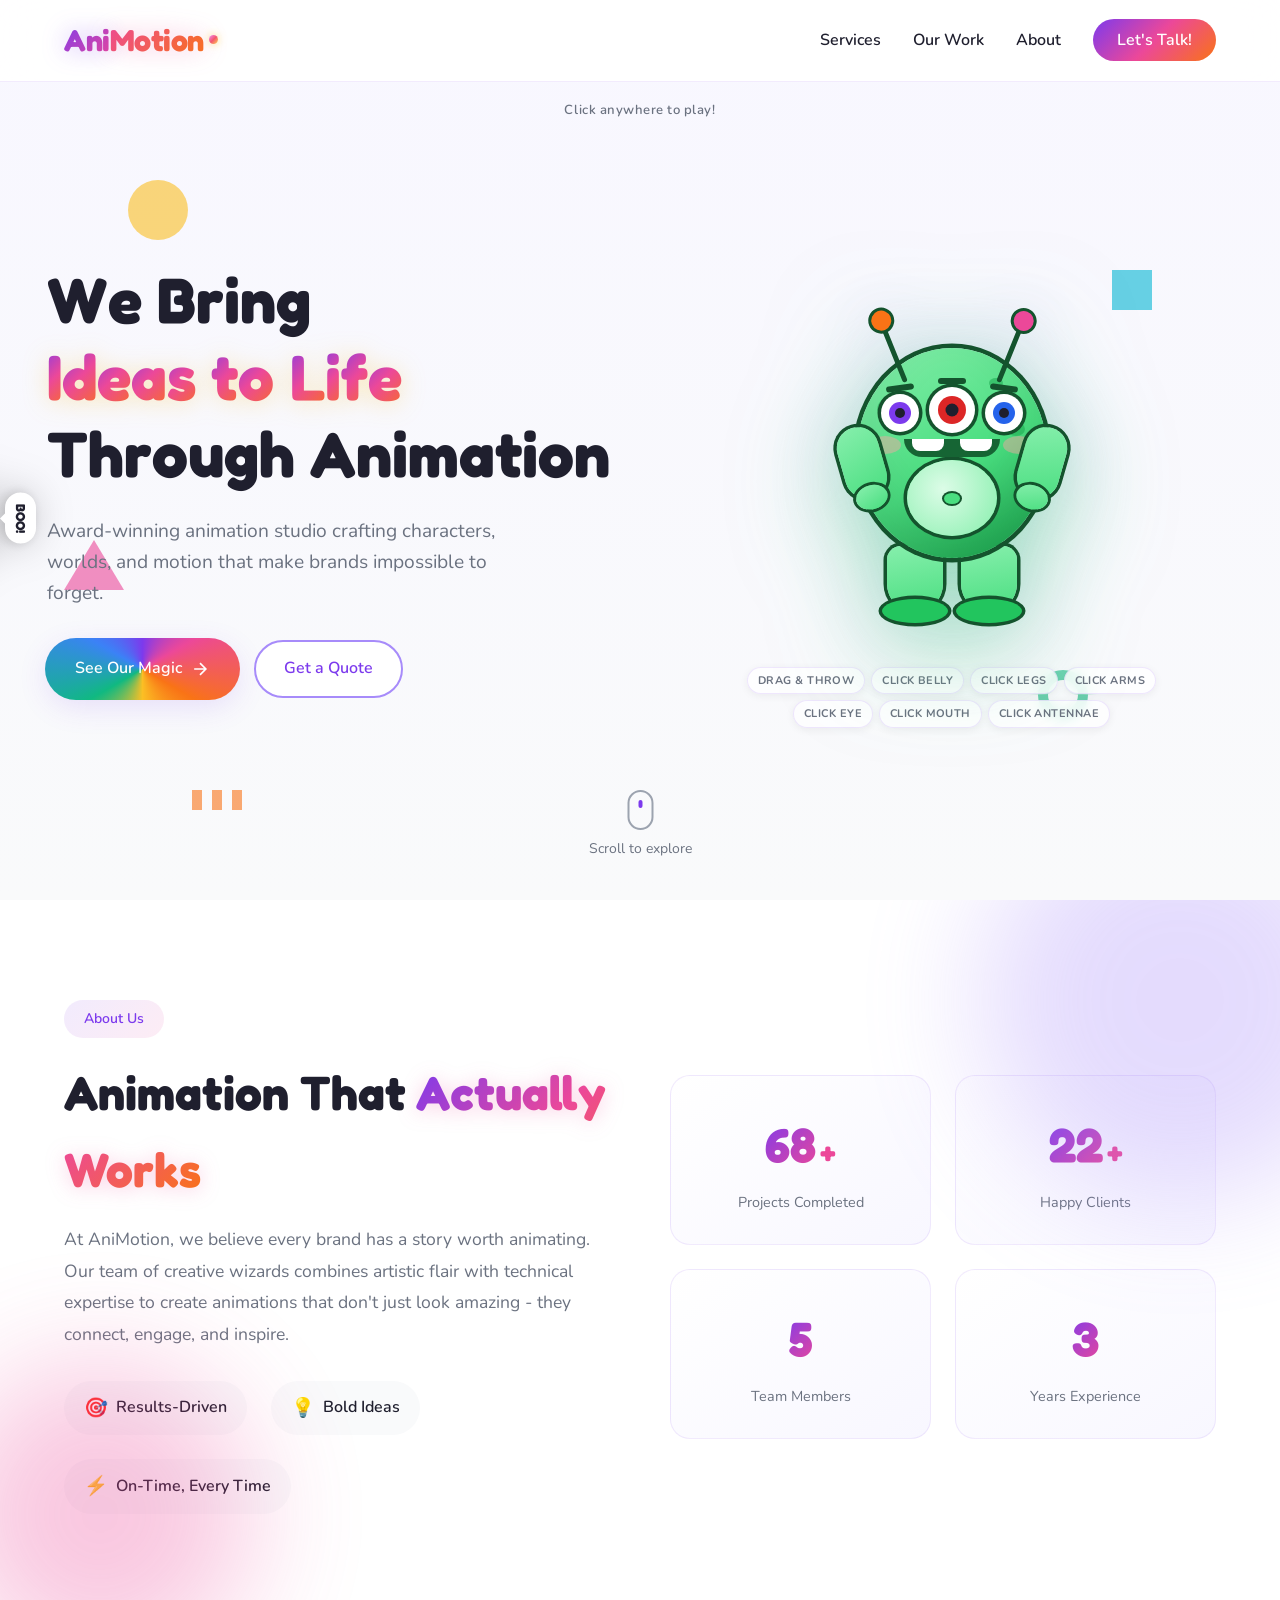
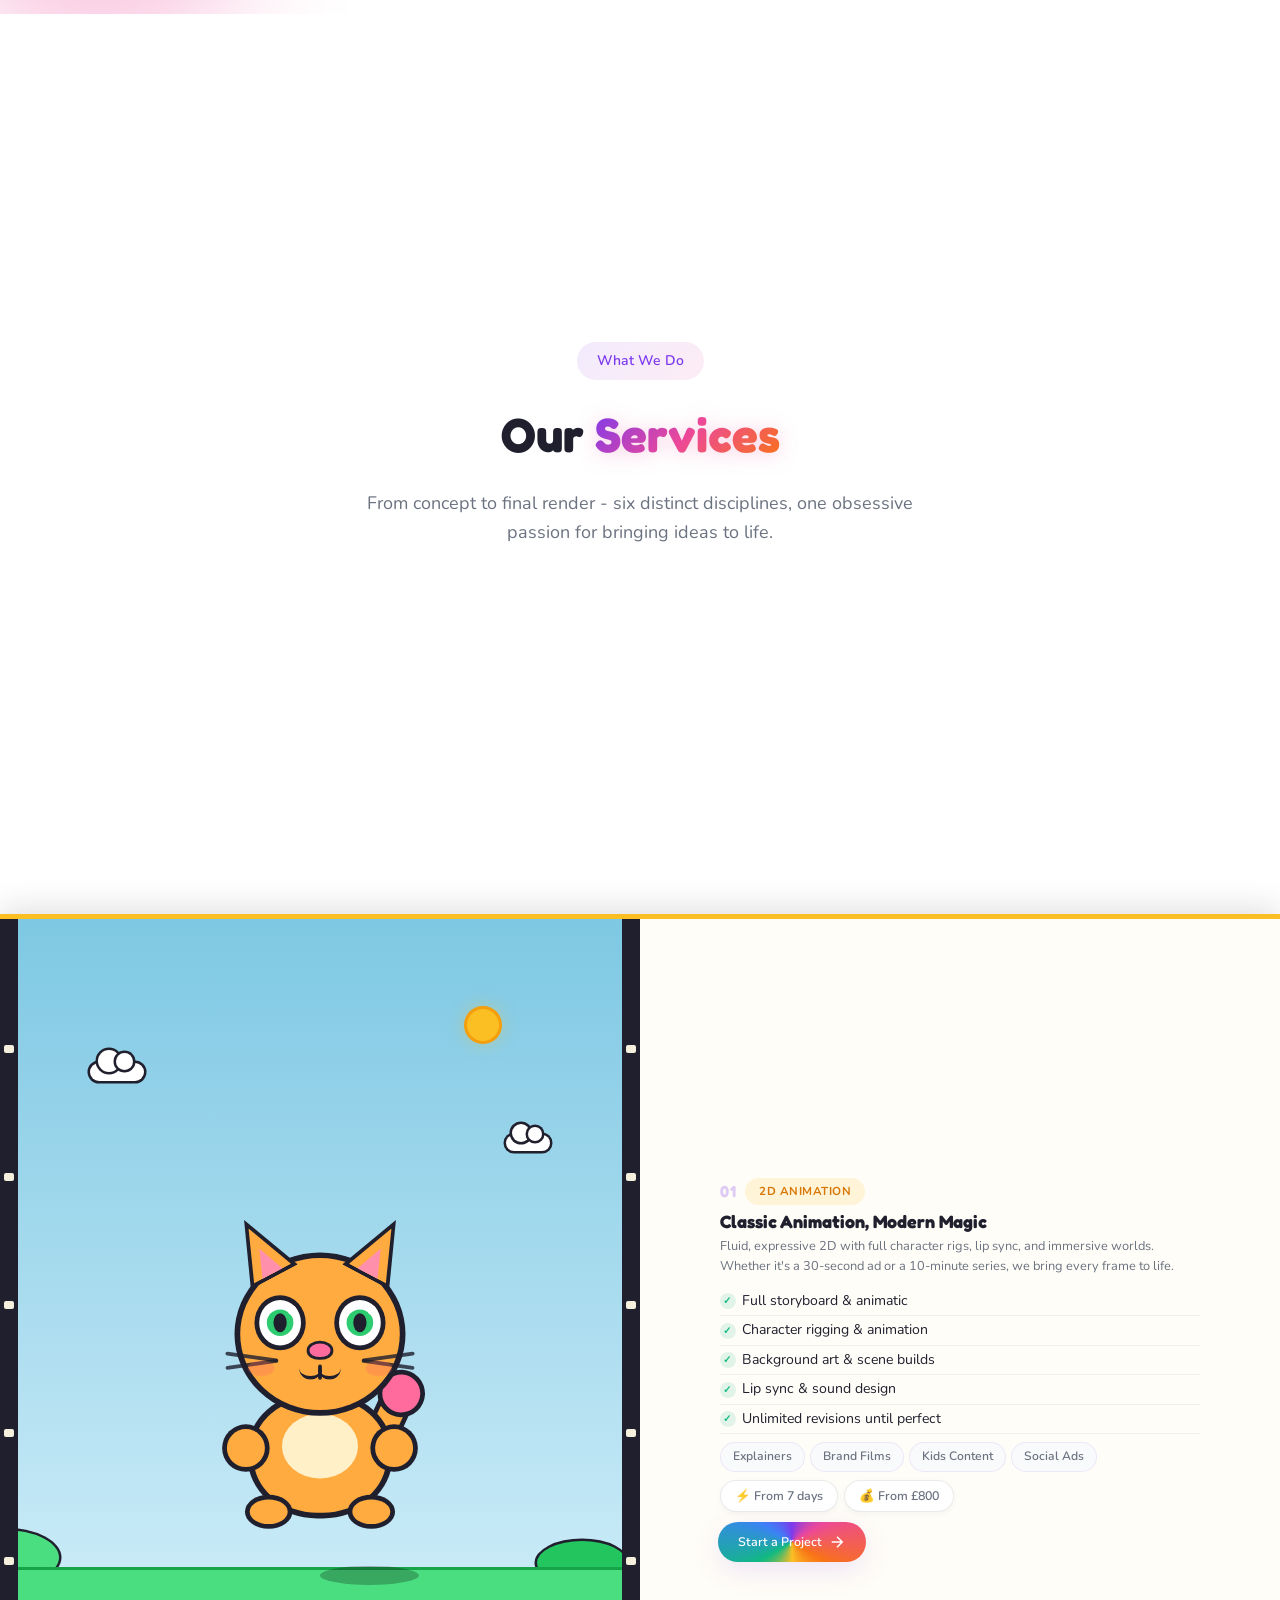
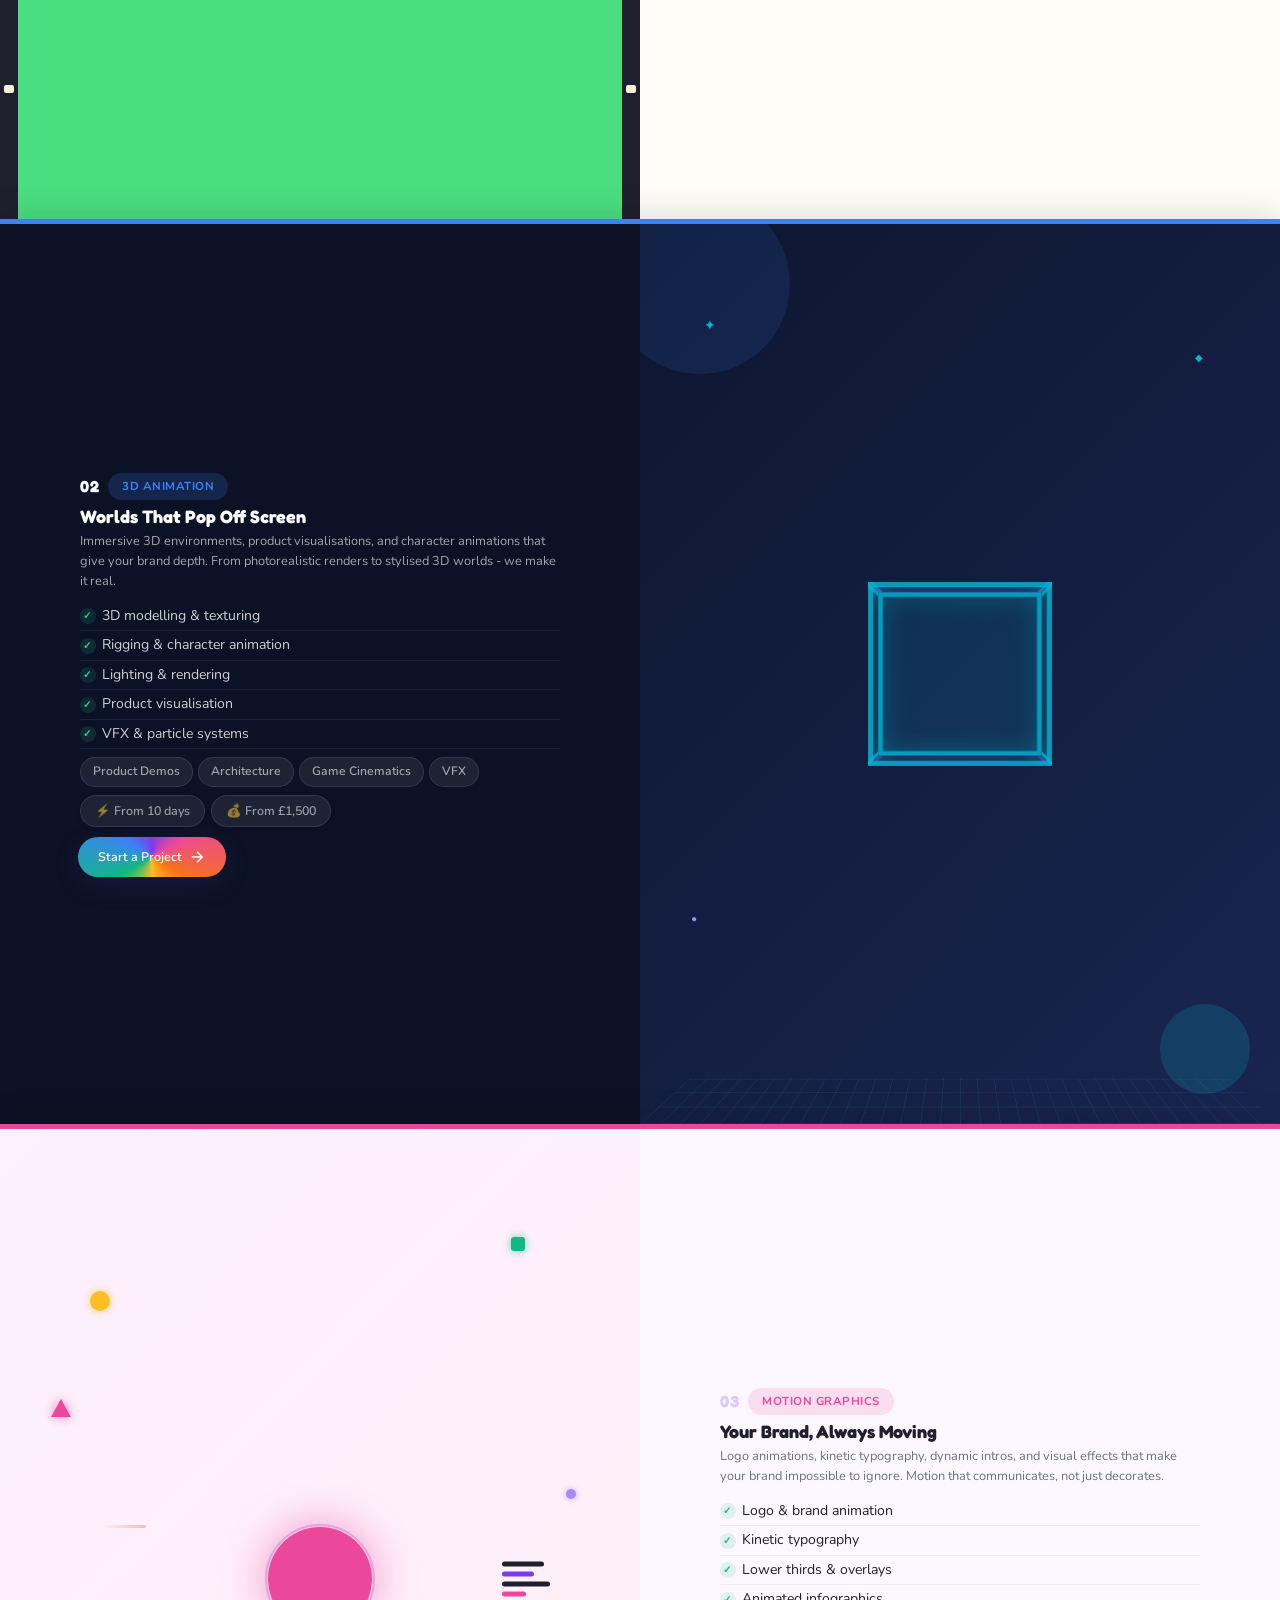
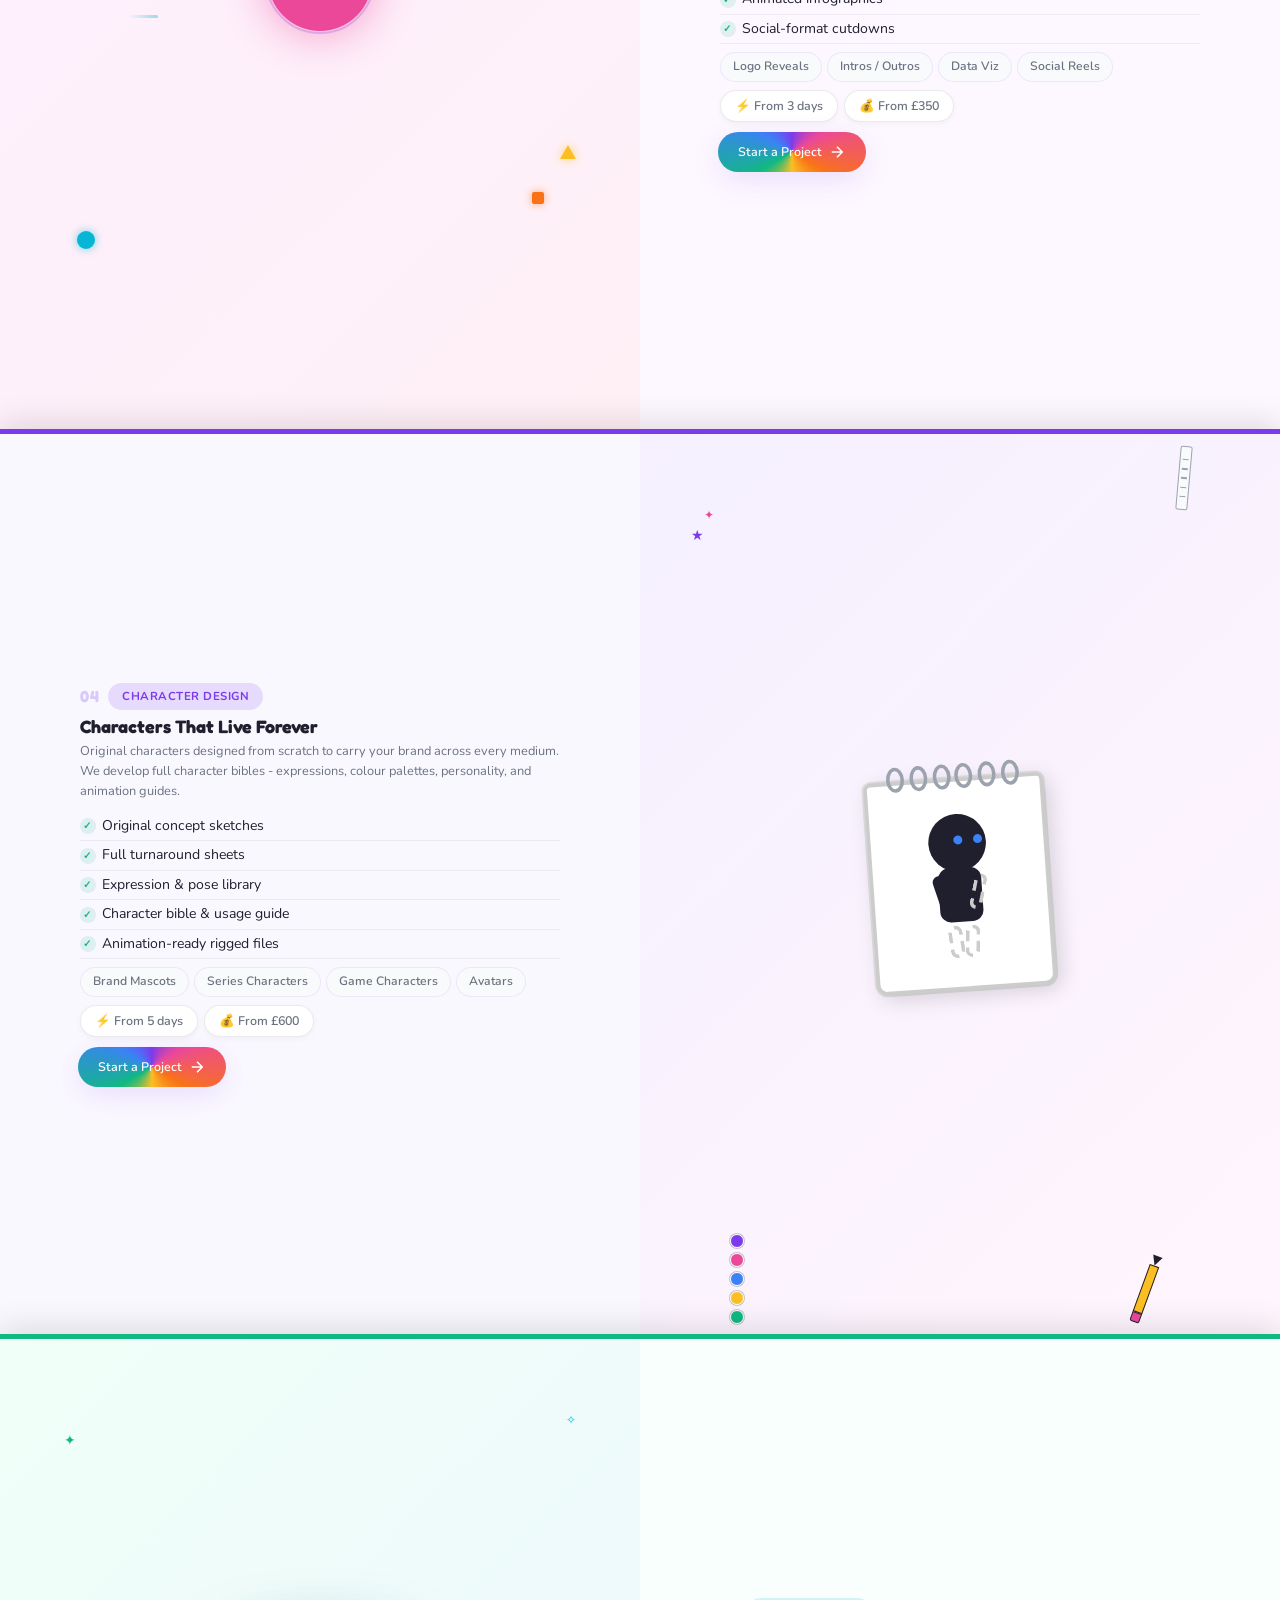
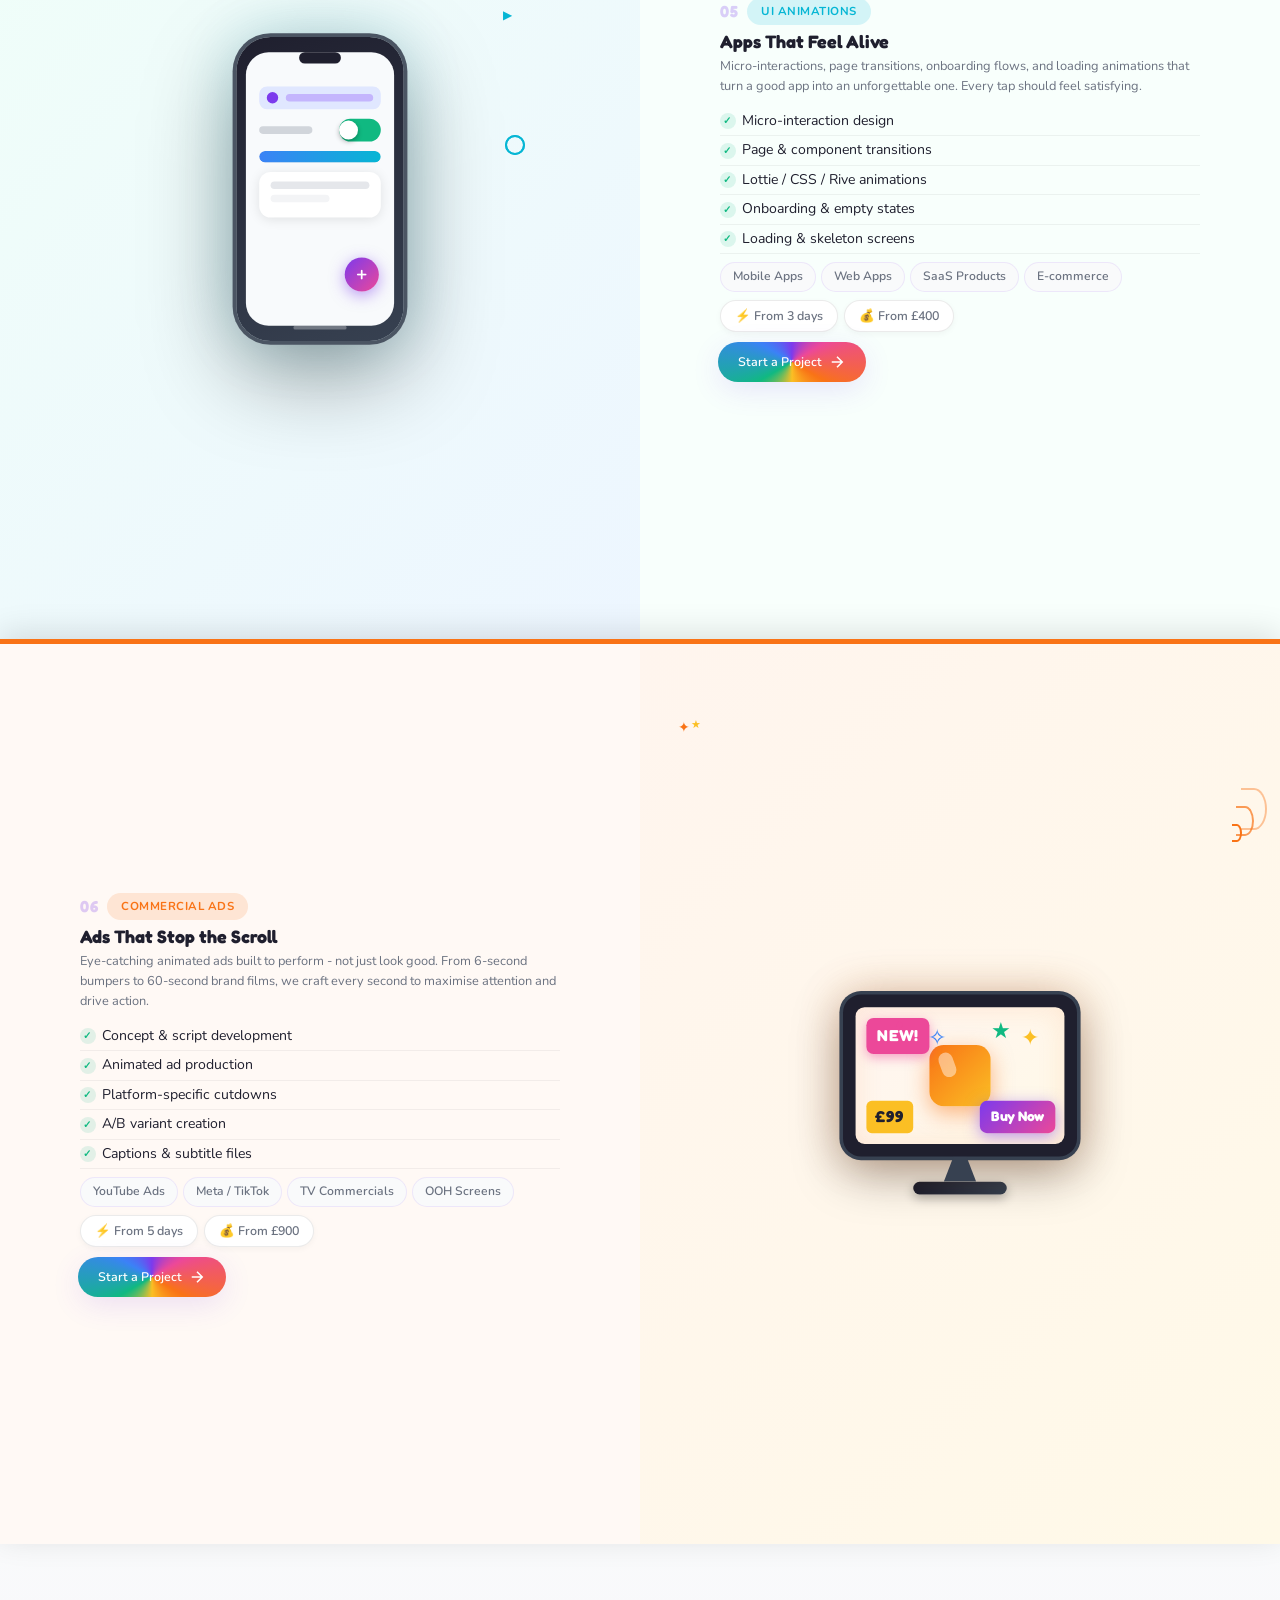
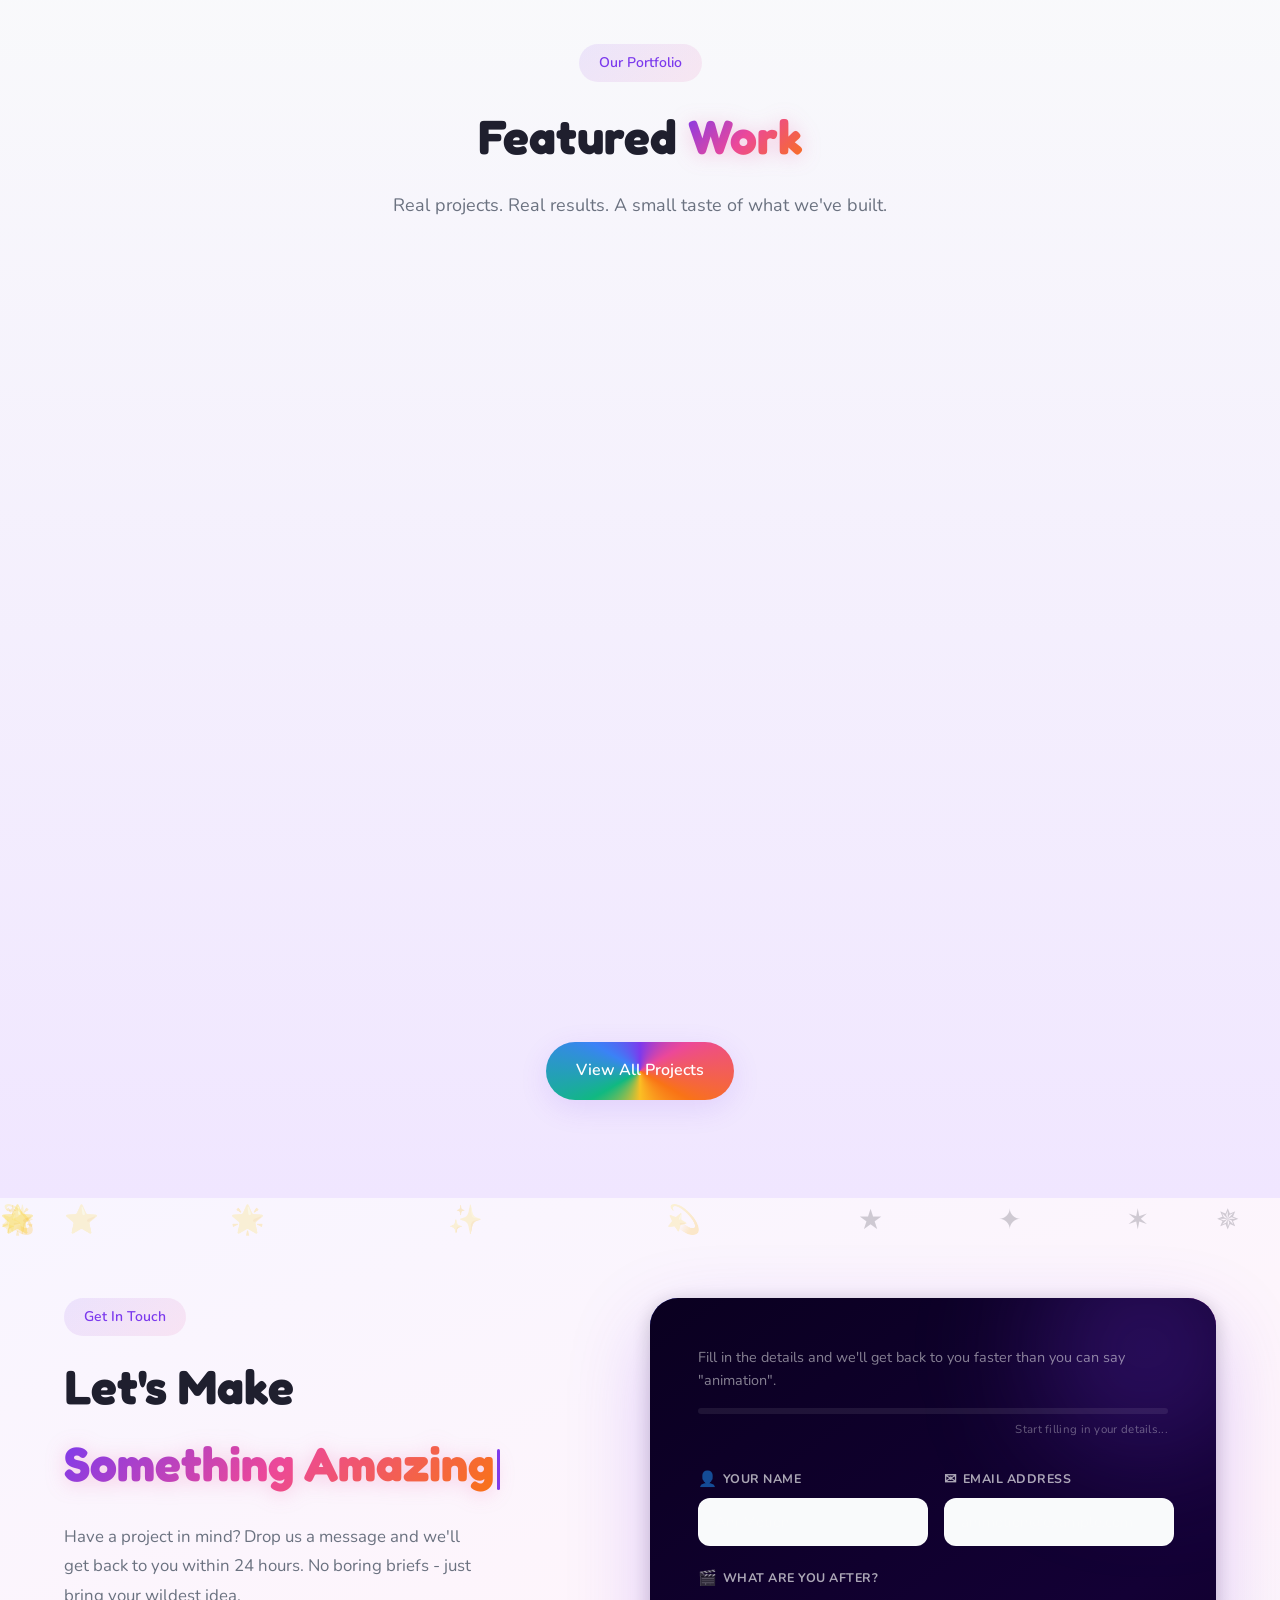
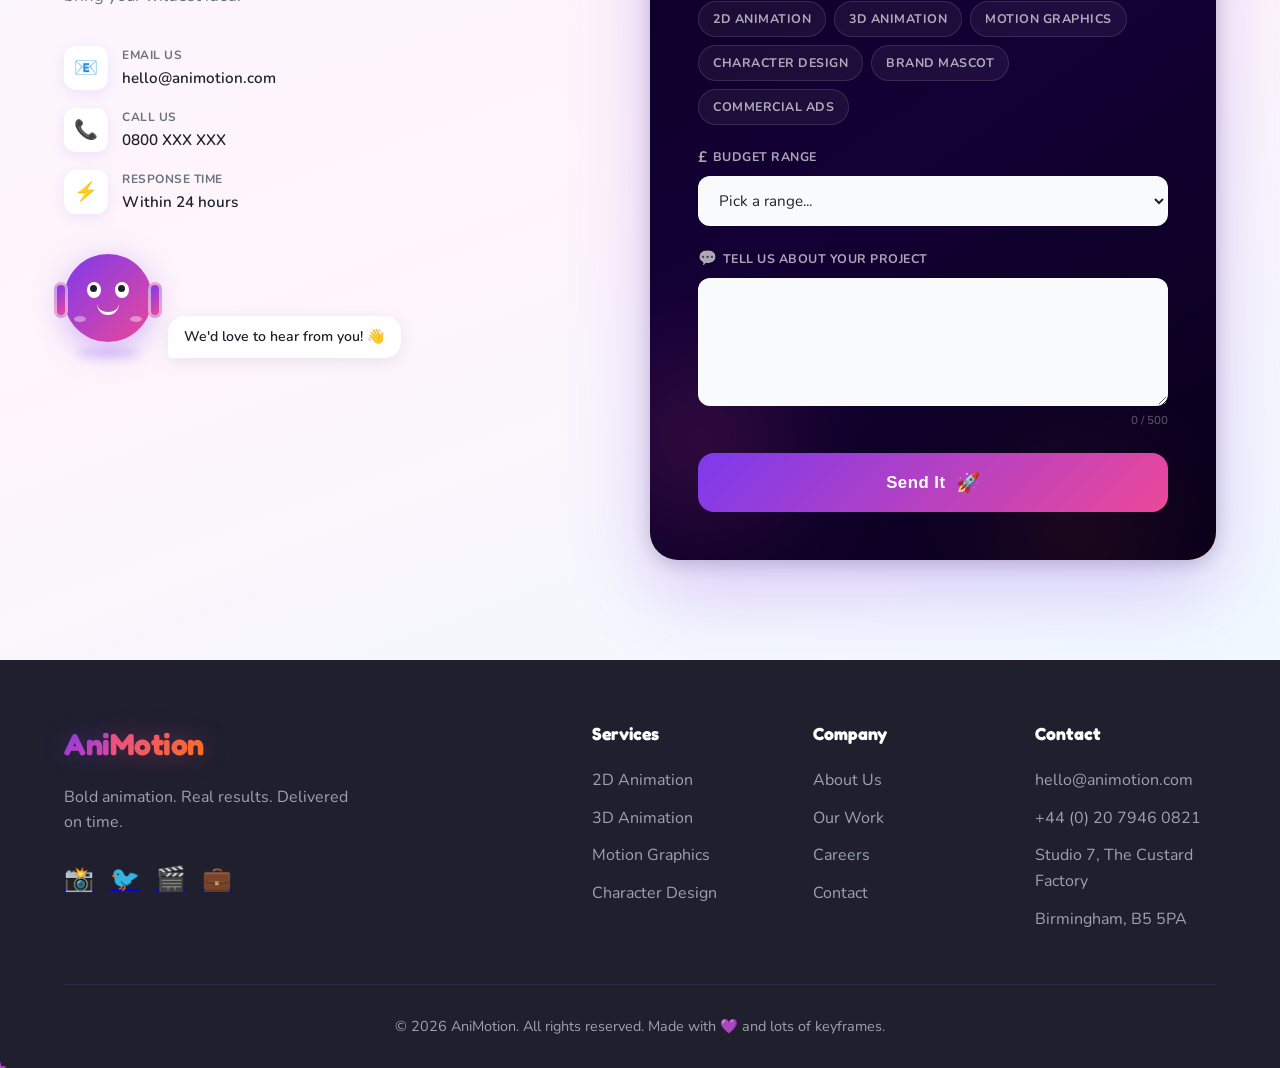
<file: index.html>
<!DOCTYPE html>
<html lang="en">
<head>
    <meta charset="UTF-8">
    <meta name="viewport" content="width=device-width, initial-scale=1.0">
    <title>AniMotion | Bringing Ideas to Life</title>
    <link rel="icon" type="image/svg+xml" href="favicon.svg">
    <link rel="stylesheet" href="styles.css">
    <link rel="preconnect" href="https://fonts.googleapis.com">
    <link rel="preconnect" href="https://fonts.gstatic.com" crossorigin>
    <link href="https://fonts.googleapis.com/css2?family=Fredoka:wght@400;500;600;700&family=Nunito:wght@400;600;700&display=swap" rel="stylesheet">
</head>
<body>
    <!-- Navigation -->
    <nav class="navbar">
        <div class="nav-container">
            <a href="#" class="logo">
                <span class="logo-ani">Ani</span><span class="logo-motion">Motion</span>
                <div class="logo-dot"></div>
            </a>
            <ul class="nav-links">
                <li><a href="#services">Services</a></li>
                <li><a href="#work">Our Work</a></li>
                <li><a href="#about">About</a></li>
                <li><a href="#contact" class="btn-nav">Let's Talk!</a></li>
            </ul>
            <div class="hamburger">
                <span></span>
                <span></span>
                <span></span>
            </div>
        </div>
    </nav>

    <!-- Hero Section with Image Reveal -->
    <section class="hero">
        <div class="hero-content">
            <div class="hero-text">
                <div class="mobile-play-hint">Click anywhere to play!</div>
                <h1 class="hero-title">
                    <span class="title-line">We Bring</span>
                    <span class="title-line highlight">Ideas to Life</span>
                    <span class="title-line">Through Animation</span>
                </h1>
                <p class="hero-subtitle">Award-winning animation studio crafting characters, worlds, and motion that make brands impossible to forget.</p>
                <div class="hero-buttons">
                    <a href="#work" class="btn btn-primary">
                        <span>See Our Magic</span>
                        <svg class="btn-arrow" viewBox="0 0 24 24" fill="none" stroke="currentColor" stroke-width="2">
                            <path d="M5 12h14M12 5l7 7-7 7"/>
                        </svg>
                    </a>
                    <a href="#contact" class="btn btn-secondary">Get a Quote</a>
                </div>
            </div>

            <!-- Interactive Alien -->
            <div class="hero-visual alien-stage" id="alienStage">
                <div class="alien" id="alien">
                    <!-- Speech bubble -->
                    <div class="alien-speech" id="alienSpeech"><span id="alienSpeechText"></span></div>
                    <!-- Body -->
                    <div class="alien-body">
                        <!-- Antennae (different ball colours) -->
                        <div class="alien-ant alien-ant-l"><div class="alien-ant-ball aab-l" id="alienAntL"></div></div>
                        <div class="alien-ant alien-ant-r"><div class="alien-ant-ball aab-r" id="alienAntR"></div></div>
                        <!-- Body spots -->
                        <div class="alien-spot as-1"></div>
                        <div class="alien-spot as-2"></div>
                        <div class="alien-spot as-3"></div>
                        <!-- Eyes (each has a brow + coloured iris) -->
                        <div class="alien-eyes">
                            <div class="alien-eye ae-l">
                                <div class="alien-brow"></div>
                                <div class="ae-iris"></div><div class="ae-shine"></div>
                                <div class="ae-drop ae-drop-1"></div>
                                <div class="ae-drop ae-drop-2"></div>
                                <div class="ae-drop ae-drop-3"></div>
                            </div>
                            <div class="alien-eye ae-c" id="alienEyeC">
                                <div class="alien-brow"></div>
                                <div class="ae-iris"></div><div class="ae-shine"></div>
                            </div>
                            <div class="alien-eye ae-r">
                                <div class="alien-brow"></div>
                                <div class="ae-iris"></div><div class="ae-shine"></div>
                                <div class="ae-drop ae-drop-1"></div>
                                <div class="ae-drop ae-drop-2"></div>
                                <div class="ae-drop ae-drop-3"></div>
                            </div>
                        </div>
                        <!-- Blush -->
                        <div class="alien-blush ab-l"></div>
                        <div class="alien-blush ab-r"></div>
                        <!-- Mouth + 2 teeth -->
                        <div class="alien-mouth" id="alienMouth">
                            <div class="alien-tooth"></div>
                            <div class="alien-tooth"></div>
                            <div class="alien-tongue"></div>
                        </div>
                        <!-- Belly (clickable) -->
                        <div class="alien-belly" id="alienBelly"><div class="alien-navel"></div></div>
                        <!-- Arms (clickable - wave) -->
                        <div class="alien-arm alien-arm-l" id="alienArmL"></div>
                        <div class="alien-arm alien-arm-r" id="alienArmR"></div>
                    </div>
                    <!-- Legs (clickable) -->
                    <div class="alien-legs" id="alienLegs">
                        <div class="alien-leg alien-leg-l"></div>
                        <div class="alien-leg alien-leg-r"></div>
                    </div>
                </div>
                <div class="alien-hint">
                    <span>drag &amp; throw</span>
                    <span>click belly</span>
                    <span>click legs</span>
                    <span>click arms</span>
                    <span>click eye</span>
                    <span>click mouth</span>
                    <span>click antennae</span>
                </div>
            </div>
        </div>

        <!-- Floating Elements -->
        <div class="floating-shapes">
            <div class="shape circle"></div>
            <div class="shape triangle"></div>
            <div class="shape square"></div>
            <div class="shape donut"></div>
            <div class="shape zigzag"></div>
        </div>

        <!-- Scroll Indicator -->
        <div class="scroll-indicator">
            <div class="mouse">
                <div class="wheel"></div>
            </div>
            <span>Scroll to explore</span>
        </div>
    </section>

    <!-- About/Stats Section -->
    <section id="about" class="about">
        <div class="container">
            <div class="about-content">
                <div class="about-text">
                    <span class="section-tag">About Us</span>
                    <h2 class="section-title">Animation That <span class="highlight">Actually Works</span></h2>
                    <p>At AniMotion, we believe every brand has a story worth animating. Our team of creative wizards combines artistic flair with technical expertise to create animations that don't just look amazing - they connect, engage, and inspire.</p>
                    <div class="about-features">
                        <div class="feature">
                            <span class="feature-icon">🎯</span>
                            <span>Results-Driven</span>
                        </div>
                        <div class="feature">
                            <span class="feature-icon">💡</span>
                            <span>Bold Ideas</span>
                        </div>
                        <div class="feature">
                            <span class="feature-icon">⚡</span>
                            <span>On-Time, Every Time</span>
                        </div>
                    </div>
                </div>
                <div class="stats-grid">
                    <div class="stat-card">
                        <span class="stat-number" data-target="150">0</span>
                        <span class="stat-plus">+</span>
                        <span class="stat-label">Projects Completed</span>
                    </div>
                    <div class="stat-card">
                        <span class="stat-number" data-target="50">0</span>
                        <span class="stat-plus">+</span>
                        <span class="stat-label">Happy Clients</span>
                    </div>
                    <div class="stat-card">
                        <span class="stat-number" data-target="12">0</span>
                        <span class="stat-label">Team Members</span>
                    </div>
                    <div class="stat-card">
                        <span class="stat-number" data-target="8">0</span>
                        <span class="stat-label">Years Experience</span>
                    </div>
                </div>
            </div>
        </div>

        <!-- Animated Background Elements -->
        <div class="about-shapes">
            <div class="shape-blob blob-1"></div>
            <div class="shape-blob blob-2"></div>
        </div>
    </section>

    <!-- Services Section -->
    <section id="services" class="services">
        <div class="container">
            <div class="section-header">
                <span class="section-tag">What We Do</span>
                <h2 class="section-title">Our <span class="highlight">Services</span></h2>
                <p class="section-subtitle">From concept to final render - six distinct disciplines, one obsessive passion for bringing ideas to life.</p>
            </div>
        </div>

        <!-- 1. 2D Animation -->
        <div class="svc-row svc-row--2d reveal-left">
            <div class="svc-row__demo">
                <div class="svc-orb so1"></div>
                <div class="svc-orb so2"></div>
                <div class="art-scene">
                    <!-- Film strip borders -->
                    <div class="art-film-l">
                        <div class="art-perf"></div><div class="art-perf"></div><div class="art-perf"></div>
                        <div class="art-perf"></div><div class="art-perf"></div><div class="art-perf"></div>
                    </div>
                    <div class="art-film-r">
                        <div class="art-perf"></div><div class="art-perf"></div><div class="art-perf"></div>
                        <div class="art-perf"></div><div class="art-perf"></div><div class="art-perf"></div>
                    </div>
                    <!-- Immersive world background -->
                    <div class="art-world">
                        <div class="art-sky"></div>
                        <div class="art-sun"></div>
                        <div class="art-cloud art-c1"></div>
                        <div class="art-cloud art-c2"></div>
                        <div class="art-hill art-h1"></div>
                        <div class="art-hill art-h2"></div>
                        <div class="art-ground"></div>
                    </div>
                    <!-- Onion skin: previous frame ghost -->
                    <div class="art-onion">
                        <div class="ao-head"></div>
                        <div class="ao-body">
                            <div class="ao-arm ao-al"></div>
                            <div class="ao-arm ao-ar"></div>
                            <div class="ao-leg ao-ll"></div>
                            <div class="ao-leg ao-lr"></div>
                        </div>
                    </div>
                    <!-- Main character running -->
                    <div class="ct-cat">
                        <!-- Head - ears are inside, absolutely positioned to sit on top -->
                        <div class="ct-head">
                            <div class="ct-ear ct-ear-l"><div class="ct-ear-in"></div></div>
                            <div class="ct-ear ct-ear-r"><div class="ct-ear-in"></div></div>
                            <div class="ct-eye ct-eye-l"><div class="ct-iris"></div><div class="ct-shine"></div></div>
                            <div class="ct-eye ct-eye-r"><div class="ct-iris"></div><div class="ct-shine"></div></div>
                            <div class="ct-nose"></div>
                            <div class="ct-mouth"></div>
                            <div class="ct-wh ct-wh1"></div>
                            <div class="ct-wh ct-wh2"></div>
                            <div class="ct-wh ct-wh3"></div>
                            <div class="ct-wh ct-wh4"></div>
                            <div class="ct-blush ct-bl-l"></div>
                            <div class="ct-blush ct-bl-r"></div>
                        </div>
                        <!-- Tail - before body in DOM so it renders behind -->
                        <div class="ct-tail"><div class="ct-tail-tip"></div></div>
                        <!-- Body - paws and feet inside -->
                        <div class="ct-body">
                            <div class="ct-belly"></div>
                            <div class="ct-paw ct-paw-l"></div>
                            <div class="ct-paw ct-paw-r"></div>
                            <div class="ct-foot ct-foot-l"></div>
                            <div class="ct-foot ct-foot-r"></div>
                        </div>
                        <!-- Shadow -->
                        <div class="art-shadow"></div>
                    </div>
                    <!-- Frame counter -->
                    <div class="art-frame">● REC &nbsp;<span class="art-fnum">12</span><span style="opacity:.5">/24</span></div>
                </div>
            </div>
            <div class="svc-row__info">
                <div class="svc-num-wrap">
                    <span class="svc-num">01</span>
                    <span class="svc-pill svc-pill--yellow">2D Animation</span>
                </div>
                <h3 class="svc-title">Classic Animation, <span class="highlight">Modern Magic</span></h3>
                <p class="svc-desc">Fluid, expressive 2D with full character rigs, lip sync, and immersive worlds. Whether it's a 30-second ad or a 10-minute series, we bring every frame to life.</p>
                <ul class="svc-includes">
                    <li>Full storyboard &amp; animatic</li>
                    <li>Character rigging &amp; animation</li>
                    <li>Background art &amp; scene builds</li>
                    <li>Lip sync &amp; sound design</li>
                    <li>Unlimited revisions until perfect</li>
                </ul>
                <div class="svc-tags">
                    <span class="svc-tag">Explainers</span>
                    <span class="svc-tag">Brand Films</span>
                    <span class="svc-tag">Kids Content</span>
                    <span class="svc-tag">Social Ads</span>
                </div>
                <div class="svc-meta">
                    <span class="svc-meta-item">⚡ From 7 days</span>
                    <span class="svc-meta-item">💰 From £800</span>
                </div>
                <a href="#contact" class="btn btn-primary svc-cta">
                    <span>Start a Project</span>
                    <svg viewBox="0 0 24 24" fill="none" stroke="currentColor" stroke-width="2" width="18" height="18"><path d="M5 12h14M12 5l7 7-7 7"/></svg>
                </a>
            </div>
        </div>

        <!-- 2. 3D Animation (flip) -->
        <div class="svc-row svc-row--3d svc-row--flip reveal-right">
            <div class="svc-row__demo">
                <div class="svc-orb so3"></div>
                <div class="svc-orb so4"></div>
                <div class="bot-scene">
                    <!-- Grid floor -->
                    <div class="bot-grid-floor"></div>
                    <!-- 3D CSS Cube centrepiece -->
                    <div class="bot-cube-wrap">
                        <div class="bot-cube">
                            <div class="bot-face bot-front"></div>
                            <div class="bot-face bot-back"></div>
                            <div class="bot-face bot-left"></div>
                            <div class="bot-face bot-right"></div>
                            <div class="bot-face bot-top"></div>
                            <div class="bot-face bot-bottom"></div>
                        </div>
                    </div>
                    <!-- Small character peeking beside cube -->
                    <div class="bot-peek" style="display:none">
                        <div class="bot-peek-head">
                            <div class="bot-peek-eye bot-peek-el"></div>
                            <div class="bot-peek-eye bot-peek-er"></div>
                        </div>
                    </div>
                    <span class="bot-sp bot-sp1">✦</span>
                    <span class="bot-sp bot-sp2">◆</span>
                    <span class="bot-sp bot-sp3">●</span>
                </div>
            </div>
            <div class="svc-row__info">
                <div class="svc-num-wrap">
                    <span class="svc-num">02</span>
                    <span class="svc-pill svc-pill--blue">3D Animation</span>
                </div>
                <h3 class="svc-title">Worlds That <span class="highlight">Pop Off Screen</span></h3>
                <p class="svc-desc">Immersive 3D environments, product visualisations, and character animations that give your brand depth. From photorealistic renders to stylised 3D worlds - we make it real.</p>
                <ul class="svc-includes">
                    <li>3D modelling &amp; texturing</li>
                    <li>Rigging &amp; character animation</li>
                    <li>Lighting &amp; rendering</li>
                    <li>Product visualisation</li>
                    <li>VFX &amp; particle systems</li>
                </ul>
                <div class="svc-tags">
                    <span class="svc-tag">Product Demos</span>
                    <span class="svc-tag">Architecture</span>
                    <span class="svc-tag">Game Cinematics</span>
                    <span class="svc-tag">VFX</span>
                </div>
                <div class="svc-meta">
                    <span class="svc-meta-item">⚡ From 10 days</span>
                    <span class="svc-meta-item">💰 From £1,500</span>
                </div>
                <a href="#contact" class="btn btn-primary svc-cta">
                    <span>Start a Project</span>
                    <svg viewBox="0 0 24 24" fill="none" stroke="currentColor" stroke-width="2" width="18" height="18"><path d="M5 12h14M12 5l7 7-7 7"/></svg>
                </a>
            </div>
        </div>

        <!-- 3. Motion Graphics -->
        <div class="svc-row svc-row--mg reveal-left">
            <div class="svc-row__demo">
                <div class="hero-scene">
                    <!-- Central morphing shape -->
                    <div class="mot-center"></div>
                    <!-- Orbiting / flying shapes -->
                    <div class="mot-shape mot-s1"></div>
                    <div class="mot-shape mot-s2"></div>
                    <div class="mot-shape mot-s3"></div>
                    <div class="mot-tri mot-t1"></div>
                    <div class="mot-tri mot-t2"></div>
                    <div class="mot-shape mot-s4"></div>
                    <div class="mot-shape mot-s5"></div>
                    <div class="mot-ring mot-r1"></div>
                    <div class="mot-ring mot-r2"></div>
                    <!-- Kinetic type lines -->
                    <div class="mot-type-block">
                        <div class="mot-line mot-line1"></div>
                        <div class="mot-line mot-line2"></div>
                        <div class="mot-line mot-line3"></div>
                        <div class="mot-line mot-line4"></div>
                    </div>
                    <!-- Motion trails -->
                    <div class="mot-trail mot-tr1"></div>
                    <div class="mot-trail mot-tr2"></div>
                </div>
            </div>
            <div class="svc-row__info">
                <div class="svc-num-wrap">
                    <span class="svc-num">03</span>
                    <span class="svc-pill svc-pill--pink">Motion Graphics</span>
                </div>
                <h3 class="svc-title">Your Brand, <span class="highlight">Always Moving</span></h3>
                <p class="svc-desc">Logo animations, kinetic typography, dynamic intros, and visual effects that make your brand impossible to ignore. Motion that communicates, not just decorates.</p>
                <ul class="svc-includes">
                    <li>Logo &amp; brand animation</li>
                    <li>Kinetic typography</li>
                    <li>Lower thirds &amp; overlays</li>
                    <li>Animated infographics</li>
                    <li>Social-format cutdowns</li>
                </ul>
                <div class="svc-tags">
                    <span class="svc-tag">Logo Reveals</span>
                    <span class="svc-tag">Intros / Outros</span>
                    <span class="svc-tag">Data Viz</span>
                    <span class="svc-tag">Social Reels</span>
                </div>
                <div class="svc-meta">
                    <span class="svc-meta-item">⚡ From 3 days</span>
                    <span class="svc-meta-item">💰 From £350</span>
                </div>
                <a href="#contact" class="btn btn-primary svc-cta">
                    <span>Start a Project</span>
                    <svg viewBox="0 0 24 24" fill="none" stroke="currentColor" stroke-width="2" width="18" height="18"><path d="M5 12h14M12 5l7 7-7 7"/></svg>
                </a>
            </div>
        </div>

        <!-- 4. Character Design (flip) -->
        <div class="svc-row svc-row--char svc-row--flip reveal-right">
            <div class="svc-row__demo">
                <div class="cat-scene">
                    <!-- Sketchpad -->
                    <div class="skp-pad">
                        <!-- Spiral binding -->
                        <div class="skp-spiral">
                            <div class="skp-ring"></div><div class="skp-ring"></div><div class="skp-ring"></div>
                            <div class="skp-ring"></div><div class="skp-ring"></div><div class="skp-ring"></div>
                        </div>
                        <!-- Character being drawn: finished parts solid, unfinished dashed -->
                        <div class="skp-char">
                            <div class="skp-char-head skp-done"></div>
                            <div class="skp-char-eye skp-el skp-done"></div>
                            <div class="skp-char-eye skp-er skp-done"></div>
                            <div class="skp-char-smile skp-done"></div>
                            <div class="skp-char-body skp-done"></div>
                            <div class="skp-char-arm skp-arm-l skp-done"></div>
                            <div class="skp-char-arm skp-arm-r skp-wip"></div>
                            <div class="skp-char-leg skp-leg-l skp-wip"></div>
                            <div class="skp-char-leg skp-leg-r skp-wip"></div>
                        </div>
                    </div>
                    <!-- Pencil leaning against pad -->
                    <div class="skp-pencil">
                        <div class="skp-pencil-tip"></div>
                        <div class="skp-pencil-body"></div>
                        <div class="skp-pencil-eraser"></div>
                    </div>
                    <!-- Colour swatches -->
                    <div class="skp-swatches">
                        <div class="skp-swatch" style="background:#7C3AED"></div>
                        <div class="skp-swatch" style="background:#EC4899"></div>
                        <div class="skp-swatch" style="background:#3B82F6"></div>
                        <div class="skp-swatch" style="background:#FBBF24"></div>
                        <div class="skp-swatch" style="background:#10B981"></div>
                    </div>
                    <!-- Ruler -->
                    <div class="skp-ruler">
                        <div class="skp-tick"></div><div class="skp-tick"></div><div class="skp-tick"></div>
                        <div class="skp-tick"></div><div class="skp-tick"></div>
                    </div>
                    <span class="cat-sp cat-sp1">★</span>
                    <span class="cat-sp cat-sp2">✦</span>
                </div>
            </div>
            <div class="svc-row__info">
                <div class="svc-num-wrap">
                    <span class="svc-num">04</span>
                    <span class="svc-pill svc-pill--purple">Character Design</span>
                </div>
                <h3 class="svc-title">Characters That <span class="highlight">Live Forever</span></h3>
                <p class="svc-desc">Original characters designed from scratch to carry your brand across every medium. We develop full character bibles - expressions, colour palettes, personality, and animation guides.</p>
                <ul class="svc-includes">
                    <li>Original concept sketches</li>
                    <li>Full turnaround sheets</li>
                    <li>Expression &amp; pose library</li>
                    <li>Character bible &amp; usage guide</li>
                    <li>Animation-ready rigged files</li>
                </ul>
                <div class="svc-tags">
                    <span class="svc-tag">Brand Mascots</span>
                    <span class="svc-tag">Series Characters</span>
                    <span class="svc-tag">Game Characters</span>
                    <span class="svc-tag">Avatars</span>
                </div>
                <div class="svc-meta">
                    <span class="svc-meta-item">⚡ From 5 days</span>
                    <span class="svc-meta-item">💰 From £600</span>
                </div>
                <a href="#contact" class="btn btn-primary svc-cta">
                    <span>Start a Project</span>
                    <svg viewBox="0 0 24 24" fill="none" stroke="currentColor" stroke-width="2" width="18" height="18"><path d="M5 12h14M12 5l7 7-7 7"/></svg>
                </a>
            </div>
        </div>

        <!-- 5. UI Animations -->
        <div class="svc-row svc-row--ui reveal-left">
            <div class="svc-row__demo">
                <div class="bun-scene">
                    <!-- Phone frame -->
                    <div class="ui-phone">
                        <div class="ui-notch"></div>
                        <div class="ui-screen">
                            <!-- Header bar -->
                            <div class="ui-header">
                                <div class="ui-header-dot"></div>
                                <div class="ui-header-title"></div>
                            </div>
                            <!-- Toggle switch -->
                            <div class="ui-toggle-row">
                                <div class="ui-toggle-label"></div>
                                <div class="ui-toggle">
                                    <div class="ui-toggle-knob"></div>
                                </div>
                            </div>
                            <!-- Progress bar -->
                            <div class="ui-progress-track">
                                <div class="ui-progress-fill"></div>
                            </div>
                            <!-- Sliding card -->
                            <div class="ui-card">
                                <div class="ui-card-line"></div>
                                <div class="ui-card-line ui-card-line--short"></div>
                            </div>
                            <!-- Floating action button -->
                            <div class="ui-fab">+</div>
                        </div>
                        <div class="ui-home-bar"></div>
                    </div>
                    <!-- Cursor outside phone -->
                    <div class="ui-cursor">&#9654;</div>
                    <!-- Click ripple -->
                    <div class="ui-ripple ui-ripple-1"></div>
                    <div class="ui-ripple ui-ripple-2"></div>
                    <span class="bun-sp bun-sp1">✦</span>
                    <span class="bun-sp bun-sp2">✧</span>
                </div>
            </div>
            <div class="svc-row__info">
                <div class="svc-num-wrap">
                    <span class="svc-num">05</span>
                    <span class="svc-pill svc-pill--cyan">UI Animations</span>
                </div>
                <h3 class="svc-title">Apps That <span class="highlight">Feel Alive</span></h3>
                <p class="svc-desc">Micro-interactions, page transitions, onboarding flows, and loading animations that turn a good app into an unforgettable one. Every tap should feel satisfying.</p>
                <ul class="svc-includes">
                    <li>Micro-interaction design</li>
                    <li>Page &amp; component transitions</li>
                    <li>Lottie / CSS / Rive animations</li>
                    <li>Onboarding &amp; empty states</li>
                    <li>Loading &amp; skeleton screens</li>
                </ul>
                <div class="svc-tags">
                    <span class="svc-tag">Mobile Apps</span>
                    <span class="svc-tag">Web Apps</span>
                    <span class="svc-tag">SaaS Products</span>
                    <span class="svc-tag">E-commerce</span>
                </div>
                <div class="svc-meta">
                    <span class="svc-meta-item">⚡ From 3 days</span>
                    <span class="svc-meta-item">💰 From £400</span>
                </div>
                <a href="#contact" class="btn btn-primary svc-cta">
                    <span>Start a Project</span>
                    <svg viewBox="0 0 24 24" fill="none" stroke="currentColor" stroke-width="2" width="18" height="18"><path d="M5 12h14M12 5l7 7-7 7"/></svg>
                </a>
            </div>
        </div>

        <!-- 6. Commercial Ads (flip) -->
        <div class="svc-row svc-row--ads svc-row--flip reveal-right">
            <div class="svc-row__demo">
                <div class="fox-scene">
                    <!-- TV / monitor frame -->
                    <div class="tv-monitor">
                        <div class="tv-bezel">
                            <div class="tv-screen">
                                <!-- Animated ad content -->
                                <div class="tv-badge">NEW!</div>
                                <div class="tv-product">
                                    <div class="tv-shine"></div>
                                </div>
                                <div class="tv-price">£99</div>
                                <div class="tv-btn">Buy Now</div>
                                <!-- Confetti -->
                                <div class="tv-conf tv-c1">✦</div>
                                <div class="tv-conf tv-c2">★</div>
                                <div class="tv-conf tv-c3">✧</div>
                                <div class="tv-conf tv-c4">●</div>
                            </div>
                        </div>
                        <!-- TV stand -->
                        <div class="tv-stand-neck"></div>
                        <div class="tv-stand-base"></div>
                    </div>
                    <!-- Broadcast signal waves -->
                    <div class="tv-signal tv-sig1"></div>
                    <div class="tv-signal tv-sig2"></div>
                    <div class="tv-signal tv-sig3"></div>
                    <span class="fox-sp fox-sp1">✦</span>
                    <span class="fox-sp fox-sp2">★</span>
                </div>
            </div>
            <div class="svc-row__info">
                <div class="svc-num-wrap">
                    <span class="svc-num">06</span>
                    <span class="svc-pill svc-pill--orange">Commercial Ads</span>
                </div>
                <h3 class="svc-title">Ads That <span class="highlight">Stop the Scroll</span></h3>
                <p class="svc-desc">Eye-catching animated ads built to perform - not just look good. From 6-second bumpers to 60-second brand films, we craft every second to maximise attention and drive action.</p>
                <ul class="svc-includes">
                    <li>Concept &amp; script development</li>
                    <li>Animated ad production</li>
                    <li>Platform-specific cutdowns</li>
                    <li>A/B variant creation</li>
                    <li>Captions &amp; subtitle files</li>
                </ul>
                <div class="svc-tags">
                    <span class="svc-tag">YouTube Ads</span>
                    <span class="svc-tag">Meta / TikTok</span>
                    <span class="svc-tag">TV Commercials</span>
                    <span class="svc-tag">OOH Screens</span>
                </div>
                <div class="svc-meta">
                    <span class="svc-meta-item">⚡ From 5 days</span>
                    <span class="svc-meta-item">💰 From £900</span>
                </div>
                <a href="#contact" class="btn btn-primary svc-cta">
                    <span>Start a Project</span>
                    <svg viewBox="0 0 24 24" fill="none" stroke="currentColor" stroke-width="2" width="18" height="18"><path d="M5 12h14M12 5l7 7-7 7"/></svg>
                </a>
            </div>
        </div>

    </section>

    <!-- Video Showcase Section -->
    <section id="work" class="work">
        <div class="container">
            <div class="section-header">
                <span class="section-tag">Our Portfolio</span>
                <h2 class="section-title">Featured <span class="highlight">Work</span></h2>
                <p class="section-subtitle">Real projects. Real results. A small taste of what we've built.</p>
            </div>

            <div class="video-grid">
                <div class="video-card featured">
                    <div class="video-thumbnail">
                        <div class="video-placeholder">
                            <svg class="vp-thumb" viewBox="0 0 800 600" xmlns="http://www.w3.org/2000/svg">
  <defs>
    <linearGradient id="s1sky" x1="0" y1="0" x2="0" y2="1"><stop offset="0%" stop-color="#0a0020"/><stop offset="100%" stop-color="#3a0078"/></linearGradient>
    <radialGradient id="s1sp" cx="50%" cy="100%" r="65%"><stop offset="0%" stop-color="#9333ea" stop-opacity="0.55"/><stop offset="100%" stop-color="#9333ea" stop-opacity="0"/></radialGradient>
  </defs>
  <rect width="800" height="600" fill="url(#s1sky)"/>
  <ellipse cx="400" cy="620" rx="400" ry="220" fill="url(#s1sp)"/>
  <!-- Stars -->
  <circle cx="80" cy="45" r="2.5" fill="white" opacity="0.9"/><circle cx="200" cy="30" r="2" fill="white" opacity="0.7"/><circle cx="350" cy="55" r="1.5" fill="white" opacity="0.8"/><circle cx="500" cy="25" r="2.5" fill="white" opacity="0.9"/><circle cx="660" cy="50" r="2" fill="white" opacity="0.7"/><circle cx="750" cy="80" r="1.5" fill="white" opacity="0.8"/><circle cx="130" cy="110" r="1.5" fill="white" opacity="0.5"/><circle cx="600" cy="100" r="2" fill="white" opacity="0.6"/><circle cx="430" cy="90" r="1" fill="white" opacity="0.4"/>
  <!-- City silhouette -->
  <rect x="0" y="395" width="800" height="205" fill="#06001a"/>
  <rect x="0"   y="340" width="55"  height="55"  fill="#06001a"/>
  <rect x="60"  y="295" width="70"  height="100" fill="#06001a"/>
  <rect x="135" y="320" width="45"  height="75"  fill="#06001a"/>
  <rect x="185" y="305" width="60"  height="90"  fill="#06001a"/>
  <rect x="250" y="350" width="40"  height="45"  fill="#06001a"/>
  <rect x="535" y="345" width="45"  height="50"  fill="#06001a"/>
  <rect x="585" y="305" width="65"  height="90"  fill="#06001a"/>
  <rect x="655" y="325" width="50"  height="70"  fill="#06001a"/>
  <rect x="710" y="300" width="55"  height="95"  fill="#06001a"/>
  <rect x="765" y="345" width="35"  height="50"  fill="#06001a"/>
  <!-- Windows -->
  <rect x="10"  y="350" width="8" height="8" rx="1" fill="#c084fc" opacity="0.7"/><rect x="24"  y="350" width="8" height="8" rx="1" fill="#f472b6" opacity="0.5"/>
  <rect x="68"  y="308" width="9" height="9" rx="1" fill="#fbbf24" opacity="0.7"/><rect x="83"  y="308" width="9" height="9" rx="1" fill="#c084fc" opacity="0.5"/><rect x="68" y="324" width="9" height="9" rx="1" fill="#f472b6" opacity="0.6"/><rect x="83" y="324" width="9" height="9" rx="1" fill="#fbbf24" opacity="0.5"/>
  <rect x="193" y="316" width="9" height="9" rx="1" fill="#c084fc" opacity="0.7"/><rect x="208" y="316" width="9" height="9" rx="1" fill="#f472b6" opacity="0.5"/>
  <rect x="593" y="316" width="9" height="9" rx="1" fill="#fbbf24" opacity="0.7"/><rect x="608" y="316" width="9" height="9" rx="1" fill="#c084fc" opacity="0.5"/><rect x="593" y="332" width="9" height="9" rx="1" fill="#f472b6" opacity="0.6"/>
  <rect x="663" y="337" width="9" height="9" rx="1" fill="#c084fc" opacity="0.6"/><rect x="718" y="313" width="9" height="9" rx="1" fill="#fbbf24" opacity="0.7"/><rect x="733" y="313" width="9" height="9" rx="1" fill="#f472b6" opacity="0.5"/>
  <!-- Shadow under character -->
  <ellipse cx="400" cy="494" rx="68" ry="14" fill="black" opacity="0.5"/>
  <!-- Body -->
  <rect x="362" y="402" width="76" height="88" rx="14" fill="#7c3aed"/>
  <!-- Cape behind -->
  <path d="M 355 478 Q 340 430 370 405 L 430 405 Q 460 430 445 478 Z" fill="#6d28d9"/>
  <!-- Right arm raised -->
  <line x1="438" y1="425" x2="492" y2="368" stroke="#fbbf24" stroke-width="20" stroke-linecap="round"/>
  <!-- Left arm relaxed -->
  <line x1="362" y1="430" x2="316" y2="468" stroke="#fbbf24" stroke-width="20" stroke-linecap="round"/>
  <!-- Hands -->
  <circle cx="493" cy="364" r="15" fill="#fbbf24"/><circle cx="314" cy="470" r="13" fill="#fbbf24"/>
  <!-- Neck -->
  <rect x="389" y="375" width="22" height="27" rx="8" fill="#fbbf24"/>
  <!-- Head -->
  <circle cx="400" cy="335" r="66" fill="#fbbf24"/>
  <!-- Hair -->
  <path d="M 340 315 Q 338 268 372 252 Q 400 240 428 252 Q 462 268 460 315" fill="#d97706"/>
  <circle cx="340" cy="315" r="12" fill="#d97706"/><circle cx="460" cy="315" r="12" fill="#d97706"/>
  <!-- Blush -->
  <ellipse cx="363" cy="352" rx="16" ry="11" fill="#f97316" opacity="0.35"/>
  <ellipse cx="437" cy="352" rx="16" ry="11" fill="#f97316" opacity="0.35"/>
  <!-- Eyes -->
  <ellipse cx="381" cy="328" rx="13" ry="15" fill="white"/>
  <ellipse cx="419" cy="328" rx="13" ry="15" fill="white"/>
  <circle cx="384" cy="331" r="8" fill="#1a0040"/>
  <circle cx="422" cy="331" r="8" fill="#1a0040"/>
  <circle cx="387" cy="328" r="3.5" fill="white"/><circle cx="425" cy="328" r="3.5" fill="white"/>
  <!-- Eyebrows -->
  <path d="M 371 313 Q 381 306 393 313" stroke="#92400e" stroke-width="3.5" fill="none" stroke-linecap="round"/>
  <path d="M 407 313 Q 419 306 429 313" stroke="#92400e" stroke-width="3.5" fill="none" stroke-linecap="round"/>
  <!-- Smile + teeth -->
  <path d="M 379 350 Q 400 368 421 350" fill="white"/>
  <path d="M 379 350 Q 400 368 421 350" stroke="#92400e" stroke-width="3" fill="none" stroke-linecap="round"/>
  <!-- Sparkles -->
  <text x="496" y="308" font-size="28" fill="#fbbf24" font-family="serif">✦</text>
  <text x="275" y="285" font-size="22" fill="#f472b6" font-family="serif">★</text>
  <text x="518" y="390" font-size="18" fill="#c084fc" font-family="serif">✧</text>
  <text x="260" y="380" font-size="16" fill="#fbbf24" font-family="serif">✦</text>
  <!-- Top label -->
  <rect x="240" y="28" width="320" height="44" rx="10" fill="rgba(109,40,217,0.75)"/>
  <text x="400" y="57" text-anchor="middle" fill="white" font-family="Arial,sans-serif" font-size="19" font-weight="bold" letter-spacing="3">BRAND STORY</text>
</svg>
                            <div class="vp-cinebar"></div>
                            <div class="vp-duration">3:42</div>
                            <div class="vp-title-bar"><span>Brand Story Animation</span></div>
                            <div class="play-button"><svg viewBox="0 0 24 24" fill="currentColor"><path d="M8 5v14l11-7z"/></svg></div>
                            <div class="video-overlay"></div>
                        </div>
                    </div>
                    <div class="video-info">
                        <span class="video-tag">Featured Project</span>
                        <h3>Brand Story Animation</h3>
                        <p>A full-length brand origin film for a fintech scale-up - 2D, voice-over, and custom score.</p>
                    </div>
                </div>
                <div class="video-card">
                    <div class="video-thumbnail">
                        <div class="video-placeholder small">
                            <svg class="vp-thumb" viewBox="0 0 800 500" xmlns="http://www.w3.org/2000/svg">
  <defs>
    <linearGradient id="s2bg" x1="0" y1="0" x2="1" y2="1"><stop offset="0%" stop-color="#03091f"/><stop offset="100%" stop-color="#0d2060"/></linearGradient>
    <linearGradient id="s2sc" x1="0" y1="0" x2="0" y2="1"><stop offset="0%" stop-color="#1e3a8a"/><stop offset="100%" stop-color="#0f1f5c"/></linearGradient>
    <linearGradient id="s2bar1" x1="0" y1="1" x2="0" y2="0"><stop offset="0%" stop-color="#3b82f6"/><stop offset="100%" stop-color="#06b6d4"/></linearGradient>
  </defs>
  <rect width="800" height="500" fill="url(#s2bg)"/>
  <!-- Grid dots -->
  <circle cx="100" cy="80"  r="2" fill="#3b82f6" opacity="0.3"/><circle cx="200" cy="60"  r="2" fill="#3b82f6" opacity="0.3"/><circle cx="650" cy="90"  r="2" fill="#06b6d4" opacity="0.3"/><circle cx="720" cy="50"  r="2" fill="#3b82f6" opacity="0.3"/><circle cx="130" cy="420" r="2" fill="#06b6d4" opacity="0.3"/><circle cx="700" cy="430" r="2" fill="#3b82f6" opacity="0.3"/>
  <!-- Character body (big round blob) -->
  <ellipse cx="300" cy="320" rx="115" ry="120" fill="#10b981"/>
  <!-- Belly patch -->
  <ellipse cx="300" cy="340" rx="70" ry="75" fill="#6ee7b7"/>
  <!-- Eyes -->
  <ellipse cx="270" cy="280" rx="22" ry="26" fill="white"/>
  <ellipse cx="330" cy="280" rx="22" ry="26" fill="white"/>
  <circle cx="275" cy="285" r="14" fill="#1a0040"/>
  <circle cx="335" cy="285" r="14" fill="#1a0040"/>
  <circle cx="280" cy="279" r="6" fill="white"/><circle cx="340" cy="279" r="6" fill="white"/>
  <!-- Eyebrows raised (happy) -->
  <path d="M 251 260 Q 270 248 291 258" stroke="#065f46" stroke-width="4" fill="none" stroke-linecap="round"/>
  <path d="M 309 258 Q 330 248 351 260" stroke="#065f46" stroke-width="4" fill="none" stroke-linecap="round"/>
  <!-- Cheeks -->
  <ellipse cx="245" cy="308" rx="20" ry="13" fill="#34d399" opacity="0.5"/>
  <ellipse cx="355" cy="308" rx="20" ry="13" fill="#34d399" opacity="0.5"/>
  <!-- Big smile -->
  <path d="M 258 318 Q 300 348 342 318" fill="white"/>
  <path d="M 258 318 Q 300 348 342 318" stroke="#065f46" stroke-width="3.5" fill="none" stroke-linecap="round"/>
  <!-- Short arms -->
  <ellipse cx="192" cy="350" rx="28" ry="18" fill="#10b981" transform="rotate(-30 192 350)"/>
  <ellipse cx="408" cy="330" rx="28" ry="18" fill="#10b981" transform="rotate(20 408 330)"/>
  <!-- Tiny hands -->
  <circle cx="178" cy="362" r="14" fill="#10b981"/><circle cx="420" cy="320" r="14" fill="#10b981"/>
  <!-- Legs / feet -->
  <ellipse cx="265" cy="430" rx="30" ry="18" fill="#059669"/>
  <ellipse cx="335" cy="430" rx="30" ry="18" fill="#059669"/>
  <!-- Big phone -->
  <rect x="460" y="100" width="190" height="340" rx="22" fill="#1e293b" stroke="#3b82f6" stroke-width="3"/>
  <rect x="460" y="100" width="190" height="340" rx="22" fill="none" stroke="#06b6d4" stroke-width="1" opacity="0.5"/>
  <!-- Phone screen -->
  <rect x="472" y="128" width="166" height="284" rx="8" fill="url(#s2sc)"/>
  <!-- Phone notch -->
  <rect x="530" y="108" width="50" height="12" rx="6" fill="#0f172a"/>
  <!-- App header -->
  <rect x="480" y="136" width="150" height="32" rx="6" fill="rgba(59,130,246,0.3)"/>
  <circle cx="500" cy="152" r="10" fill="#3b82f6" opacity="0.8"/>
  <rect x="518" y="146" width="80" height="6" rx="3" fill="rgba(255,255,255,0.5)"/>
  <rect x="518" y="157" width="55" height="5" rx="2" fill="rgba(255,255,255,0.3)"/>
  <!-- Chart bars -->
  <rect x="488" y="260" width="22" height="95" rx="4" fill="url(#s2bar1)" opacity="0.9"/>
  <rect x="516" y="220" width="22" height="135" rx="4" fill="url(#s2bar1)" opacity="0.85"/>
  <rect x="544" y="245" width="22" height="110" rx="4" fill="url(#s2bar1)" opacity="0.9"/>
  <rect x="572" y="195" width="22" height="160" rx="4" fill="url(#s2bar1)"/>
  <rect x="600" y="230" width="22" height="125" rx="4" fill="url(#s2bar1)" opacity="0.85"/>
  <!-- Chart baseline -->
  <line x1="480" y1="357" x2="630" y2="357" stroke="rgba(255,255,255,0.2)" stroke-width="1"/>
  <!-- Trend line -->
  <polyline points="499,300 527,255 555,278 583,210 611,242" stroke="#06b6d4" stroke-width="2.5" fill="none" stroke-linecap="round" stroke-linejoin="round"/>
  <!-- Data bubbles -->
  <rect x="86" y="135" width="100" height="36" rx="10" fill="rgba(6,182,212,0.15)" stroke="rgba(6,182,212,0.5)" stroke-width="1.5"/>
  <text x="136" y="158" text-anchor="middle" fill="#06b6d4" font-family="Arial,sans-serif" font-size="16" font-weight="bold">+28%</text>
  <rect x="86" y="295" width="100" height="36" rx="10" fill="rgba(59,130,246,0.15)" stroke="rgba(59,130,246,0.5)" stroke-width="1.5"/>
  <text x="136" y="318" text-anchor="middle" fill="#93c5fd" font-family="Arial,sans-serif" font-size="15" font-weight="bold">&#163;4.2M</text>
  <!-- Connecting line from character to phone -->
  <line x1="415" y1="310" x2="460" y2="310" stroke="rgba(255,255,255,0.15)" stroke-width="1" stroke-dasharray="4,4"/>
</svg>
                            <div class="vp-cinebar"></div>
                            <div class="vp-duration">1:15</div>
                            <div class="play-button"><svg viewBox="0 0 24 24" fill="currentColor"><path d="M8 5v14l11-7z"/></svg></div>
                            <div class="video-overlay"></div>
                        </div>
                    </div>
                    <div class="video-info"><span class="video-tag">Explainer</span><h3>Product Demo</h3><p>App walkthrough for a SaaS platform launch - making features impossible to ignore.</p></div>
                </div>
                <div class="video-card">
                    <div class="video-thumbnail">
                        <div class="video-placeholder small">
                            <svg class="vp-thumb" viewBox="0 0 800 500" xmlns="http://www.w3.org/2000/svg">
  <defs>
    <radialGradient id="s3bg" cx="50%" cy="60%" r="70%"><stop offset="0%" stop-color="#2d0010"/><stop offset="60%" stop-color="#0e0005"/><stop offset="100%" stop-color="#020002"/></radialGradient>
    <radialGradient id="s3glow" cx="50%" cy="50%" r="50%"><stop offset="0%" stop-color="#f97316" stop-opacity="0.7"/><stop offset="100%" stop-color="#f97316" stop-opacity="0"/></radialGradient>
    <linearGradient id="s3sword" x1="0" y1="0" x2="0" y2="1"><stop offset="0%" stop-color="white"/><stop offset="50%" stop-color="#fed7aa"/><stop offset="100%" stop-color="#f97316" stop-opacity="0"/></linearGradient>
    <filter id="s3blur"><feGaussianBlur stdDeviation="8"/></filter>
  </defs>
  <rect width="800" height="500" fill="url(#s3bg)"/>
  <!-- Atmosphere glow -->
  <ellipse cx="400" cy="300" rx="200" ry="160" fill="url(#s3glow)" filter="url(#s3blur)"/>
  <!-- Stars -->
  <circle cx="60"  cy="40"  r="1.5" fill="white" opacity="0.7"/><circle cx="150" cy="25"  r="1"   fill="white" opacity="0.5"/><circle cx="260" cy="55"  r="2"   fill="white" opacity="0.6"/><circle cx="380" cy="30"  r="1.5" fill="white" opacity="0.8"/><circle cx="520" cy="45"  r="1"   fill="white" opacity="0.5"/><circle cx="640" cy="20"  r="2"   fill="white" opacity="0.7"/><circle cx="750" cy="60"  r="1.5" fill="white" opacity="0.6"/><circle cx="110" cy="120" r="1"   fill="white" opacity="0.4"/><circle cx="700" cy="100" r="1.5" fill="white" opacity="0.5"/>
  <!-- Ground / rock platform -->
  <path d="M 0 420 Q 200 390 400 400 Q 600 390 800 420 L 800 500 L 0 500 Z" fill="#1a0008"/>
  <path d="M 0 440 Q 200 415 400 420 Q 600 415 800 440 L 800 500 L 0 500 Z" fill="#0d0004"/>
  <!-- Character legs (dark silhouette parts) -->
  <rect x="368" y="390" width="28" height="28" rx="4" fill="#1e0a30"/>
  <rect x="404" y="390" width="28" height="418" rx="4" fill="#1e0a30"/>
  <!-- Character body (armoured) -->
  <path d="M 340 260 L 320 390 L 480 390 L 460 260 Z" fill="#1e0a30"/>
  <!-- Armor details -->
  <path d="M 355 280 L 445 280" stroke="#f97316" stroke-width="2" opacity="0.6"/>
  <path d="M 348 305 L 452 305" stroke="#f97316" stroke-width="1.5" opacity="0.4"/>
  <path d="M 344 330 L 456 330" stroke="#f97316" stroke-width="1.5" opacity="0.4"/>
  <path d="M 342 355 L 458 355" stroke="#f97316" stroke-width="1.5" opacity="0.3"/>
  <!-- Shoulder pads -->
  <path d="M 315 260 Q 320 240 360 248 L 360 272 Q 330 270 315 260 Z" fill="#2d1040"/>
  <path d="M 485 260 Q 480 240 440 248 L 440 272 Q 470 270 485 260 Z" fill="#2d1040"/>
  <!-- Shoulder spikes -->
  <polygon points="310,255 295,235 320,248" fill="#f97316" opacity="0.8"/>
  <polygon points="490,255 505,235 480,248" fill="#f97316" opacity="0.8"/>
  <!-- Right arm holding sword up -->
  <line x1="460" y1="270" x2="510" y2="180" stroke="#2d1040" stroke-width="28" stroke-linecap="round"/>
  <line x1="460" y1="270" x2="510" y2="180" stroke="#1e0a30" stroke-width="22" stroke-linecap="round"/>
  <!-- Left arm down -->
  <line x1="340" y1="280" x2="290" y2="350" stroke="#2d1040" stroke-width="28" stroke-linecap="round"/>
  <!-- Neck -->
  <rect x="385" y="235" width="30" height="25" rx="6" fill="#1e0a30"/>
  <!-- Helmet -->
  <path d="M 340 245 Q 335 185 400 170 Q 465 185 460 245 Z" fill="#1e0a30"/>
  <!-- Helmet visor glow -->
  <path d="M 355 225 Q 400 215 445 225 L 445 235 Q 400 245 355 235 Z" fill="#f97316" opacity="0.8"/>
  <path d="M 355 225 Q 400 215 445 225 L 445 235 Q 400 245 355 235 Z" fill="none" stroke="#fed7aa" stroke-width="1"/>
  <!-- Helmet crest/horn -->
  <polygon points="400,170 390,140 400,135 410,140" fill="#f97316"/>
  <!-- SWORD -->
  <!-- Blade -->
  <rect x="498" y="70" width="14" height="130" rx="4" fill="url(#s3sword)"/>
  <!-- Crossguard -->
  <rect x="478" y="192" width="54" height="10" rx="4" fill="#d4a017"/>
  <polygon points="478,192 465,197 478,202" fill="#d4a017"/>
  <polygon points="532,192 545,197 532,202" fill="#d4a017"/>
  <!-- Handle -->
  <rect x="499" y="202" width="12" height="38" rx="4" fill="#92400e"/>
  <!-- Sword glow -->
  <rect x="494" y="70" width="22" height="125" rx="5" fill="#f97316" opacity="0.25" filter="url(#s3blur)"/>
  <rect x="499" y="70" width="12" height="10" rx="4" fill="white" opacity="0.9"/>
  <!-- Sparks / embers -->
  <circle cx="480" cy="90"  r="3" fill="#fbbf24" opacity="0.9"/><circle cx="545" cy="110" r="2" fill="#f97316" opacity="0.8"/><circle cx="460" cy="130" r="2.5" fill="#fbbf24" opacity="0.7"/><circle cx="555" cy="150" r="2" fill="#fed7aa" opacity="0.9"/><circle cx="470" cy="160" r="1.5" fill="#f97316" opacity="0.6"/>
  <!-- Ground glow -->
  <ellipse cx="400" cy="410" rx="120" ry="20" fill="#f97316" opacity="0.15" filter="url(#s3blur)"/>
  <!-- Title -->
  <rect x="240" y="28" width="320" height="44" rx="10" fill="rgba(180,30,10,0.65)"/>
  <text x="400" y="57" text-anchor="middle" fill="white" font-family="Arial,sans-serif" font-size="19" font-weight="bold" letter-spacing="3">GAME TRAILER</text>
</svg>
                            <div class="vp-cinebar"></div>
                            <div class="vp-duration">0:45</div>
                            <div class="play-button"><svg viewBox="0 0 24 24" fill="currentColor"><path d="M8 5v14l11-7z"/></svg></div>
                            <div class="video-overlay"></div>
                        </div>
                    </div>
                    <div class="video-info"><span class="video-tag">3D Animation</span><h3>Game Trailer</h3><p>Cinematic 3D trailer for an indie action RPG - built to build hype before release.</p></div>
                </div>
                <div class="video-card">
                    <div class="video-thumbnail">
                        <div class="video-placeholder small">
                            <svg class="vp-thumb" viewBox="0 0 800 500" xmlns="http://www.w3.org/2000/svg">
  <defs>
    <linearGradient id="s4bg" x1="0" y1="0" x2="1" y2="1"><stop offset="0%" stop-color="#020210"/><stop offset="100%" stop-color="#080830"/></linearGradient>
    <linearGradient id="s4hex" x1="0" y1="0" x2="1" y2="1"><stop offset="0%" stop-color="#7c3aed"/><stop offset="100%" stop-color="#ec4899"/></linearGradient>
    <radialGradient id="s4glow" cx="50%" cy="50%" r="50%"><stop offset="0%" stop-color="#7c3aed" stop-opacity="0.6"/><stop offset="100%" stop-color="#7c3aed" stop-opacity="0"/></radialGradient>
    <filter id="s4blur"><feGaussianBlur stdDeviation="10"/></filter>
    <filter id="s4blur2"><feGaussianBlur stdDeviation="3"/></filter>
  </defs>
  <rect width="800" height="500" fill="url(#s4bg)"/>
  <!-- Grid -->
  <line x1="0" y1="166" x2="800" y2="166" stroke="rgba(124,58,237,0.12)" stroke-width="1"/>
  <line x1="0" y1="333" x2="800" y2="333" stroke="rgba(124,58,237,0.12)" stroke-width="1"/>
  <line x1="266" y1="0" x2="266" y2="500" stroke="rgba(124,58,237,0.12)" stroke-width="1"/>
  <line x1="533" y1="0" x2="533" y2="500" stroke="rgba(124,58,237,0.12)" stroke-width="1"/>
  <!-- Glow behind hex -->
  <ellipse cx="400" cy="250" rx="180" ry="180" fill="url(#s4glow)" filter="url(#s4blur)"/>
  <!-- Orbit rings -->
  <ellipse cx="400" cy="250" rx="175" ry="175" fill="none" stroke="rgba(124,58,237,0.35)" stroke-width="1.5"/>
  <ellipse cx="400" cy="250" rx="235" ry="235" fill="none" stroke="rgba(236,72,153,0.25)" stroke-width="1"/>
  <!-- Orbit dots -->
  <circle cx="225" cy="250" r="8" fill="#7c3aed" filter="url(#s4blur2)"/>
  <circle cx="225" cy="250" r="5" fill="#a78bfa"/>
  <circle cx="565" cy="150" r="7" fill="#ec4899" filter="url(#s4blur2)"/>
  <circle cx="565" cy="150" r="4" fill="#f9a8d4"/>
  <circle cx="400" cy="15"  r="6" fill="#06b6d4" filter="url(#s4blur2)"/>
  <circle cx="400" cy="15"  r="4" fill="#67e8f9"/>
  <!-- Hexagon main shape -->
  <polygon points="400,120 480,165 480,255 400,300 320,255 320,165" fill="url(#s4hex)" opacity="0.95"/>
  <!-- Hex inner cutout -->
  <polygon points="400,148 462,183 462,252 400,287 338,252 338,183" fill="#050520"/>
  <!-- "A" letter inside hex -->
  <text x="400" y="248" text-anchor="middle" fill="url(#s4hex)" font-family="Arial,sans-serif" font-size="80" font-weight="900">A</text>
  <!-- Hex glow edges -->
  <polygon points="400,120 480,165 480,255 400,300 320,255 320,165" fill="none" stroke="#a78bfa" stroke-width="2"/>
  <!-- Light trails from corners -->
  <line x1="480" y1="165" x2="600" y2="100" stroke="rgba(124,58,237,0.4)" stroke-width="1.5"/>
  <line x1="480" y1="255" x2="620" y2="310" stroke="rgba(236,72,153,0.35)" stroke-width="1.5"/>
  <line x1="320" y1="165" x2="180" y2="100" stroke="rgba(124,58,237,0.4)" stroke-width="1.5"/>
  <line x1="320" y1="255" x2="170" y2="310" stroke="rgba(236,72,153,0.35)" stroke-width="1.5"/>
  <line x1="400" y1="120" x2="400" y2="40"  stroke="rgba(6,182,212,0.4)" stroke-width="1.5"/>
  <line x1="400" y1="300" x2="400" y2="400" stroke="rgba(249,115,22,0.35)" stroke-width="1.5"/>
  <!-- Brand text -->
  <text x="400" y="390" text-anchor="middle" fill="white" font-family="Arial,sans-serif" font-size="28" font-weight="900" letter-spacing="10" opacity="0.9">ANIMOTION</text>
  <text x="400" y="420" text-anchor="middle" fill="rgba(167,139,250,0.7)" font-family="Arial,sans-serif" font-size="12" letter-spacing="5">LOGO REVEAL</text>
  <!-- Sparkle dots -->
  <circle cx="150" cy="180" r="3" fill="#a78bfa" opacity="0.8"/><circle cx="660" cy="160" r="3" fill="#f9a8d4" opacity="0.8"/><circle cx="130" cy="350" r="2" fill="#67e8f9" opacity="0.7"/><circle cx="680" cy="370" r="2" fill="#a78bfa" opacity="0.6"/>
</svg>
                            <div class="vp-cinebar"></div>
                            <div class="vp-duration">0:12</div>
                            <div class="play-button"><svg viewBox="0 0 24 24" fill="currentColor"><path d="M8 5v14l11-7z"/></svg></div>
                            <div class="video-overlay"></div>
                        </div>
                    </div>
                    <div class="video-info"><span class="video-tag">Motion Graphics</span><h3>Logo Animation</h3><p>A snappy 12-second logo reveal used across social, broadcast, and presentations.</p></div>
                </div>
                <div class="video-card">
                    <div class="video-thumbnail">
                        <div class="video-placeholder small">
                            <svg class="vp-thumb" viewBox="0 0 800 500" xmlns="http://www.w3.org/2000/svg">
  <defs>
    <linearGradient id="s5bg" x1="0" y1="0" x2="1" y2="1"><stop offset="0%" stop-color="#1a0535"/><stop offset="50%" stop-color="#3b0f6b"/><stop offset="100%" stop-color="#1a0535"/></linearGradient>
    <radialGradient id="s5gL" cx="50%" cy="50%" r="50%"><stop offset="0%" stop-color="#f97316" stop-opacity="0.25"/><stop offset="100%" stop-color="#f97316" stop-opacity="0"/></radialGradient>
    <radialGradient id="s5gC" cx="50%" cy="50%" r="50%"><stop offset="0%" stop-color="#7c3aed" stop-opacity="0.3"/><stop offset="100%" stop-color="#7c3aed" stop-opacity="0"/></radialGradient>
    <radialGradient id="s5gR" cx="50%" cy="50%" r="50%"><stop offset="0%" stop-color="#ec4899" stop-opacity="0.25"/><stop offset="100%" stop-color="#ec4899" stop-opacity="0"/></radialGradient>
  </defs>
  <rect width="800" height="500" fill="url(#s5bg)"/>
  <!-- Glows under each character -->
  <ellipse cx="185" cy="430" rx="120" ry="50" fill="url(#s5gL)"/>
  <ellipse cx="400" cy="420" rx="150" ry="60" fill="url(#s5gC)"/>
  <ellipse cx="615" cy="430" rx="120" ry="50" fill="url(s5gR)"/>
  <!-- Sparkles background -->
  <text x="80"  y="80"  font-size="20" fill="#fbbf24" font-family="serif" opacity="0.8">✦</text>
  <text x="680" y="70"  font-size="24" fill="#f472b6" font-family="serif" opacity="0.7">★</text>
  <text x="50"  y="200" font-size="16" fill="#c084fc" font-family="serif" opacity="0.6">✧</text>
  <text x="720" y="200" font-size="18" fill="#fbbf24" font-family="serif" opacity="0.7">✦</text>
  <text x="380" y="55"  font-size="22" fill="#34d399" font-family="serif" opacity="0.7">★</text>
  <text x="160" y="130" font-size="14" fill="#f472b6" font-family="serif" opacity="0.5">✧</text>
  <text x="600" y="140" font-size="16" fill="#fbbf24" font-family="serif" opacity="0.6">✦</text>
  <!-- ── LEFT CHARACTER — orange cat ── -->
  <!-- Shadow -->
  <ellipse cx="185" cy="445" rx="70" ry="14" fill="black" opacity="0.35"/>
  <!-- Body -->
  <ellipse cx="185" cy="360" rx="68" ry="75" fill="#f97316"/>
  <!-- Belly -->
  <ellipse cx="185" cy="375" rx="42" ry="48" fill="#fed7aa"/>
  <!-- Tail -->
  <path d="M 248 400 Q 300 380 310 340 Q 320 305 295 300" stroke="#f97316" stroke-width="18" fill="none" stroke-linecap="round"/>
  <!-- Left arm wave -->
  <line x1="120" y1="345" x2="72"  y2="295" stroke="#f97316" stroke-width="20" stroke-linecap="round"/>
  <!-- Right arm -->
  <line x1="250" y1="350" x2="285" y2="385" stroke="#f97316" stroke-width="18" stroke-linecap="round"/>
  <!-- Hands -->
  <circle cx="70"  cy="290" r="14" fill="#f97316"/>
  <circle cx="288" cy="388" r="12" fill="#f97316"/>
  <!-- Head -->
  <circle cx="185" cy="240" r="72" fill="#f97316"/>
  <!-- Cat ears -->
  <polygon points="140,185 120,135 175,180" fill="#f97316"/>
  <polygon points="230,185 250,135 195,180" fill="#f97316"/>
  <polygon points="143,183 128,148 170,178" fill="#f9a8d4" opacity="0.7"/>
  <polygon points="227,183 242,148 200,178" fill="#f9a8d4" opacity="0.7"/>
  <!-- Eyes wide -->
  <ellipse cx="162" cy="234" rx="18" ry="21" fill="white"/>
  <ellipse cx="208" cy="234" rx="18" ry="21" fill="white"/>
  <circle cx="166" cy="238" r="11" fill="#92400e"/>
  <circle cx="212" cy="238" r="11" fill="#92400e"/>
  <circle cx="170" cy="233" r="5" fill="white"/><circle cx="216" cy="233" r="5" fill="white"/>
  <!-- Blush -->
  <ellipse cx="143" cy="256" rx="17" ry="11" fill="#f472b6" opacity="0.5"/>
  <ellipse cx="227" cy="256" rx="17" ry="11" fill="#f472b6" opacity="0.5"/>
  <!-- Smile -->
  <path d="M 164 268 Q 185 284 206 268" fill="#fff7ed"/>
  <path d="M 164 268 Q 185 284 206 268" stroke="#92400e" stroke-width="3" fill="none" stroke-linecap="round"/>
  <!-- Whiskers -->
  <line x1="115" y1="258" x2="158" y2="265" stroke="#92400e" stroke-width="1.5" opacity="0.5"/>
  <line x1="115" y1="270" x2="158" y2="272" stroke="#92400e" stroke-width="1.5" opacity="0.5"/>
  <line x1="212" y1="265" x2="255" y2="258" stroke="#92400e" stroke-width="1.5" opacity="0.5"/>
  <line x1="212" y1="272" x2="255" y2="270" stroke="#92400e" stroke-width="1.5" opacity="0.5"/>
  <!-- Nose -->
  <ellipse cx="185" cy="260" rx="6" ry="4" fill="#f472b6"/>
  <!-- ── CENTER CHARACTER — purple alien (larger) ── -->
  <!-- Shadow -->
  <ellipse cx="400" cy="445" rx="85" ry="16" fill="black" opacity="0.4"/>
  <!-- Body -->
  <ellipse cx="400" cy="355" rx="82" ry="90" fill="#7c3aed"/>
  <!-- Belly -->
  <ellipse cx="400" cy="375" rx="50" ry="58" fill="#a78bfa"/>
  <!-- Antennae -->
  <line x1="374" y1="170" x2="350" y2="100" stroke="#7c3aed" stroke-width="6" stroke-linecap="round"/>
  <line x1="426" y1="170" x2="450" y2="100" stroke="#7c3aed" stroke-width="6" stroke-linecap="round"/>
  <circle cx="348" cy="96"  r="12" fill="#ec4899"/>
  <circle cx="452" cy="96"  r="12" fill="#fbbf24"/>
  <!-- Arms both raised -->
  <line x1="322" y1="330" x2="268" y2="268" stroke="#7c3aed" stroke-width="22" stroke-linecap="round"/>
  <line x1="478" y1="330" x2="532" y2="268" stroke="#7c3aed" stroke-width="22" stroke-linecap="round"/>
  <circle cx="264" cy="262" r="16" fill="#7c3aed"/>
  <circle cx="536" cy="262" r="16" fill="#7c3aed"/>
  <!-- Head -->
  <ellipse cx="400" cy="210" rx="82" ry="78" fill="#7c3aed"/>
  <!-- Eyes (big) -->
  <ellipse cx="374" cy="205" rx="22" ry="26" fill="white"/>
  <ellipse cx="426" cy="205" rx="22" ry="26" fill="white"/>
  <circle cx="378" cy="210" r="14" fill="#1a0040"/>
  <circle cx="430" cy="210" r="14" fill="#1a0040"/>
  <circle cx="382" cy="204" r="6" fill="white"/><circle cx="434" cy="204" r="6" fill="white"/>
  <!-- Blush -->
  <ellipse cx="350" cy="228" rx="18" ry="12" fill="#ec4899" opacity="0.4"/>
  <ellipse cx="450" cy="228" rx="18" ry="12" fill="#ec4899" opacity="0.4"/>
  <!-- Smile big -->
  <path d="M 366 238 Q 400 260 434 238" fill="white"/>
  <path d="M 366 238 Q 400 260 434 238" stroke="#1a0040" stroke-width="3" fill="none" stroke-linecap="round"/>
  <!-- Small spots on body -->
  <circle cx="380" cy="340" r="6" fill="#6d28d9" opacity="0.6"/><circle cx="420" cy="350" r="5" fill="#6d28d9" opacity="0.5"/><circle cx="400" cy="320" r="4" fill="#6d28d9" opacity="0.4"/>
  <!-- ── RIGHT CHARACTER — pink fox ── -->
  <!-- Shadow -->
  <ellipse cx="615" cy="445" rx="70" ry="14" fill="black" opacity="0.35"/>
  <!-- Tail -->
  <path d="M 552 400 Q 500 375 488 335 Q 478 300 502 298" stroke="#ec4899" stroke-width="20" fill="none" stroke-linecap="round"/>
  <path d="M 552 400 Q 500 375 488 335 Q 478 300 502 298" stroke="#fecdd3" stroke-width="10" fill="none" stroke-linecap="round"/>
  <!-- Body -->
  <ellipse cx="615" cy="360" rx="68" ry="75" fill="#ec4899"/>
  <!-- Belly -->
  <ellipse cx="615" cy="378" rx="40" ry="50" fill="#fce7f3"/>
  <!-- Left arm wave -->
  <line x1="680" y1="340" x2="728" y2="292" stroke="#ec4899" stroke-width="20" stroke-linecap="round"/>
  <!-- Right arm -->
  <line x1="550" y1="352" x2="520" y2="382" stroke="#ec4899" stroke-width="18" stroke-linecap="round"/>
  <circle cx="730" cy="288" r="14" fill="#ec4899"/>
  <circle cx="517" cy="385" r="12" fill="#ec4899"/>
  <!-- Head -->
  <circle cx="615" cy="240" r="72" fill="#ec4899"/>
  <!-- Fox ears (pointy) -->
  <polygon points="570,185 548,128 608,180" fill="#ec4899"/>
  <polygon points="660,185 682,128 622,180" fill="#ec4899"/>
  <polygon points="572,183 555,145 604,178" fill="#fce7f3" opacity="0.8"/>
  <polygon points="658,183 665,145 626,178" fill="#fce7f3" opacity="0.8"/>
  <!-- Eyes -->
  <ellipse cx="592" cy="234" rx="18" ry="21" fill="white"/>
  <ellipse cx="638" cy="234" rx="18" ry="21" fill="white"/>
  <circle cx="596" cy="238" r="11" fill="#9d174d"/>
  <circle cx="642" cy="238" r="11" fill="#9d174d"/>
  <circle cx="600" cy="233" r="5" fill="white"/><circle cx="646" cy="233" r="5" fill="white"/>
  <!-- Blush -->
  <ellipse cx="573" cy="255" rx="17" ry="11" fill="#fb7185" opacity="0.5"/>
  <ellipse cx="657" cy="255" rx="17" ry="11" fill="#fb7185" opacity="0.5"/>
  <!-- Nose -->
  <ellipse cx="615" cy="258" rx="7" ry="5" fill="#9d174d"/>
  <!-- Smile -->
  <path d="M 594 270 Q 615 286 636 270" fill="#fce7f3"/>
  <path d="M 594 270 Q 615 286 636 270" stroke="#9d174d" stroke-width="3" fill="none" stroke-linecap="round"/>
</svg>
                            <div class="vp-cinebar"></div>
                            <div class="vp-duration">2:05</div>
                            <div class="play-button"><svg viewBox="0 0 24 24" fill="currentColor"><path d="M8 5v14l11-7z"/></svg></div>
                            <div class="video-overlay"></div>
                        </div>
                    </div>
                    <div class="video-info"><span class="video-tag">Character</span><h3>Mascot Series</h3><p>Three original brand mascots designed for a kids app - each with their own personality.</p></div>
                </div>            </div>

            <div class="work-cta">
                <a href="#" class="btn btn-primary">View All Projects</a>
            </div>
        </div>
    </section>
    <!-- Contact Section -->
    <section id="contact" class="contact-section">
        <!-- Floating confetti -->
        <div class="contact-confetti">
            <span>⭐</span><span>🌟</span><span>✨</span><span>💫</span><span>★</span><span>✦</span><span>✶</span><span>✵</span><span>⭐</span><span>🌟</span><span>✨</span><span>💫</span>
        </div>

        <div class="container">
            <div class="contact-layout">

                <!-- Left: info + mascot -->
                <div class="contact-info">
                    <span class="section-tag">Get In Touch</span>
                    <h2 class="section-title">Let's Make<br><span class="highlight">Something Amazing</span></h2>
                    <p class="contact-intro">Have a project in mind? Drop us a message and we'll get back to you within 24 hours. No boring briefs - just bring your wildest idea.</p>

                    <div class="contact-details">
                        <div class="contact-detail">
                            <span class="detail-icon">📧</span>
                            <div>
                                <span class="detail-label">Email Us</span>
                                <span class="detail-value">hello@animotion.com</span>
                            </div>
                        </div>
                        <div class="contact-detail">
                            <span class="detail-icon">📞</span>
                            <div>
                                <span class="detail-label">Call Us</span>
                                <span class="detail-value">0800 XXX XXX</span>
                            </div>
                        </div>
                        <div class="contact-detail">
                            <span class="detail-icon">⚡</span>
                            <div>
                                <span class="detail-label">Response Time</span>
                                <span class="detail-value">Within 24 hours</span>
                            </div>
                        </div>
                    </div>

                    <!-- Bouncy contact mascot -->
                    <div class="contact-mascot-wrap">
                        <div class="contact-mascot">
                            <div class="cm-body">
                                <div class="cm-face">
                                    <div class="cm-eyes">
                                        <div class="cm-eye l"><div class="cm-pupil"></div></div>
                                        <div class="cm-eye r"><div class="cm-pupil"></div></div>
                                    </div>
                                    <div class="cm-mouth"></div>
                                    <div class="cm-blush l"></div>
                                    <div class="cm-blush r"></div>
                                </div>
                                <div class="cm-arm l"></div>
                                <div class="cm-arm r"></div>
                            </div>
                            <div class="cm-shadow"></div>
                        </div>
                        <div class="cm-bubble">We'd love to hear from you! 👋</div>
                    </div>
                </div>

                <!-- Right: form -->
                <div class="contact-form-wrap">
                    <div class="form-deco fd1"></div>
                    <div class="form-deco fd2"></div>
                    <div class="form-deco fd3"></div>
                    <div class="form-card-header">
                        <p class="form-card-sub">Fill in the details and we'll get back to you faster than you can say "animation".</p>
                        <div class="fps-bar"><div class="fps-fill" id="formProgressBar"></div></div>
                        <div class="fps-label" id="formProgressLabel">Start filling in your details...</div>
                    </div>
                    <form class="contact-form" id="contactForm">
                        <div class="form-row">
                            <div class="form-group fg-icon">
                                <label for="contactName"><span class="fg-emoji">&#128100;</span> Your Name</label>
                                <input type="text" id="contactName" name="name" placeholder="Ani Motion" required>
                                <span class="fg-check">&#10003;</span>
                            </div>
                            <div class="form-group fg-icon">
                                <label for="contactEmail"><span class="fg-emoji">&#9993;</span> Email Address</label>
                                <input type="email" id="contactEmail" name="email" placeholder="animotion@example.com" required>
                                <span class="fg-check">&#10003;</span>
                            </div>
                        </div>
                        <div class="form-group">
                            <label><span class="fg-emoji">&#127916;</span> What are you after?</label>
                            <div class="service-chips">
                                <label class="chip"><input type="checkbox" name="service" value="2d"> 2D Animation</label>
                                <label class="chip"><input type="checkbox" name="service" value="3d"> 3D Animation</label>
                                <label class="chip"><input type="checkbox" name="service" value="motion"> Motion Graphics</label>
                                <label class="chip"><input type="checkbox" name="service" value="character"> Character Design</label>
                                <label class="chip"><input type="checkbox" name="service" value="mascot"> Brand Mascot</label>
                                <label class="chip"><input type="checkbox" name="service" value="ads"> Commercial Ads</label>
                            </div>
                        </div>
                        <div class="form-group fg-icon">
                            <label for="contactBudget"><span class="fg-emoji">£</span> Budget Range</label>
                            <select id="contactBudget" name="budget">
                                <option value="" disabled selected>Pick a range...</option>
                                <option value="starter">Starter - Under £1,000</option>
                                <option value="small">Small Project - £1k–£5k</option>
                                <option value="medium">Medium - £5k–£15k</option>
                                <option value="large">Large - £15k–£50k</option>
                                <option value="enterprise">Enterprise - £50k+</option>
                                <option value="tbd">Not sure yet</option>
                            </select>
                            <span class="fg-check fg-check--select">&#10003;</span>
                        </div>
                        <div class="form-group">
                            <label for="contactMessage"><span class="fg-emoji">&#128172;</span> Tell us about your project</label>
                            <textarea id="contactMessage" name="message" rows="5" placeholder="We're re-launching our brand and need a mascot that bounces off walls..."></textarea>
                            <div class="fg-counter"><span id="msgCount">0</span> / 500</div>
                        </div>
                        <button type="submit" class="btn-fun-submit" id="submitBtn">
                            <span class="bfs-text">Send It</span>
                            <span class="bfs-rocket">&#128640;</span>
                            <span class="bfs-sending">Launching...</span>
                        </button>
                        <div class="form-success" id="formSuccess">
                            <div class="fs-emoji">&#127881;</div>
                            <div class="fs-title">You're awesome!</div>
                            <div class="fs-body">Message received. We'll be in touch within 24 hours.</div>
                        </div>
                    </form>
                </div>

            </div>
        </div>
    </section>

    <!-- Footer -->
    <footer class="footer">
        <div class="container">
            <div class="footer-content">
                <div class="footer-brand">
                    <a href="#" class="logo">
                        <span class="logo-ani">Ani</span><span class="logo-motion">Motion</span>
                    </a>
                    <p>Bold animation. Real results. Delivered on time.</p>
                    <div class="social-links">
                        <a href="#" aria-label="Instagram">📸</a>
                        <a href="#" aria-label="Twitter">🐦</a>
                        <a href="#" aria-label="YouTube">🎬</a>
                        <a href="#" aria-label="LinkedIn">💼</a>
                    </div>
                </div>
                <div class="footer-links">
                    <div class="footer-column">
                        <h4>Services</h4>
                        <ul>
                            <li><a href="#">2D Animation</a></li>
                            <li><a href="#">3D Animation</a></li>
                            <li><a href="#">Motion Graphics</a></li>
                            <li><a href="#">Character Design</a></li>
                        </ul>
                    </div>
                    <div class="footer-column">
                        <h4>Company</h4>
                        <ul>
                            <li><a href="#">About Us</a></li>
                            <li><a href="#">Our Work</a></li>
                            <li><a href="#">Careers</a></li>
                            <li><a href="#">Contact</a></li>
                        </ul>
                    </div>
                    <div class="footer-column">
                        <h4>Contact</h4>
                        <ul>
                            <li>hello@animotion.com</li>
                            <li>+44 (0) 20 7946 0821</li>
                            <li>Studio 7, The Custard Factory</li>
                            <li>Birmingham, B5 5PA</li>
                        </ul>
                    </div>
                </div>
            </div>
            <div class="footer-bottom">
                <p>&copy; 2026 AniMotion. All rights reserved. Made with 💜 and lots of keyframes.</p>
            </div>
        </div>
    </footer>

    <div id="cursor-dot"></div>
    <div id="cursor-ring"></div>
        <script src="script.js"></script>
</body>
</html>
</file>
<file: styles.css>
/* ===== CSS Variables ===== */
:root {
    /* Primary Colors - Bright & Fun */
    --primary: #7C3AED;
    --primary-light: #A78BFA;
    --primary-dark: #5B21B6;

    /* Accent Colors */
    --accent-pink: #EC4899;
    --accent-blue: #3B82F6;
    --accent-cyan: #06B6D4;
    --accent-yellow: #FBBF24;
    --accent-green: #10B981;
    --accent-orange: #F97316;

    /* Gradients */
    --gradient-primary: linear-gradient(135deg, #7C3AED 0%, #EC4899 100%);
    --gradient-hero: linear-gradient(135deg, #667eea 0%, #764ba2 100%);
    --gradient-fun: linear-gradient(135deg, #f093fb 0%, #f5576c 50%, #ffd452 100%);
    --gradient-card: linear-gradient(145deg, #ffffff 0%, #f8f7ff 100%);

    /* Neutrals */
    --dark: #1F1F2E;
    --dark-light: #2D2D44;
    --gray: #6B7280;
    --gray-light: #9CA3AF;
    --light: #F9FAFB;
    --white: #FFFFFF;

    /* Typography */
    --font-display: 'Fredoka', sans-serif;
    --font-body: 'Nunito', sans-serif;

    /* Spacing */
    --section-padding: 100px;
    --container-width: 1200px;

    /* Shadows */
    --shadow-sm: 0 2px 8px rgba(124, 58, 237, 0.1);
    --shadow-md: 0 8px 30px rgba(124, 58, 237, 0.15);
    --shadow-lg: 0 20px 60px rgba(124, 58, 237, 0.2);
    --shadow-glow: 0 0 40px rgba(124, 58, 237, 0.3);

    /* Transitions */
    --transition-fast: 0.2s ease;
    --transition-normal: 0.3s ease;
    --transition-slow: 0.5s ease;
    --transition-bounce: 0.5s cubic-bezier(0.68, -0.55, 0.265, 1.55);
}

/* ===== Reset & Base ===== */
*, *::before, *::after {
    margin: 0;
    padding: 0;
    box-sizing: border-box;
}

html {
    scroll-behavior: smooth;
    overflow-x: hidden;
}

body {
    font-family: var(--font-body);
    background: var(--light);
    color: var(--dark);
    line-height: 1.6;
}

.container {
    max-width: var(--container-width);
    margin: 0 auto;
    padding: 0 24px;
}

/* ===== Navigation ===== */
.navbar {
    position: fixed;
    top: 0;
    left: 0;
    right: 0;
    z-index: 1000;
    padding: 16px 0;
    transition: transform 0.35s ease, padding 0.3s ease, box-shadow 0.3s ease;
    background: rgba(255, 255, 255, 0.9);
    backdrop-filter: blur(20px);
    border-bottom: 1px solid rgba(124, 58, 237, 0.1);
}

.navbar.nav-hidden {
    transform: translateY(-110%);
}

.navbar.scrolled {
    padding: 12px 0;
    box-shadow: var(--shadow-sm);
}

.nav-container {
    max-width: var(--container-width);
    margin: 0 auto;
    padding: 0 24px;
    display: flex;
    justify-content: space-between;
    align-items: center;
}

.logo {
    font-family: var(--font-display);
    font-size: 1.9rem;
    font-weight: 700;
    text-decoration: none;
    display: flex;
    align-items: center;
    position: relative;
    letter-spacing: -0.5px;
}

.logo-ani {
    background: var(--gradient-primary);
    -webkit-background-clip: text;
    -webkit-text-fill-color: transparent;
    background-clip: text;
    filter: drop-shadow(0 0 12px rgba(124, 58, 237, 0.35));
}

.logo-motion {
    background: linear-gradient(135deg, #EC4899 0%, #F97316 100%);
    -webkit-background-clip: text;
    -webkit-text-fill-color: transparent;
    background-clip: text;
    filter: drop-shadow(0 0 12px rgba(236, 72, 153, 0.3));
}

.logo-dot {
    width: 9px;
    height: 9px;
    background: var(--gradient-fun);
    border-radius: 50%;
    margin-left: 5px;
    margin-bottom: 2px;
    box-shadow: 0 0 8px rgba(251, 191, 36, 0.6);
    animation: dotBounce 1s ease-in-out infinite;
}

@keyframes dotBounce {
    0%, 100% { transform: translateY(0) scale(1); }
    50% { transform: translateY(-6px) scale(1.2); }
}

.nav-links {
    display: flex;
    align-items: center;
    gap: 32px;
    list-style: none;
}

.nav-links a {
    font-family: var(--font-body);
    font-weight: 600;
    color: var(--dark);
    text-decoration: none;
    transition: var(--transition-fast);
    position: relative;
}

.nav-links a:not(.btn-nav):hover {
    color: var(--primary);
}

.nav-links a:not(.btn-nav)::after {
    content: '';
    position: absolute;
    bottom: -4px;
    left: 0;
    width: 0;
    height: 2px;
    background: var(--gradient-primary);
    transition: var(--transition-normal);
    border-radius: 2px;
}

.nav-links a:not(.btn-nav):hover::after {
    width: 100%;
}

.btn-nav {
    background: linear-gradient(135deg, #7C3AED 0%, #EC4899 50%, #F97316 100%);
    color: var(--white) !important;
    padding: 10px 24px;
    border-radius: 50px;
    transition: var(--transition-normal);
    animation: quotePulseFloat 3s ease-in-out infinite;
    position: relative;
}

.btn-nav:hover {
    animation: quoteJelly 0.55s ease-in-out forwards;
    box-shadow: 0 0 24px rgba(236, 72, 153, 0.45);
}

.hamburger {
    display: none;
    flex-direction: column;
    gap: 5px;
    cursor: pointer;
}

.hamburger span {
    width: 25px;
    height: 3px;
    background: var(--dark);
    border-radius: 3px;
    transition: var(--transition-normal);
}

/* ===== Hero Section ===== */
.hero {
    min-height: 100vh;
    display: flex;
    align-items: center;
    position: relative;
    padding: 120px 24px 60px;
    background: linear-gradient(180deg, #f8f7ff 0%, var(--light) 100%);
    overflow: hidden;
}

.hero-content {
    max-width: var(--container-width);
    margin: 0 auto;
    display: grid;
    grid-template-columns: 1fr 1fr;
    gap: 60px;
    align-items: center;
}

.hero-text {
    z-index: 2;
}

.hero-title {
    font-family: var(--font-display);
    font-size: clamp(2.5rem, 5vw, 4rem);
    font-weight: 700;
    line-height: 1.2;
    margin-bottom: 24px;
}

.title-line {
    display: block;
    color: var(--dark);
}

/* ── Letter fall animation ── */
.letter-fall {
    display: inline-block;
    opacity: 0;
    animation: letterFall 0.6s cubic-bezier(0.22, 1.4, 0.36, 1) forwards;
}

@keyframes letterFall {
    0%   { opacity: 0; transform: translateY(-90px) rotate(-18deg) scale(1.4); }
    55%  { opacity: 1; transform: translateY(8px)   rotate(3deg)  scale(0.93); }
    75%  { transform: translateY(-4px) rotate(-1deg) scale(1.03); }
    100% { opacity: 1; transform: translateY(0)     rotate(0deg)  scale(1); }
}

.title-line.highlight {
    background: linear-gradient(135deg, #7C3AED 0%, #EC4899 50%, #F97316 100%);
    -webkit-background-clip: text;
    -webkit-text-fill-color: transparent;
    background-clip: text;
    filter: drop-shadow(0 2px 12px rgba(251, 191, 36, 0.3));
}

@keyframes slideUp {
    to {
        opacity: 1;
        transform: translateY(0);
    }
}

.hero-subtitle {
    font-size: 1.2rem;
    color: var(--gray);
    margin-bottom: 32px;
    max-width: 500px;
    opacity: 0;
    animation: fadeIn 0.8s ease 0.8s forwards;
}

@keyframes fadeIn {
    to { opacity: 1; }
}

.hero-buttons {
    display: flex;
    gap: 16px;
    flex-wrap: wrap;
    opacity: 0;
    animation: fadeIn 0.8s ease 1s forwards;
}

/* ===== Buttons ===== */
.btn {
    display: inline-flex;
    align-items: center;
    gap: 8px;
    padding: 14px 28px;
    border-radius: 50px;
    font-family: var(--font-body);
    font-weight: 600;
    font-size: 1rem;
    text-decoration: none;
    transition: var(--transition-normal);
    cursor: pointer;
    border: none;
    position: relative;
    isolation: isolate;
    --svc-border-angle: 0deg;
}
.btn::before {
    content: '';
    position: absolute;
    inset: -2px;
    border-radius: 52px;
    background: conic-gradient(
        from var(--svc-border-angle),
        #7C3AED, #EC4899, #F97316, #FBBF24, #10B981, #3B82F6, #7C3AED
    );
    z-index: -1;
    animation: svcBorderSpin 2.5s linear infinite;
}

.btn-primary {
    background: var(--gradient-primary);
    color: var(--white);
    box-shadow: var(--shadow-md);
}

.btn-primary:hover {
    transform: translateY(-3px);
    box-shadow: var(--shadow-lg);
}

.btn-primary .btn-arrow {
    width: 20px;
    height: 20px;
    transition: var(--transition-normal);
}

.btn-primary:hover .btn-arrow {
    transform: translateX(4px);
}

.btn-secondary {
    background: var(--white);
    color: var(--primary);
    border: 2px solid var(--primary-light);
    animation: quotePulseFloat 3s ease-in-out infinite;
}

/* Kill the inherited spinning border — secondary has its own effect */
.btn-secondary::before {
    background: transparent !important;
    animation: none !important;
}

.btn-secondary:hover {
    background: var(--gradient-primary);
    color: var(--white);
    border-color: transparent;
    animation: quoteJelly 0.55s ease-in-out forwards;
    box-shadow: 0 0 24px rgba(124, 58, 237, 0.45);
}

@keyframes quotePulseFloat {
    0%, 100% {
        transform: translateY(0);
        box-shadow: 0 0 0 0 rgba(124, 58, 237, 0.35),
                    0 8px 30px rgba(124, 58, 237, 0.12);
    }
    45% {
        transform: translateY(-6px);
        box-shadow: 0 0 0 12px rgba(124, 58, 237, 0),
                    0 14px 36px rgba(236, 72, 153, 0.18);
    }
}

@keyframes quoteJelly {
    0%   { transform: scale(1, 1); }
    25%  { transform: scale(0.93, 1.07); }
    50%  { transform: scale(1.1, 0.93); }
    75%  { transform: scale(0.97, 1.03); }
    100% { transform: scale(1, 1); }
}

.btn-outline {
    background: transparent;
    color: var(--white);
    border: 2px solid var(--white);
}

.btn-outline:hover {
    background: var(--white);
    color: var(--primary);
}

.btn-large {
    padding: 18px 36px;
    font-size: 1.1rem;
}

/* ===== Hero Visual - Image Stack ===== */
.hero-visual {
    position: relative;
    height: 520px;
    z-index: 1;
}

.image-stack {
    position: relative;
    width: 100%;
    height: 100%;
    perspective: 1000px;
    animation: stackFloat 3.5s ease-in-out infinite;
}

@keyframes stackFloat {
    0%, 100% { transform: translateY(0); }
    50%       { transform: translateY(-14px); }
}

.stack-card {
    position: absolute;
    width: 300px;
    height: 470px;
    border-radius: 170px 170px 28px 28px;
    overflow: hidden;
    cursor: pointer;
    transition: transform 0.6s ease-in-out, left 0.6s ease-in-out, top 0.6s ease-in-out, box-shadow 0.6s ease-in-out;
    box-shadow: var(--shadow-lg);
}

.stack-card .card-content {
    width: 100%;
    height: 100%;
    border-radius: 170px 170px 28px 28px;
}

.card-1 {
    top: 0;
    left: 50%;
    transform: translateX(-50%);
    z-index: 3;
    animation: card1Glow 2.5s ease-in-out infinite;
}

@keyframes card1Glow {
    0%, 100% { box-shadow: 0 20px 50px rgba(124,58,237,0.25), 0 0 0 0 rgba(236,72,153,0); }
    50%       { box-shadow: 0 28px 70px rgba(124,58,237,0.5), 0 0 0 5px rgba(236,72,153,0.2); }
}

.card-2 {
    top: 16px;
    left: calc(50% + 22px);
    transform: translateX(-50%) rotate(6deg);
    z-index: 2;
    animation: cardBreathe 4s ease-in-out infinite 1.2s;
}

.card-3 {
    top: 30px;
    left: calc(50% - 22px);
    transform: translateX(-50%) rotate(-6deg);
    z-index: 1;
    animation: cardBreathe 4s ease-in-out infinite 2.4s;
}

@keyframes cardBreathe {
    0%, 100% { filter: brightness(0.88) saturate(0.9); }
    50%       { filter: brightness(1.0) saturate(1.1) drop-shadow(0 0 18px rgba(255,255,255,0.25)); }
}

/* Placeholder Scenes */
.placeholder-scene {
    width: 100%;
    height: 100%;
    display: flex;
    align-items: center;
    justify-content: center;
    position: relative;
    overflow: hidden;
}

.scene-1 {
    background: linear-gradient(135deg, #667eea 0%, #764ba2 100%);
}

.scene-2 {
    background: linear-gradient(135deg, #f093fb 0%, #f5576c 100%);
}

.scene-3 {
    background: linear-gradient(135deg, #4facfe 0%, #00f2fe 100%);
}

.placeholder-scene::before {
    content: '';
    position: absolute;
    inset: 0;
    pointer-events: none;
    z-index: 0;
    animation: sceneOrbs 5s ease-in-out infinite;
    border-radius: 170px 170px 28px 28px;
}
.scene-1::before {
    background:
        radial-gradient(circle at 15% 20%, rgba(255,255,255,0.22) 0%, transparent 38%),
        radial-gradient(circle at 80% 75%, rgba(249,168,212,0.3) 0%, transparent 35%),
        radial-gradient(circle at 55% 5%, rgba(255,255,255,0.1) 0%, transparent 25%);
}
.scene-2::before {
    background:
        radial-gradient(circle at 80% 20%, rgba(255,255,255,0.22) 0%, transparent 35%),
        radial-gradient(circle at 20% 80%, rgba(255,200,200,0.25) 0%, transparent 38%),
        radial-gradient(circle at 60% 50%, rgba(255,255,255,0.08) 0%, transparent 30%);
}
.scene-3::before {
    background:
        radial-gradient(circle at 20% 20%, rgba(255,255,255,0.25) 0%, transparent 35%),
        radial-gradient(circle at 85% 80%, rgba(0,242,254,0.35) 0%, transparent 40%),
        radial-gradient(circle at 50% 10%, rgba(79,172,254,0.2) 0%, transparent 28%);
}
@keyframes sceneOrbs {
    0%, 100% { opacity: 0.6; transform: scale(1); }
    50%       { opacity: 1;   transform: scale(1.06); }
}

.scene-bg {
    position: absolute;
    inset: 0;
    pointer-events: none;
    z-index: 0;
    overflow: hidden;
}
.scene-bg span {
    position: absolute;
    border-radius: 50%;
    animation: bgBubble 4s ease-in-out infinite;
}
/* Scene 1 (purple) bubbles */
.scene-1 .scene-bg span:nth-child(1) { width: 90px; height: 90px; background: rgba(255,255,255,0.12); top: -15px; left: -15px; animation-delay: 0s; }
.scene-1 .scene-bg span:nth-child(2) { width: 55px; height: 55px; background: rgba(236,72,153,0.2); bottom: 80px; right: 8px; animation-delay: 1.1s; }
.scene-1 .scene-bg span:nth-child(3) { width: 35px; height: 35px; background: rgba(255,255,255,0.15); top: 45%; left: 12%; animation-delay: 2.1s; }
.scene-1 .scene-bg span:nth-child(4) { width: 22px; height: 22px; background: rgba(252,211,77,0.45); top: 18%; right: 14%; animation-delay: 0.6s; }
/* Scene 2 (pink) bubbles */
.scene-2 .scene-bg span:nth-child(1) { width: 100px; height: 100px; background: rgba(255,255,255,0.1); top: -20px; right: -10px; animation-delay: 0.3s; }
.scene-2 .scene-bg span:nth-child(2) { width: 60px; height: 60px; background: rgba(255,100,150,0.2); bottom: 90px; left: 5px; animation-delay: 1.4s; }
.scene-2 .scene-bg span:nth-child(3) { width: 40px; height: 40px; background: rgba(255,255,255,0.18); top: 38%; right: 16%; animation-delay: 2.4s; }
.scene-2 .scene-bg span:nth-child(4) { width: 25px; height: 25px; background: rgba(251,191,36,0.4); top: 22%; left: 18%; animation-delay: 0.9s; }
/* Scene 3 (blue) bubbles */
.scene-3 .scene-bg span:nth-child(1) { width: 80px; height: 80px; background: rgba(255,255,255,0.15); bottom: -10px; left: -10px; animation-delay: 0.5s; }
.scene-3 .scene-bg span:nth-child(2) { width: 50px; height: 50px; background: rgba(0,242,254,0.25); top: 15px; right: 15px; animation-delay: 1.6s; }
.scene-3 .scene-bg span:nth-child(3) { width: 32px; height: 32px; background: rgba(255,255,255,0.2); top: 50%; left: 8%; animation-delay: 2.7s; }
.scene-3 .scene-bg span:nth-child(4) { width: 20px; height: 20px; background: rgba(79,172,254,0.4); top: 25%; right: 20%; animation-delay: 1s; }
@keyframes bgBubble {
    0%, 100% { transform: translateY(0) scale(1); opacity: 0.7; }
    33%       { transform: translateY(-12px) scale(1.08); opacity: 1; }
    66%       { transform: translateY(-5px) scale(0.95); opacity: 0.85; }
}

.scene-character {
    font-size: 80px;
    animation: float 3s ease-in-out infinite;
    filter: drop-shadow(0 10px 20px rgba(0,0,0,0.2));
}

@keyframes float {
    0%, 100% { transform: translateY(0) rotate(0deg); }
    50% { transform: translateY(-20px) rotate(5deg); }
}

/* ===== Card Characters - Shared Styles ===== */
.card-character {
    position: relative;
    display: flex;
    align-items: center;
    justify-content: center;
    animation: characterFloat 2.2s ease-in-out infinite;
    transition: all 0.5s cubic-bezier(0.68, -0.55, 0.265, 1.55);
    scale: 1.65;
}

@keyframes characterFloat {
    0%, 100% { transform: translateY(0) rotate(-2deg) scaleX(1) scaleY(1); }
    30%       { transform: translateY(-22px) rotate(3deg) scaleX(0.93) scaleY(1.07); }
    55%       { transform: translateY(-26px) rotate(-1deg) scaleX(0.91) scaleY(1.09); }
    70%       { transform: translateY(0) rotate(-3deg) scaleX(1.12) scaleY(0.88); }
    85%       { transform: translateY(-8px) rotate(1.5deg) scaleX(0.97) scaleY(1.03); }
}

/* Character Eyes - Shared */
.char-eyes {
    display: flex;
    justify-content: center;
    gap: 8px;
}

.char-eye {
    width: 16px;
    height: 20px;
    background: var(--white);
    border-radius: 50%;
    position: relative;
    overflow: hidden;
}

.char-pupil {
    width: 8px;
    height: 8px;
    background: var(--dark);
    border-radius: 50%;
    position: absolute;
    top: 50%;
    left: 50%;
    transform: translate(-50%, -50%);
    transition: var(--transition-fast);
}

/* Character Mouths - Shared */
.char-mouth {
    margin: 6px auto 0;
}

.char-mouth.big-smile {
    width: 20px;
    height: 10px;
    background: var(--white);
    border-radius: 0 0 20px 20px;
}

.char-mouth.cheeks {
    width: 12px;
    height: 8px;
    background: var(--white);
    border-radius: 0 0 12px 12px;
}

.char-mouth.tongue {
    width: 14px;
    height: 8px;
    background: var(--white);
    border-radius: 0 0 14px 14px;
    position: relative;
}

.char-mouth.tongue::after {
    content: '';
    position: absolute;
    bottom: 0;
    left: 50%;
    transform: translateX(-50%);
    width: 8px;
    height: 5px;
    background: #ff6b9d;
    border-radius: 0 0 8px 8px;
}

/* Pop Out Animation */
.stack-card.popping .card-character {
    animation: characterPopOut 0.8s ease-out forwards;
}

@keyframes characterPopOut {
    0% { transform: scale(1) translateY(0); }
    30% { transform: scale(1.3) translateY(-30px) rotate(-10deg); }
    50% { transform: scale(1.4) translateY(-50px) rotate(10deg); }
    70% { transform: scale(1.2) translateY(-40px) rotate(-5deg); opacity: 1; }
    100% { transform: scale(0) translateY(-100px) rotate(360deg); opacity: 0; }
}

/* ===== Star Buddy Character ===== */
.star-buddy {
    width: 120px;
    height: 120px;
}

.star-body {
    position: relative;
    width: 100%;
    height: 100%;
}

.star-shape-body {
    position: absolute;
    inset: 0;
    background: linear-gradient(135deg, #fcd34d 0%, #f59e0b 100%);
    clip-path: polygon(50% 0%, 61% 35%, 98% 35%, 68% 57%, 79% 91%, 50% 70%, 21% 91%, 32% 57%, 2% 35%, 39% 35%);
    filter: drop-shadow(0 8px 16px rgba(245, 158, 11, 0.4));
}

.star-face {
    position: absolute;
    top: 50%;
    left: 50%;
    transform: translate(-50%, -45%);
    z-index: 2;
}

.star-eye {
    background: var(--dark) !important;
}

.star-eye .char-pupil {
    background: var(--white);
    width: 6px;
    height: 6px;
}

.char-eyes.twinkle .char-eye::after {
    content: '✦';
    position: absolute;
    top: -5px;
    right: -5px;
    font-size: 10px;
    color: var(--white);
    animation: miniTwinkle 1s ease-in-out infinite;
}

@keyframes miniTwinkle {
    0%, 100% { opacity: 0; transform: scale(0); }
    50% { opacity: 1; transform: scale(1); }
}

.star-blush {
    position: absolute;
    width: 12px;
    height: 6px;
    background: rgba(255, 107, 157, 0.6);
    border-radius: 50%;
    top: 15px;
}

.star-blush.left { left: -20px; }
.star-blush.right { right: -20px; }

.star-arms {
    position: absolute;
    width: 100%;
    height: 100%;
    top: 0;
    left: 0;
}

.star-arm {
    position: absolute;
    width: 12px;
    height: 30px;
    background: linear-gradient(135deg, #fcd34d 0%, #f59e0b 100%);
    border-radius: 10px;
    top: 55%;
}

.star-arm.left {
    left: 5px;
    transform: rotate(30deg);
    animation: starWaveLeft 1s ease-in-out infinite;
}

.star-arm.right {
    right: 5px;
    transform: rotate(-30deg);
    animation: starWaveRight 1s ease-in-out infinite 0.3s;
}

@keyframes starWaveLeft {
    0%, 100% { transform: rotate(30deg); }
    50% { transform: rotate(60deg); }
}

@keyframes starWaveRight {
    0%, 100% { transform: rotate(-30deg); }
    50% { transform: rotate(-60deg); }
}

.star-sparkles {
    position: absolute;
    inset: -20px;
    pointer-events: none;
}

.star-sparkles span {
    position: absolute;
    font-size: 18px;
    color: var(--white);
    text-shadow: 0 0 10px rgba(255,255,255,0.8);
    animation: starSparkle 2s ease-in-out infinite;
}

.star-sparkles span:nth-child(1) { top: 0; left: 20%; animation-delay: 0s; }
.star-sparkles span:nth-child(2) { top: 10%; right: 10%; animation-delay: 0.5s; }
.star-sparkles span:nth-child(3) { bottom: 10%; left: 10%; animation-delay: 1s; }
.star-sparkles span:nth-child(4) { bottom: 0; right: 20%; animation-delay: 1.5s; }

@keyframes starSparkle {
    0%, 100% { opacity: 0; transform: scale(0) rotate(0deg); }
    50% { opacity: 1; transform: scale(1.2) rotate(180deg); }
}

/* ===== Brush Buddy Character ===== */
.brush-buddy {
    width: 100px;
    height: 140px;
}

.brush-body {
    position: relative;
    display: flex;
    flex-direction: column;
    align-items: center;
}

.brush-bristles {
    width: 50px;
    height: 35px;
    background: linear-gradient(180deg, #ec4899 0%, #db2777 100%);
    border-radius: 8px 8px 20px 20px;
    position: relative;
}

.brush-bristles::before {
    content: '';
    position: absolute;
    bottom: 0;
    left: 5px;
    right: 5px;
    height: 15px;
    background: repeating-linear-gradient(
        90deg,
        #ec4899 0px,
        #ec4899 4px,
        #be185d 4px,
        #be185d 8px
    );
    border-radius: 0 0 15px 15px;
}

.brush-ferrule {
    width: 45px;
    height: 12px;
    background: linear-gradient(180deg, #9ca3af 0%, #6b7280 100%);
    border-radius: 2px;
}

.brush-handle {
    width: 35px;
    height: 70px;
    background: linear-gradient(135deg, #fcd34d 0%, #f59e0b 100%);
    border-radius: 5px 5px 10px 10px;
    display: flex;
    flex-direction: column;
    align-items: center;
    padding-top: 12px;
    box-shadow: inset -3px 0 0 rgba(0,0,0,0.1);
}

.brush-handle .char-eye {
    width: 12px;
    height: 14px;
}

.brush-handle .char-pupil {
    width: 6px;
    height: 6px;
}

.brush-arms {
    position: absolute;
    width: 100%;
    top: 70px;
}

.brush-arm {
    position: absolute;
    width: 10px;
    height: 25px;
    background: linear-gradient(135deg, #fcd34d 0%, #f59e0b 100%);
    border-radius: 5px;
}

.brush-arm.left {
    left: 15px;
    transform: rotate(25deg);
    animation: brushWave 0.8s ease-in-out infinite;
}

.brush-arm.right {
    right: 15px;
    transform: rotate(-25deg);
    animation: brushWave 0.8s ease-in-out infinite 0.2s;
}

@keyframes brushWave {
    0%, 100% { transform: rotate(25deg) translateY(0); }
    50% { transform: rotate(40deg) translateY(-5px); }
}

.brush-arm.right {
    animation-name: brushWaveRight;
}

@keyframes brushWaveRight {
    0%, 100% { transform: rotate(-25deg) translateY(0); }
    50% { transform: rotate(-40deg) translateY(-5px); }
}

.paint-splats {
    position: absolute;
    inset: -30px;
    pointer-events: none;
}

.splat {
    position: absolute;
    width: 20px;
    height: 20px;
    border-radius: 50% 50% 50% 50% / 60% 60% 40% 40%;
    animation: splatBounce 2s ease-in-out infinite;
}

.splat.pink {
    background: #f472b6;
    top: 10%;
    left: 0;
    animation-delay: 0s;
}

.splat.blue {
    background: #60a5fa;
    top: 30%;
    right: -10px;
    animation-delay: 0.5s;
}

.splat.yellow {
    background: #fbbf24;
    bottom: 30%;
    left: -5px;
    animation-delay: 1s;
}

@keyframes splatBounce {
    0%, 100% { transform: scale(1) rotate(0deg); }
    50% { transform: scale(1.2) rotate(20deg); }
}

/* ===== Rocket Buddy Character ===== */
.rocket-buddy {
    width: 80px;
    height: 140px;
}

.rocket-body {
    position: relative;
    display: flex;
    flex-direction: column;
    align-items: center;
}

.rocket-tip {
    width: 0;
    height: 0;
    border-left: 25px solid transparent;
    border-right: 25px solid transparent;
    border-bottom: 35px solid #ef4444;
}

.rocket-window {
    width: 50px;
    height: 60px;
    background: linear-gradient(180deg, #fafafa 0%, #e5e7eb 100%);
    border-radius: 10px;
    display: flex;
    flex-direction: column;
    align-items: center;
    justify-content: center;
    box-shadow: inset 0 -5px 0 rgba(0,0,0,0.1);
    position: relative;
}

.rocket-window::before {
    content: '';
    position: absolute;
    top: 8px;
    left: 50%;
    transform: translateX(-50%);
    width: 35px;
    height: 35px;
    background: linear-gradient(135deg, #3b82f6 0%, #1d4ed8 100%);
    border-radius: 50%;
    box-shadow: inset 3px 3px 0 rgba(255,255,255,0.3);
}

.rocket-window .char-eyes {
    position: relative;
    z-index: 2;
    gap: 6px;
}

.rocket-window .char-eye {
    width: 10px;
    height: 12px;
}

.rocket-window .char-pupil {
    width: 5px;
    height: 5px;
}

.rocket-window .char-mouth {
    position: relative;
    z-index: 2;
    margin-top: 4px;
}

.rocket-fins {
    position: absolute;
    width: 100%;
    top: 50px;
}

.fin {
    position: absolute;
    width: 0;
    height: 0;
    border-top: 20px solid transparent;
    border-bottom: 15px solid #ef4444;
}

.fin.left {
    left: -8px;
    border-right: 15px solid #ef4444;
    border-left: none;
}

.fin.right {
    right: -8px;
    border-left: 15px solid #ef4444;
    border-right: none;
}

.rocket-flame {
    position: relative;
    display: flex;
    justify-content: center;
    margin-top: -5px;
}

.flame {
    border-radius: 50% 50% 50% 50% / 30% 30% 70% 70%;
}

.flame.outer {
    width: 35px;
    height: 40px;
    background: linear-gradient(180deg, #f97316 0%, #fbbf24 100%);
    animation: flameOuter 0.3s ease-in-out infinite alternate;
}

.flame.inner {
    position: absolute;
    width: 20px;
    height: 30px;
    background: linear-gradient(180deg, #fbbf24 0%, #fef3c7 100%);
    bottom: 0;
    animation: flameInner 0.2s ease-in-out infinite alternate;
}

@keyframes flameOuter {
    0% { transform: scaleY(1) scaleX(1); }
    100% { transform: scaleY(1.15) scaleX(0.9); }
}

@keyframes flameInner {
    0% { transform: scaleY(1) scaleX(1); }
    100% { transform: scaleY(1.2) scaleX(0.85); }
}

.rocket-stars {
    position: absolute;
    inset: -30px;
    pointer-events: none;
}

.rocket-stars span {
    position: absolute;
    font-size: 16px;
    color: var(--white);
    text-shadow: 0 0 10px rgba(255,255,255,0.8);
    animation: rocketStar 1.5s ease-in-out infinite;
}

.rocket-stars span:nth-child(1) { top: 20%; left: -10%; animation-delay: 0s; }
.rocket-stars span:nth-child(2) { top: 40%; right: -15%; animation-delay: 0.5s; }
.rocket-stars span:nth-child(3) { bottom: 30%; left: -15%; animation-delay: 1s; }

@keyframes rocketStar {
    0%, 100% { opacity: 0.3; transform: scale(0.8); }
    50% { opacity: 1; transform: scale(1.2); }
}

/* Peel Corner Effect */
.peel-corner {
    position: absolute;
    bottom: 0;
    right: 0;
    width: 80px;
    height: 80px;
    background: linear-gradient(135deg, transparent 50%, rgba(255,255,255,0.9) 50%);
    cursor: pointer;
    transition: var(--transition-normal);
    border-radius: 0 0 24px 0;
}

.peel-corner::before {
    content: '';
    position: absolute;
    bottom: 0;
    right: 0;
    width: 80px;
    height: 80px;
    background: linear-gradient(315deg, var(--primary-light) 0%, var(--accent-pink) 100%);
    clip-path: polygon(100% 0, 100% 100%, 0 100%);
    transform-origin: bottom right;
    transition: var(--transition-normal);
    border-radius: 0 0 24px 0;
}

.stack-card:hover .peel-corner {
    width: 120px;
    height: 120px;
}

.stack-card:hover .peel-corner::before {
    width: 120px;
    height: 120px;
}

/* Card Hover Animation */
.stack-card.active:hover {
    transform: translateX(-50%) translateY(-10px) rotateY(-5deg);
}

/* ===== Card Info Panel ===== */
.card-panel {
    position: absolute;
    bottom: 0; left: 0; right: 0;
    padding: 14px 18px 18px;
    background: rgba(255,255,255,0.92);
    backdrop-filter: blur(14px);
    -webkit-backdrop-filter: blur(14px);
    border-top: 1px solid rgba(255,255,255,0.6);
    z-index: 5;
    transition: transform 0.3s ease;
}
.stack-card:hover .card-panel { transform: translateY(-4px); }

.card-panel__head {
    display: flex;
    align-items: center;
    justify-content: space-between;
    margin-bottom: 6px;
}
.card-type-tag {
    font-size: 0.7rem;
    font-weight: 800;
    text-transform: uppercase;
    letter-spacing: 0.8px;
    padding: 3px 10px;
    border-radius: 20px;
}
.card-panel--purple .card-type-tag { background: rgba(124,58,237,0.12); color: #7C3AED; }
.card-panel--pink   .card-type-tag { background: rgba(236,72,153,0.12); color: #EC4899; }
.card-panel--blue   .card-type-tag { background: rgba(59,130,246,0.12); color: #3B82F6; }

.card-stars {
    font-size: 0.65rem;
    color: #F59E0B;
    letter-spacing: 1px;
}
.card-panel__title {
    font-family: var(--font-display);
    font-size: 1.0rem;
    font-weight: 700;
    color: var(--dark);
    margin-bottom: 8px;
    line-height: 1.2;
}
.card-panel__chips {
    display: flex;
    gap: 6px;
    flex-wrap: wrap;
}
.cpc {
    font-size: 0.68rem;
    font-weight: 600;
    padding: 3px 9px;
    border-radius: 12px;
    background: var(--light);
    color: var(--gray);
    border: 1px solid rgba(0,0,0,0.06);
}

/* ===== Mascot Character ===== */
.mascot {
    position: absolute;
    bottom: 20px;
    right: -30px;
    z-index: 10;
    animation: mascotBounce 2s ease-in-out infinite;
}

@keyframes mascotBounce {
    0%, 100% { transform: translateY(0); }
    50% { transform: translateY(-15px); }
}

.mascot-body {
    width: 100px;
    height: 100px;
    background: var(--gradient-primary);
    border-radius: 50% 50% 50% 50% / 60% 60% 40% 40%;
    position: relative;
    box-shadow: var(--shadow-md);
}

.mascot-face {
    position: absolute;
    top: 50%;
    left: 50%;
    transform: translate(-50%, -50%);
    width: 80%;
    height: 60%;
}

.mascot-eyes {
    display: flex;
    justify-content: space-around;
    padding-top: 10px;
}

.eye {
    width: 20px;
    height: 24px;
    background: var(--white);
    border-radius: 50%;
    position: relative;
    overflow: hidden;
}

.pupil {
    width: 10px;
    height: 10px;
    background: var(--dark);
    border-radius: 50%;
    position: absolute;
    top: 50%;
    left: 50%;
    transform: translate(-50%, -50%);
    animation: lookAround 4s ease-in-out infinite;
}

@keyframes lookAround {
    0%, 100% { transform: translate(-50%, -50%); }
    25% { transform: translate(-30%, -60%); }
    50% { transform: translate(-70%, -50%); }
    75% { transform: translate(-50%, -40%); }
}

.mascot-mouth {
    width: 30px;
    height: 15px;
    background: var(--white);
    border-radius: 0 0 50px 50px;
    margin: 8px auto 0;
}

.mascot-arm {
    position: absolute;
    width: 25px;
    height: 40px;
    background: var(--primary);
    border-radius: 20px;
    top: 50%;
}

.mascot-arm.left {
    left: -15px;
    transform: rotate(30deg);
    animation: waveLeft 1s ease-in-out infinite;
}

.mascot-arm.right {
    right: -15px;
    transform: rotate(-30deg);
    animation: waveRight 1s ease-in-out infinite 0.5s;
}

@keyframes waveLeft {
    0%, 100% { transform: rotate(30deg); }
    50% { transform: rotate(50deg); }
}

@keyframes waveRight {
    0%, 100% { transform: rotate(-30deg); }
    50% { transform: rotate(-50deg); }
}

.mascot-shadow {
    position: absolute;
    bottom: -20px;
    left: 50%;
    transform: translateX(-50%);
    width: 60px;
    height: 15px;
    background: rgba(0,0,0,0.1);
    border-radius: 50%;
    animation: shadowPulse 2s ease-in-out infinite;
}

@keyframes shadowPulse {
    0%, 100% { transform: translateX(-50%) scale(1); opacity: 0.3; }
    50% { transform: translateX(-50%) scale(0.8); opacity: 0.2; }
}

/* ===== Interactive Hints ===== */
.mascot-hint {
    position: absolute;
    bottom: calc(100% + 14px);
    left: 50%;
    background: var(--white);
    color: var(--primary);
    padding: 8px 16px;
    border-radius: 20px;
    font-family: var(--font-body);
    font-weight: 700;
    font-size: 0.8rem;
    white-space: nowrap;
    box-shadow: var(--shadow-md);
    pointer-events: none;
    opacity: 0;
    animation: mascotHintAnim 5.5s ease 2s forwards;
}

.mascot-hint::after {
    content: '';
    position: absolute;
    top: 100%;
    left: 50%;
    transform: translateX(-50%);
    border: 7px solid transparent;
    border-top-color: var(--white);
}

@keyframes mascotHintAnim {
    0%   { opacity: 0; transform: translateX(-50%) translateY(8px) scale(0.85); }
    12%  { opacity: 1; transform: translateX(-50%) translateY(0)   scale(1);    }
    75%  { opacity: 1; transform: translateX(-50%) translateY(0)   scale(1);    }
    100% { opacity: 0; transform: translateX(-50%) translateY(-6px) scale(0.9); }
}

.mobile-play-hint { display: none; }

.hero-play-hint {
    position: absolute;
    top: 100px;
    left: 50%;
    transform: translateX(-50%);
    color: var(--gray);
    font-family: var(--font-body);
    font-size: 0.82rem;
    font-weight: 600;
    letter-spacing: 0.04em;
    white-space: nowrap;
    pointer-events: none;
    z-index: 5;
    opacity: 0;
    animation: heroHintFadeIn 0.8s ease 1.2s forwards;
}

@keyframes heroHintFadeIn {
    0%   { opacity: 0; transform: translateX(-50%) translateY(6px); }
    100% { opacity: 1; transform: translateX(-50%) translateY(0);   }
}

/* Mascot bouncing mode */
.mascot--bouncing {
    animation: none !important;
}

.mascot--bouncing .mascot-shadow {
    display: none;
}

.mascot--bouncing .mascot-arm.left {
    animation: waveLeft 0.3s ease-in-out infinite !important;
}

.mascot--bouncing .mascot-arm.right {
    animation: waveRight 0.3s ease-in-out infinite 0.1s !important;
}

/* ===== Floating Shapes ===== */
.floating-shapes {
    position: absolute;
    inset: 0;
    pointer-events: none;
    overflow: hidden;
}

.shape {
    position: absolute;
    opacity: 0.6;
}

.shape.circle {
    width: 60px;
    height: 60px;
    background: var(--accent-yellow);
    border-radius: 50%;
    top: 20%;
    left: 10%;
    animation: floatShape 6s ease-in-out infinite;
}

.shape.triangle {
    width: 0;
    height: 0;
    border-left: 30px solid transparent;
    border-right: 30px solid transparent;
    border-bottom: 50px solid var(--accent-pink);
    top: 60%;
    left: 5%;
    animation: floatShape 8s ease-in-out infinite 1s;
}

.shape.square {
    width: 40px;
    height: 40px;
    background: var(--accent-cyan);
    top: 30%;
    right: 10%;
    animation: floatShape 7s ease-in-out infinite 0.5s;
    transform: rotate(45deg);
}

.shape.donut {
    width: 50px;
    height: 50px;
    border: 10px solid var(--accent-green);
    border-radius: 50%;
    bottom: 20%;
    right: 15%;
    animation: floatShape 9s ease-in-out infinite 2s;
}

.shape.zigzag {
    width: 60px;
    height: 20px;
    background: repeating-linear-gradient(
        90deg,
        var(--accent-orange) 0px,
        var(--accent-orange) 10px,
        transparent 10px,
        transparent 20px
    );
    bottom: 10%;
    left: 15%;
    animation: floatShape 10s ease-in-out infinite 1.5s;
}

@keyframes floatShape {
    0%, 100% { transform: translateY(0) rotate(0deg); }
    25% { transform: translateY(-20px) rotate(5deg); }
    50% { transform: translateY(0) rotate(0deg); }
    75% { transform: translateY(20px) rotate(-5deg); }
}

/* ===== Scroll Indicator ===== */
.scroll-indicator {
    position: absolute;
    bottom: 40px;
    left: 50%;
    transform: translateX(-50%);
    display: flex;
    flex-direction: column;
    align-items: center;
    gap: 8px;
    color: var(--gray);
    font-size: 0.875rem;
    animation: fadeIn 1s ease 1.5s forwards;
    opacity: 0;
}

.mouse {
    width: 26px;
    height: 40px;
    border: 2px solid var(--gray-light);
    border-radius: 20px;
    position: relative;
}

.wheel {
    width: 4px;
    height: 8px;
    background: var(--primary);
    border-radius: 4px;
    position: absolute;
    top: 8px;
    left: 50%;
    transform: translateX(-50%);
    animation: scroll 2s ease-in-out infinite;
}

@keyframes scroll {
    0%, 100% { transform: translateX(-50%) translateY(0); opacity: 1; }
    50% { transform: translateX(-50%) translateY(10px); opacity: 0; }
}

/* ===== Section Styles ===== */
.section-header {
    text-align: center;
    margin-bottom: 60px;
}

.section-tag {
    display: inline-block;
    padding: 8px 20px;
    background: linear-gradient(135deg, rgba(124, 58, 237, 0.1) 0%, rgba(236, 72, 153, 0.1) 100%);
    color: var(--primary);
    font-weight: 600;
    font-size: 0.875rem;
    border-radius: 50px;
    margin-bottom: 16px;
}

.section-title {
    font-family: var(--font-display);
    font-size: clamp(2rem, 4vw, 3rem);
    font-weight: 700;
    margin-bottom: 16px;
    color: var(--dark);
    min-height: 1.2em;
}

/* Typewriter cursor */
.tw-cursor {
    display: inline-block;
    width: 3px;
    height: 0.85em;
    background: var(--primary);
    border-radius: 2px;
    vertical-align: middle;
    margin-left: 3px;
    animation: twBlink 0.7s ease-in-out infinite;
}
@keyframes twBlink {
    0%, 100% { opacity: 1; }
    50%       { opacity: 0; }
}

.section-title .highlight {
    background: linear-gradient(135deg, #7C3AED 0%, #EC4899 50%, #F97316 100%);
    -webkit-background-clip: text;
    -webkit-text-fill-color: transparent;
    background-clip: text;
    filter: drop-shadow(0 2px 10px rgba(236, 72, 153, 0.25));
}

.section-subtitle {
    font-size: 1.125rem;
    color: var(--gray);
    max-width: 600px;
    margin: 0 auto;
}

/* ===== Services Section ===== */
.services {
    background: var(--white);
    overflow: visible;
}
.services > .container {
    min-height: 100vh;
    display: flex;
    flex-direction: column;
    align-items: center;
    justify-content: center;
    padding-top: 100px;
    padding-bottom: 80px;
}

/* ── Row layout ── */
.svc-row {
    display: flex;
    min-height: 100vh;
    margin: 0;
    border-radius: 0;
    overflow: hidden;
    border: none;
    position: sticky;
    top: 0;
    box-shadow: 0 -6px 30px rgba(0,0,0,0.12);
    transition: none;
}
.svc-row:last-child { margin-bottom: 0; }
.svc-row--flip { flex-direction: row-reverse; }

/* Stack z-index — each panel sits on top of the previous */
.services > .svc-row:nth-child(2) { z-index: 1; }
.services > .svc-row:nth-child(3) { z-index: 2; }
.services > .svc-row:nth-child(4) { z-index: 3; }
.services > .svc-row:nth-child(5) { z-index: 4; }
.services > .svc-row:nth-child(6) { z-index: 5; }
.services > .svc-row:nth-child(7) { z-index: 6; }
















.svc-row__demo {
    flex: 0 0 50%;
    position: relative;
    display: flex;
    align-items: center;
    justify-content: center;
    overflow: hidden;
    min-height: 100vh;
}
.svc-row__info {
    flex: 0 0 50%;
    padding: 60px 80px;
    display: flex;
    flex-direction: column;
    justify-content: center;
}

/* Demo backgrounds */
.svc-row--2d   .svc-row__demo { background: linear-gradient(135deg, #fffbf0, #fff3cc); }
.svc-row--3d   .svc-row__demo { background: linear-gradient(135deg, #0d1630, #1a2550); }
.svc-row--mg   .svc-row__demo { background: linear-gradient(135deg, #fdf0ff, #fff0f6); }
.svc-row--char .svc-row__demo { background: linear-gradient(135deg, #f5f0ff, #fff5fd); }
.svc-row--ui   .svc-row__demo { background: linear-gradient(135deg, #f0fff8, #edf6ff); }
.svc-row--ads  .svc-row__demo { background: linear-gradient(135deg, #fff5ee, #fff9e8); }

/* Info backgrounds */
.svc-row--2d   .svc-row__info { background: #fffdf7; }
.svc-row--3d   .svc-row__info { background: #0c1225; }
.svc-row--mg   .svc-row__info { background: #fdf8ff; }
.svc-row--char .svc-row__info { background: #faf8ff; }
.svc-row--ui   .svc-row__info { background: #f8fffc; }
.svc-row--ads  .svc-row__info { background: #fff9f5; }

/* Dark panel overrides */
.svc-row--3d .svc-title,
.svc-row--3d .svc-num { color: var(--white); }
.svc-row--3d .svc-desc { color: rgba(255,255,255,0.62); }
.svc-row--3d .svc-includes li { color: rgba(255,255,255,0.8); border-bottom-color: rgba(255,255,255,0.07); }
.svc-row--3d .svc-includes li::after { color: #34D399; }
.svc-row--3d .svc-includes li::before { background: rgba(52,211,153,0.12); }
.svc-row--3d .svc-tag { background: rgba(255,255,255,0.07); color: rgba(255,255,255,0.6); border-color: rgba(255,255,255,0.1); }
.svc-row--3d .svc-meta-item { background: rgba(255,255,255,0.07); color: rgba(255,255,255,0.55); border-color: rgba(255,255,255,0.1); }

/* Full-viewport row accent — top edge of each stacked panel */
.svc-row--2d   { border-top: 5px solid #FBBF24 !important; }
.svc-row--3d   { border-top: 5px solid #3B82F6 !important; }
.svc-row--mg   { border-top: 5px solid #EC4899 !important; }
.svc-row--char { border-top: 5px solid #7C3AED !important; }
.svc-row--ui   { border-top: 5px solid #10B981 !important; }
.svc-row--ads  { border-top: 5px solid #F97316 !important; }


/* ── Info content ── */
.svc-num-wrap { display: flex; align-items: center; gap: 8px; margin-bottom: 6px; }
.svc-num {
    font-family: var(--font-display);
    font-size: 1rem; font-weight: 700;
    color: rgba(124,58,237,0.25);
    letter-spacing: 1px;
}
.svc-pill {
    display: inline-flex; align-items: center;
    padding: 4px 14px; border-radius: 50px;
    font-size: 0.72rem; font-weight: 700;
    letter-spacing: 0.5px; text-transform: uppercase;
}
.svc-pill--yellow { background: rgba(251,191,36,0.15);  color: #D97706; }
.svc-pill--blue   { background: rgba(59,130,246,0.18);  color: #3B82F6; }
.svc-pill--pink   { background: rgba(236,72,153,0.15);  color: #EC4899; }
.svc-pill--purple { background: rgba(124,58,237,0.15);  color: #7C3AED; }
.svc-pill--cyan   { background: rgba(6,182,212,0.15);   color: #06B6D4; }
.svc-pill--orange { background: rgba(249,115,22,0.15);  color: #F97316; }

.svc-title {
    font-family: var(--font-display);
    font-size: clamp(0.95rem, 1.4vw, 1.2rem);
    font-weight: 700; color: var(--dark);
    margin-bottom: 5px; line-height: 1.2;
}
.svc-desc {
    font-size: 0.8rem; color: var(--gray);
    line-height: 1.55; margin-bottom: 10px; max-width: 480px;
}
.svc-includes { list-style: none; margin-bottom: 8px; }
.svc-includes li {
    padding: 3px 0 3px 22px;
    font-size: 0.88rem; color: var(--dark);
    border-bottom: 1px solid rgba(0,0,0,0.05);
    position: relative;
}
.svc-includes li::before {
    content: '';
    position: absolute; left: 0; top: 50%; transform: translateY(-50%);
    width: 16px; height: 16px; border-radius: 50%;
    background: rgba(16,185,129,0.12);
}
.svc-includes li::after {
    content: '✓';
    position: absolute; left: 3px; top: 50%; transform: translateY(-50%);
    font-size: 0.65rem; font-weight: 700; color: #10B981;
}
.svc-tags { display: flex; gap: 5px; flex-wrap: wrap; margin-bottom: 8px; }
.svc-tag {
    padding: 4px 12px; border-radius: 16px;
    font-size: 0.76rem; font-weight: 600;
    background: var(--light); color: var(--gray);
    border: 1px solid rgba(124,58,237,0.1);
}
.svc-meta { display: flex; gap: 6px; flex-wrap: wrap; margin-bottom: 12px; }
.svc-meta-item {
    padding: 5px 14px; border-radius: 20px;
    font-size: 0.78rem; font-weight: 600;
    background: var(--white); color: var(--gray);
    border: 1px solid rgba(0,0,0,0.08);
    box-shadow: 0 2px 6px rgba(0,0,0,0.04);
}
@property --svc-border-angle {
    syntax: '<angle>';
    initial-value: 0deg;
    inherits: false;
}

.svc-cta {
    align-self: flex-start;
    display: inline-flex; align-items: center; gap: 6px;
    font-size: 0.78rem !important;
    padding: 8px 18px !important;
    border-radius: 50px !important;
    position: relative;
    isolation: isolate;
    --svc-border-angle: 0deg;
}
.svc-cta::before {
    content: '';
    position: absolute;
    inset: -2px;
    border-radius: 52px;
    background: conic-gradient(
        from var(--svc-border-angle),
        #7C3AED, #EC4899, #F97316, #FBBF24, #10B981, #3B82F6, #7C3AED
    );
    z-index: -1;
    animation: svcBorderSpin 2.5s linear infinite;
}
@keyframes svcBorderSpin {
    to { --svc-border-angle: 360deg; }
}

/* ── Background orbs ── */
.svc-orb {
    position: absolute; border-radius: 50%; pointer-events: none;
    animation: svcOrb 5s ease-in-out infinite;
}
.so1 { width: 220px; height: 220px; background: rgba(251,191,36,0.1); top: -50px; right: -50px; animation-delay: 0s; }
.so2 { width: 110px; height: 110px; background: rgba(239,68,68,0.08); bottom: 20px; left: 20px; animation-delay: 1.8s; }
.so3 { width: 180px; height: 180px; background: rgba(59,130,246,0.12); top: -30px; left: -30px; animation-delay: 0.5s; }
.so4 { width: 90px;  height: 90px;  background: rgba(6,182,212,0.18);  bottom: 30px; right: 30px; animation-delay: 2.3s; }
@keyframes svcOrb {
    0%, 100% { transform: scale(1) translateY(0); opacity: 0.7; }
    50%       { transform: scale(1.18) translateY(-12px); opacity: 1; }
}

/* ==============================================
   CHARACTERS
   ============================================== */

/* shared leg bob */
@keyframes svcLegBob { 0%, 100% { transform: rotate(-4deg); } 50% { transform: rotate(4deg) translateY(-4px); } }

/* ── 1. Film Reel (fr-) ── */
.fr-scene {
    position: relative;
    display: flex; align-items: center; justify-content: center;
    animation: frFloat 2.8s ease-in-out infinite;
    scale: 1.45;
}
@keyframes frFloat {
    0%, 100% { transform: translateY(0) rotate(-1.5deg); }
    50%       { transform: translateY(-22px) rotate(2deg); }
}
.fr-body {
    width: 155px; height: 155px;
    background: linear-gradient(135deg, #1F1F2E, #2D2D44);
    border-radius: 50%;
    position: relative;
    box-shadow: 0 0 0 11px #D97706, 0 0 0 20px rgba(217,119,6,0.22), 0 24px 60px rgba(0,0,0,0.2);
    display: flex; align-items: center; justify-content: center;
}
.fr-face { display: flex; flex-direction: column; align-items: center; position: relative; z-index: 2; }
.fr-eye {
    width: 18px; height: 22px; background: white; border-radius: 50%;
    overflow: hidden; position: relative; display: inline-block;
}
.fr-pupil { width: 9px; height: 9px; background: #1F1F2E; border-radius: 50%; position: absolute; top: 5px; left: 4px; }
.fr-smile { width: 32px; height: 14px; border-bottom: 4px solid white; border-radius: 0 0 20px 20px; margin-top: 6px; }
.fr-hole { position: absolute; width: 14px; height: 14px; background: #D97706; border-radius: 3px; }
.fr-hole.h1 { top: 8px; left: 50%; transform: translateX(-50%); }
.fr-hole.h2 { top: 22px; right: 15px; }
.fr-hole.h3 { bottom: 22px; right: 15px; }
.fr-hole.h4 { bottom: 8px; left: 50%; transform: translateX(-50%); }
.fr-hole.h5 { top: 22px; left: 15px; }
.fr-hole.h6 { bottom: 22px; left: 15px; }
.fr-arm {
    position: absolute; width: 18px; height: 52px;
    background: linear-gradient(135deg, #FBBF24, #FDE68A);
    border-radius: 9px; top: 44px; transform-origin: top center;
}
.fr-arm.fa-l { left: -14px; animation: frArmL 2.8s ease-in-out infinite; }
@keyframes frArmL { 0%, 100% { transform: rotate(-20deg); } 50% { transform: rotate(-55deg); } }
.fr-arm-r-wrap { position: absolute; right: -14px; top: 44px; transform-origin: top center; animation: frArmR 2.8s ease-in-out infinite 0.4s; }
@keyframes frArmR { 0%, 100% { transform: rotate(18deg); } 50% { transform: rotate(48deg); } }
.fr-arm.fa-r { position: relative; }
.fr-clap { position: absolute; bottom: -22px; left: 50%; transform: translateX(-50%); font-size: 1.1rem; }
.fr-leg { position: absolute; width: 22px; height: 40px; background: linear-gradient(180deg, #D97706, #B45309); border-radius: 11px; bottom: -38px; }
.fr-leg.fl-l { left: 28px; animation: svcLegBob 2s ease-in-out infinite; }
.fr-leg.fl-r { right: 28px; animation: svcLegBob 2s ease-in-out infinite 1s; }
.fr-sp { position: absolute; color: #FBBF24; animation: frSp 2s ease-in-out infinite; }
.fr-sp.sp1 { top: 5%;  left: 10%; font-size: 0.9rem; animation-delay: 0s; }
.fr-sp.sp2 { top: 12%; right: 8%; font-size: 0.75rem; animation-delay: 0.7s; }
.fr-sp.sp3 { bottom: 22%; left: 7%; font-size: 0.7rem; animation-delay: 1.4s; }
@keyframes frSp { 0%, 100% { opacity: 0.4; transform: scale(0.8) rotate(0deg); } 50% { opacity: 1; transform: scale(1.3) rotate(180deg); } }

/* ── 2. Cube 3D (cu-) ── */
.cu-scene {
    position: relative;
    display: flex; align-items: center; justify-content: center;
    animation: cuFloat 3s ease-in-out infinite;
    scale: 1.45;
}
@keyframes cuFloat { 0%, 100% { transform: translateY(0); } 50% { transform: translateY(-18px); } }
.cu-wrap { position: relative; animation: cuSpin 9s linear infinite; }
@keyframes cuSpin { 0% { transform: rotateY(0deg); } 100% { transform: rotateY(360deg); } }
.cu-body { width: 110px; height: 110px; position: relative; transform-style: preserve-3d; }
.cu-face { position: absolute; display: flex; align-items: center; justify-content: center; flex-direction: column; }
.cu-front {
    width: 110px; height: 110px;
    background: linear-gradient(135deg, #3B82F6, #1D4ED8);
    border-radius: 12px; top: 0; left: 0;
    box-shadow: 0 14px 44px rgba(59,130,246,0.5);
}
.cu-top {
    width: 110px; height: 28px;
    background: linear-gradient(135deg, #60A5FA, #3B82F6);
    position: absolute; top: -20px; left: 7px;
    border-radius: 8px 8px 0 0;
    transform: skewX(-45deg); transform-origin: bottom;
}
.cu-right {
    width: 28px; height: 110px;
    background: linear-gradient(180deg, #1D4ED8, #1E40AF);
    position: absolute; right: -20px; top: 7px;
    border-radius: 0 8px 8px 0;
    transform: skewY(-45deg); transform-origin: left;
}
.cu-eye { width: 16px; height: 18px; background: white; border-radius: 50%; overflow: hidden; position: absolute; }
.cu-el { top: 30px; left: 20px; }
.cu-er { top: 30px; right: 20px; }
.cu-pupil { width: 8px; height: 8px; background: #1F1F2E; border-radius: 50%; position: absolute; top: 4px; left: 4px; }
.cu-smile { position: absolute; bottom: 20px; left: 50%; transform: translateX(-50%); width: 30px; height: 13px; border-bottom: 4px solid white; border-radius: 0 0 18px 18px; }
.cu-orbit {
    position: absolute; width: 200px; height: 200px;
    top: 50%; left: 50%; transform: translate(-50%, -50%);
    border: 2px dashed rgba(96,165,250,0.3); border-radius: 50%;
    animation: cuOrbit 4s linear infinite;
}
.cu-orbit-ball {
    position: absolute; width: 14px; height: 14px;
    background: linear-gradient(135deg, #60A5FA, #A78BFA);
    border-radius: 50%; top: -7px; left: 50%; transform: translateX(-50%);
    box-shadow: 0 0 14px rgba(96,165,250,0.9);
}
@keyframes cuOrbit { 0% { transform: translate(-50%,-50%) rotate(0deg); } 100% { transform: translate(-50%,-50%) rotate(360deg); } }
.cu-arm { position: absolute; width: 16px; height: 44px; background: linear-gradient(135deg, #3B82F6, #1D4ED8); border-radius: 8px; top: 30px; transform-origin: top center; }
.cu-al { left: -12px; transform: rotate(22deg); }
.cu-ar { right: -12px; animation: cuArmR 3s ease-in-out infinite; }
@keyframes cuArmR { 0%, 100% { transform: rotate(-22deg); } 50% { transform: rotate(-52deg); } }
.cu-shadow { position: absolute; bottom: -28px; width: 100px; height: 14px; background: rgba(59,130,246,0.18); border-radius: 50%; filter: blur(6px); animation: cuShad 3s ease-in-out infinite; }
@keyframes cuShad { 0%, 100% { transform: scaleX(1); opacity: 0.6; } 50% { transform: scaleX(0.72); opacity: 0.25; } }
.cu-pt { position: absolute; animation: cuPt 2.5s ease-in-out infinite; color: #60A5FA; }
.cu-pt.p1 { top: 6%;  left: 8%;  font-size: 1rem; animation-delay: 0s; }
.cu-pt.p2 { top: 10%; right: 9%; font-size: 0.7rem; animation-delay: 0.8s; }
.cu-pt.p3 { bottom: 22%; left: 6%; font-size: 0.6rem; animation-delay: 1.6s; }
@keyframes cuPt { 0%, 100% { opacity: 0.4; transform: translateY(0) scale(0.8); } 50% { opacity: 1; transform: translateY(-12px) scale(1.2); } }

/* ── 3. Motion Star (mg-) ── */
.mg-scene {
    position: relative;
    display: flex; align-items: center; justify-content: center;
    scale: 1.45;
}
.mg-star-wrap { position: relative; animation: mgFloat 2.5s ease-in-out infinite; }
@keyframes mgFloat { 0%, 100% { transform: translateY(0) rotate(-3deg); } 50% { transform: translateY(-24px) rotate(3deg); } }
.mg-star {
    width: 135px; height: 135px;
    background: linear-gradient(135deg, #F97316, #EC4899, #7C3AED);
    clip-path: polygon(50% 0%, 61% 35%, 98% 35%, 68% 57%, 79% 91%, 50% 70%, 21% 91%, 32% 57%, 2% 35%, 39% 35%);
    position: relative;
    filter: drop-shadow(0 0 22px rgba(236,72,153,0.7));
    animation: mgGlow 3s linear infinite;
}
@keyframes mgGlow {
    0%   { filter: drop-shadow(0 0 22px rgba(236,72,153,0.7)); }
    33%  { filter: drop-shadow(0 0 28px rgba(124,58,237,0.8)); }
    66%  { filter: drop-shadow(0 0 22px rgba(249,115,22,0.8)); }
    100% { filter: drop-shadow(0 0 22px rgba(236,72,153,0.7)); }
}
.mg-face { position: absolute; top: 42%; left: 50%; transform: translate(-50%, -50%); display: flex; flex-direction: column; align-items: center; }
.mg-eye { width: 13px; height: 15px; background: white; border-radius: 50%; display: inline-block; overflow: hidden; position: relative; }
.mg-pupil { width: 7px; height: 7px; background: #1F1F2E; border-radius: 50%; position: absolute; top: 3px; left: 3px; }
.mg-wink { width: 20px; height: 8px; border-bottom: 3px solid white; border-radius: 0 0 12px 12px; margin-top: 5px; }
.mg-trail { position: absolute; border-radius: 2px; opacity: 0.5; animation: mgTrail 1.3s ease-in-out infinite; }
.mgt1 { width: 62px; height: 3px; background: linear-gradient(90deg, transparent, #F97316); top: 50%; right: -56px; animation-delay: 0s; }
.mgt2 { width: 45px; height: 2px; background: linear-gradient(90deg, transparent, #EC4899); top: calc(50% + 9px); right: -42px; animation-delay: 0.2s; }
.mgt3 { width: 30px; height: 2px; background: linear-gradient(90deg, transparent, #7C3AED); top: calc(50% - 9px); right: -28px; animation-delay: 0.4s; }
@keyframes mgTrail { 0%, 100% { opacity: 0.3; transform: scaleX(1); } 50% { opacity: 0.75; transform: scaleX(1.2); } }
.mg-ring { position: absolute; border-radius: 50%; border: 2px solid; animation: mgRing 2.2s ease-out infinite; }
.mgr1 { width: 180px; height: 180px; border-color: rgba(249,115,22,0.2);  animation-delay: 0s; }
.mgr2 { width: 230px; height: 230px; border-color: rgba(236,72,153,0.13); animation-delay: 0.55s; }
.mgr3 { width: 280px; height: 280px; border-color: rgba(124,58,237,0.09); animation-delay: 1.1s; }
@keyframes mgRing { 0% { transform: scale(0.75); opacity: 0.8; } 100% { transform: scale(1.1); opacity: 0; } }
.mg-sp { position: absolute; animation: mgSp 2s ease-in-out infinite; }
.mgs1 { top: 8%;  left: 9%;  color: #F97316; font-size: 0.9rem; animation-delay: 0s; }
.mgs2 { top: 6%;  right: 11%; color: #EC4899; font-size: 0.75rem; animation-delay: 0.4s; }
.mgs3 { bottom: 14%; left: 7%; color: #7C3AED; font-size: 0.6rem; animation-delay: 0.9s; }
.mgs4 { bottom: 10%; right: 9%; color: #FBBF24; font-size: 0.9rem; animation-delay: 1.3s; }
.mgs5 { top: 30%; right: 5%; color: #10B981; font-size: 0.65rem; animation-delay: 1.8s; }
@keyframes mgSp { 0%, 100% { opacity: 0.3; transform: scale(0.7) rotate(0deg); } 50% { opacity: 1; transform: scale(1.3) rotate(180deg); } }

/* ── 4. Blob Artist (ba-) ── */
.ba-scene {
    position: relative;
    display: flex; align-items: center; justify-content: center;
    animation: baFloat 3s ease-in-out infinite;
    scale: 1.45;
}
@keyframes baFloat { 0%, 100% { transform: translateY(0) rotate(-2deg); } 50% { transform: translateY(-18px) rotate(2deg); } }
.ba-body {
    width: 145px; height: 158px;
    background: linear-gradient(160deg, #7C3AED, #A78BFA);
    border-radius: 55% 45% 52% 48% / 58% 52% 45% 50%;
    position: relative; margin: 0 auto;
    box-shadow: 0 0 52px rgba(124,58,237,0.4);
    animation: baWobble 4s ease-in-out infinite;
}
@keyframes baWobble {
    0%,100% { border-radius: 55% 45% 52% 48% / 58% 52% 45% 50%; }
    25%      { border-radius: 48% 52% 58% 45% / 50% 55% 48% 52%; }
    50%      { border-radius: 52% 48% 48% 55% / 55% 48% 52% 46%; }
    75%      { border-radius: 45% 55% 50% 52% / 46% 52% 54% 48%; }
}
.ba-hat { position: absolute; top: -46px; left: 50%; transform: translateX(-50%) rotate(-8deg); }
.ba-hat-brim { width: 92px; height: 14px; background: linear-gradient(135deg, #1F1F2E, #374151); border-radius: 4px; }
.ba-hat-top  { width: 60px;  height: 44px; background: linear-gradient(160deg, #1F1F2E, #374151); margin: 0 auto; border-radius: 6px 6px 0 0; }
.ba-eye { position: absolute; width: 22px; height: 26px; background: white; border-radius: 50%; top: 42px; overflow: hidden; }
.ba-eye.bal { left: 22px; } .ba-eye.bar_e { right: 22px; }
.ba-pupil { width: 11px; height: 11px; background: #1F1F2E; border-radius: 50%; position: absolute; top: 6px; left: 5px; }
.ba-smile { position: absolute; bottom: 34px; left: 50%; transform: translateX(-50%); width: 36px; height: 17px; border-bottom: 5px solid white; border-radius: 0 0 22px 22px; }
.ba-blush { position: absolute; width: 16px; height: 8px; background: rgba(255,255,255,0.35); border-radius: 50%; bottom: 38px; }
.ba-blush.bbl { left: 8px; } .ba-blush.bbr { right: 8px; }
.ba-arm { position: absolute; width: 18px; height: 54px; background: linear-gradient(135deg, #7C3AED, #A78BFA); border-radius: 9px; top: 46px; transform-origin: top center; }
.ba-arm.baal { left: -14px; animation: baArmL 2.2s ease-in-out infinite; }
@keyframes baArmL { 0%, 100% { transform: rotate(-22deg); } 50% { transform: rotate(-58deg); } }
.ba-pal-wrap { position: absolute; right: -14px; top: 46px; transform-origin: top center; animation: baArmR 3s ease-in-out infinite; }
@keyframes baArmR { 0%, 100% { transform: rotate(22deg); } 50% { transform: rotate(44deg); } }
.ba-arm.baar { position: relative; }
.ba-palette {
    position: absolute; bottom: -38px; left: 50%; transform: translateX(-50%);
    width: 50px; height: 36px;
    background: rgba(255,255,255,0.92);
    border-radius: 50% 50% 50% 50% / 60% 60% 40% 40%;
    display: flex; flex-wrap: wrap; align-items: center; justify-content: center; gap: 3px; padding: 6px;
}
.ba-dot { width: 10px; height: 10px; border-radius: 50%; }
.ba-leg { position: absolute; width: 22px; height: 40px; background: linear-gradient(180deg, #5B21B6, #4C1D95); border-radius: 11px; bottom: -38px; }
.ba-leg.bll { left: 28px; animation: svcLegBob 1.8s ease-in-out infinite; }
.ba-leg.blr { right: 28px; animation: svcLegBob 1.8s ease-in-out infinite 0.9s; }
.ba-splat { position: absolute; border-radius: 50%; pointer-events: none; opacity: 0.28; }
.ba-splat.bsp1 { width: 52px; height: 40px; background: #EC4899; top: 28px; left: 16px; transform: rotate(-15deg); border-radius: 55% 60% 45% 60%; }
.ba-splat.bsp2 { width: 38px; height: 28px; background: #FBBF24; bottom: 68px; right: 18px; transform: rotate(20deg); border-radius: 60% 45% 55% 50%; }
.ba-splat.bsp3 { width: 28px; height: 22px; background: #3B82F6; top: 88px; right: 42px; border-radius: 50%; }

/* ── 5. Phone / UI (ph-) ── */
.ph-scene {
    position: relative;
    display: flex; align-items: center; justify-content: center;
    animation: phFloat 3.2s ease-in-out infinite;
    scale: 1.45;
}
@keyframes phFloat { 0%, 100% { transform: translateY(0) rotate(1.5deg); } 50% { transform: translateY(-16px) rotate(-1.5deg); } }
.ph-phone {
    width: 106px; height: 192px;
    background: linear-gradient(160deg, #1F1F2E, #374151);
    border-radius: 22px; position: relative;
    box-shadow: 0 0 0 3px #374151, 0 22px 60px rgba(0,0,0,0.3), 0 0 44px rgba(6,182,212,0.25);
}
.ph-notch { position: absolute; top: 11px; left: 50%; transform: translateX(-50%); width: 28px; height: 8px; background: #1F1F2E; border-radius: 4px; }
.ph-screen {
    position: absolute; inset: 10px 6px;
    background: linear-gradient(160deg, #0f172a, #1e293b);
    border-radius: 15px; overflow: hidden;
    display: flex; flex-direction: column; align-items: center; justify-content: center; gap: 6px; padding: 14px 9px;
}
.ph-ui-header { width: 72%; height: 8px; background: rgba(6,182,212,0.5); border-radius: 4px; animation: phBlink 2s ease-in-out infinite; }
.ph-ui-row { width: 82%; height: 5px; background: rgba(255,255,255,0.14); border-radius: 3px; animation: phSlide 2.2s ease-in-out infinite; }
.ph-ui-row.short { width: 60%; animation-delay: 0.3s; }
.ph-ui-btn { width: 52%; height: 13px; background: linear-gradient(90deg, #7C3AED, #EC4899); border-radius: 7px; animation: phBlink 1.5s ease-in-out infinite 0.5s; }
@keyframes phBlink { 0%, 100% { opacity: 0.6; } 50% { opacity: 1; } }
@keyframes phSlide { 0%, 100% { transform: scaleX(1); } 50% { transform: scaleX(0.82); } }
.ph-face { position: absolute; bottom: 12px; display: flex; flex-direction: column; align-items: center; gap: 3px; }
.ph-eye { width: 8px; height: 9px; background: #06B6D4; border-radius: 50%; display: inline-block; }
.ph-pupil { display: none; }
.ph-smile { width: 12px; height: 5px; border-bottom: 2px solid #06B6D4; border-radius: 0 0 8px 8px; }
.ph-home-bar { position: absolute; bottom: 8px; left: 50%; transform: translateX(-50%); width: 34px; height: 3px; background: rgba(255,255,255,0.28); border-radius: 2px; }
.ph-arm { position: absolute; width: 14px; height: 44px; background: linear-gradient(180deg, #374151, #4B5563); border-radius: 7px; top: 52px; transform-origin: top center; }
.ph-arm.phal { left: -10px; transform: rotate(18deg); }
.ph-arm.phar { right: -10px; animation: phArmR 3.2s ease-in-out infinite; }
@keyframes phArmR { 0%, 100% { transform: rotate(-18deg); } 50% { transform: rotate(-46deg); } }
.ph-tap { position: absolute; animation: phTap 2s ease-in-out infinite; }
.ph-tap.pht1 { top: 18%; right: 5%; font-size: 0.9rem; animation-delay: 0s; }
.ph-tap.pht2 { bottom: 28%; right: 8%; font-size: 0.7rem; animation-delay: 0.8s; }
.ph-tap.pht3 { top: 48%; left: 4%; font-size: 0.75rem; animation-delay: 1.5s; }
@keyframes phTap { 0%, 100% { opacity: 0; transform: scale(0.5); } 30%, 70% { opacity: 1; transform: scale(1); } }
.ph-cursor { position: absolute; width: 12px; height: 12px; border: 2px solid #06B6D4; border-radius: 50%; animation: phCursor 2.8s ease-in-out infinite; }
@keyframes phCursor { 0% { top: 28%; left: 32%; opacity: 0; } 20% { opacity: 1; } 55% { top: 55%; left: 58%; } 80% { opacity: 1; } 100% { top: 28%; left: 32%; opacity: 0; } }

/* ── 6. Megaphone (mp-) ── */
.mp-scene {
    position: relative;
    display: flex; align-items: center; justify-content: center;
    scale: 1.45;
}
.mp-wrap { position: relative; display: flex; align-items: center; animation: mpPulse 1.4s ease-in-out infinite; }
@keyframes mpPulse { 0%, 100% { transform: rotate(-8deg); } 50% { transform: rotate(-4deg) translateY(-8px); } }
.mp-cone { width: 0; height: 0; border-top: 36px solid transparent; border-bottom: 36px solid transparent; border-right: 82px solid #F97316; }
.mp-body {
    width: 84px; height: 72px;
    background: linear-gradient(135deg, #F97316, #FBBF24);
    border-radius: 14px; position: relative; margin-left: -4px;
    box-shadow: 0 8px 32px rgba(249,115,22,0.4);
}
.mp-eye { position: absolute; width: 14px; height: 16px; background: #1F1F2E; border-radius: 50%; top: 14px; overflow: hidden; }
.mp-eye.mpl { left: 14px; } .mp-eye.mpr { right: 14px; }
.mp-pupil { width: 7px; height: 7px; background: white; border-radius: 50%; position: absolute; top: 3px; left: 3px; }
.mp-smile { position: absolute; bottom: 14px; left: 50%; transform: translateX(-50%); width: 26px; height: 10px; border-bottom: 3px solid #1F1F2E; border-radius: 0 0 14px 14px; }
.mp-wave { position: absolute; left: -5%; top: 50%; transform: translateY(-50%); border: 3px solid #F97316; border-radius: 50%; pointer-events: none; animation: mpWave 1.4s ease-out infinite; }
.mpw1 { width: 80px;  height: 80px;  animation-delay: 0s; }
.mpw2 { width: 132px; height: 132px; animation-delay: 0.35s; }
.mpw3 { width: 184px; height: 184px; animation-delay: 0.7s; }
@keyframes mpWave { 0% { opacity: 0.8; transform: translateY(-50%) scale(0.55); } 100% { opacity: 0; transform: translateY(-50%) scale(1); } }
.mp-leg { position: absolute; width: 20px; height: 38px; background: linear-gradient(180deg, #D97706, #B45309); border-radius: 10px; bottom: -36px; }
.mp-leg.mll { left: -6px; animation: svcLegBob 1.4s ease-in-out infinite; }
.mp-leg.mlr { right: -18px; animation: svcLegBob 1.4s ease-in-out infinite 0.7s; }
.mp-conf { position: absolute; animation: mpConf 2s ease-out infinite; }
.mpc1 { top: 5%;  left: 22%; font-size: 1.1rem; animation-delay: 0s; }
.mpc2 { top: 8%;  right: 14%; font-size: 0.9rem; animation-delay: 0.4s; }
.mpc3 { top: 2%;  left: 52%; font-size: 1rem; animation-delay: 0.8s; }
.mpc4 { top: 18%; right: 7%; font-size: 0.8rem; animation-delay: 1.2s; }
.mpc5 { top: 7%;  left: 6%;  font-size: 0.75rem; animation-delay: 1.6s; }
@keyframes mpConf { 0% { transform: translateY(0) rotate(0deg); opacity: 1; } 100% { transform: translateY(-65px) rotate(360deg); opacity: 0; } }

/* ── Responsive ── */
@media (max-width: 900px) {
    /* Disable slide-in reveal on mobile/tablet — cards stack vertically */
    .svc-row.reveal-left,
    .svc-row.reveal-right {
        opacity: 1;
        transform: none;
        transition: none;
    }

    .svc-row, .svc-row--flip {
        flex-direction: column; margin: 0;
        min-height: 100vh; position: sticky; top: 0;
        width: 100%; max-width: 100%; overflow-x: hidden;
    }
    .svc-row__demo { min-height: 58vh; flex: 0 0 58vh; width: 100%; max-width: 100%; }
    .svc-row__info {
        flex: 1; padding: 20px 28px 24px;
        justify-content: center;
        overflow-y: auto; overflow-x: hidden;
        width: 100%; max-width: 100%;
        box-sizing: border-box;
    }
    .svc-includes { display: none; }
    .svc-tags { display: none; }
    .svc-meta { display: none; }
    .svc-num-wrap { margin-bottom: 4px; }
    .svc-title { margin-bottom: 6px; }
    .svc-desc { margin-bottom: 12px; }
}
@media (max-width: 540px) {
    .svc-row { margin: 0; min-height: 100vh; position: sticky; top: 0; width: 100%; max-width: 100%; overflow-x: hidden; }
    .svc-row__demo { min-height: 55vh; flex: 0 0 55vh; width: 100%; }
    .svc-row__info { padding: 16px 20px 20px; }
    .svc-title { font-size: 1.3rem; }
    .svc-desc { font-size: 0.8rem; }
    .svc-cta { font-size: 0.75rem !important; padding: 8px 16px !important; }
}

.services-grid {
    display: grid;
    grid-template-columns: repeat(auto-fit, minmax(300px, 1fr));
    gap: 30px;
}

.service-card {
    background: var(--gradient-card);
    border-radius: 20px;
    padding: 40px 30px;
    transition: var(--transition-normal);
    border: 1px solid rgba(124, 58, 237, 0.1);
    position: relative;
    overflow: hidden;
}

.service-card::before {
    content: '';
    position: absolute;
    top: 0;
    left: 0;
    right: 0;
    height: 4px;
    background: var(--gradient-primary);
    transform: scaleX(0);
    transition: var(--transition-normal);
}

.service-card:hover {
    transform: translateY(-10px);
    box-shadow: var(--shadow-lg);
}

.service-card:hover::before {
    transform: scaleX(1);
}

.service-icon {
    position: relative;
    width: 80px;
    height: 80px;
    margin-bottom: 24px;
    display: flex;
    align-items: center;
    justify-content: center;
}

/* ===== Service Icon Mascots ===== */
.icon-mascot {
    position: relative;
    width: 100%;
    height: 100%;
    display: flex;
    align-items: center;
    justify-content: center;
    animation: iconBounce 3s ease-in-out infinite;
}

.service-card:hover .icon-mascot {
    animation: iconExcited 0.5s ease-in-out;
}

@keyframes iconBounce {
    0%, 100% { transform: translateY(0); }
    50% { transform: translateY(-5px); }
}

@keyframes iconExcited {
    0%, 100% { transform: scale(1) rotate(0deg); }
    25% { transform: scale(1.1) rotate(-5deg); }
    75% { transform: scale(1.1) rotate(5deg); }
}

/* Mini Eyes - Shared */
.mini-eyes {
    display: flex;
    justify-content: center;
    gap: 8px;
}

.mini-eye {
    width: 12px;
    height: 14px;
    background: var(--white);
    border-radius: 50%;
    position: relative;
    overflow: hidden;
}

.mini-eye.big {
    width: 14px;
    height: 16px;
}

.mini-pupil {
    width: 6px;
    height: 6px;
    background: var(--dark);
    border-radius: 50%;
    position: absolute;
    top: 50%;
    left: 50%;
    transform: translate(-50%, -50%);
    transition: var(--transition-fast);
}

.service-card:hover .mini-pupil {
    animation: miniLook 0.4s ease;
}

@keyframes miniLook {
    0%, 100% { transform: translate(-50%, -50%); }
    50% { transform: translate(-30%, -60%); }
}

/* Mini Mouths */
.mini-mouth {
    width: 12px;
    height: 6px;
    margin: 4px auto 0;
}

.mini-mouth.happy {
    background: var(--white);
    border-radius: 0 0 10px 10px;
}

.mini-mouth.excited {
    width: 10px;
    height: 10px;
    background: var(--white);
    border-radius: 50%;
}

.mini-mouth.wink {
    width: 8px;
    height: 4px;
    background: var(--white);
    border-radius: 0 0 8px 8px;
}

.mini-mouth.cat {
    width: 0;
    height: 0;
    border-left: 5px solid transparent;
    border-right: 5px solid transparent;
    border-top: 6px solid var(--white);
    background: none;
}

.mini-mouth.pixel {
    width: 10px;
    height: 3px;
    background: var(--white);
    border-radius: 2px;
}

/* Mini Arms */
.mini-arms {
    position: absolute;
    width: 100%;
    top: 50%;
}

.mini-arm {
    position: absolute;
    width: 8px;
    height: 20px;
    border-radius: 4px;
}

.mini-arm.left {
    left: -6px;
    transform: rotate(20deg);
    animation: miniWaveLeft 1.5s ease-in-out infinite;
}

.mini-arm.right {
    right: -6px;
    transform: rotate(-20deg);
    animation: miniWaveRight 1.5s ease-in-out infinite 0.2s;
}

@keyframes miniWaveLeft {
    0%, 100% { transform: rotate(20deg); }
    50% { transform: rotate(35deg); }
}

@keyframes miniWaveRight {
    0%, 100% { transform: rotate(-20deg); }
    50% { transform: rotate(-35deg); }
}

/* Mini Legs */
.mini-legs {
    position: absolute;
    bottom: -8px;
    display: flex;
    gap: 8px;
}

.mini-leg {
    width: 8px;
    height: 12px;
    border-radius: 4px;
}

.mini-legs.short .mini-leg {
    height: 8px;
}

.mini-leg.left {
    animation: miniWalk 0.8s ease-in-out infinite;
}

.mini-leg.right {
    animation: miniWalk 0.8s ease-in-out infinite 0.4s;
}

@keyframes miniWalk {
    0%, 100% { transform: translateY(0); }
    50% { transform: translateY(-3px); }
}

/* ===== Film Reel Character ===== */
.film-reel .mascot-mini-body {
    width: 55px;
    height: 55px;
    background: linear-gradient(135deg, var(--primary) 0%, var(--primary-dark) 100%);
    border-radius: 50%;
    position: relative;
    box-shadow: var(--shadow-sm);
}

.film-reel .reel-holes {
    position: absolute;
    top: 50%;
    left: 50%;
    transform: translate(-50%, -50%);
    width: 100%;
    height: 100%;
}

.film-reel .reel-holes span {
    position: absolute;
    width: 8px;
    height: 8px;
    background: var(--dark);
    border-radius: 50%;
    opacity: 0.3;
}

.film-reel .reel-holes span:nth-child(1) { top: 8px; left: 50%; transform: translateX(-50%); }
.film-reel .reel-holes span:nth-child(2) { bottom: 8px; left: 20%; }
.film-reel .reel-holes span:nth-child(3) { bottom: 8px; right: 20%; }

.film-reel .mascot-mini-face {
    position: absolute;
    top: 50%;
    left: 50%;
    transform: translate(-50%, -50%);
}

.film-reel .mini-arm {
    background: var(--primary);
}

/* ===== Cube Character ===== */
.cube-buddy {
    perspective: 200px;
}

.cube-buddy .mascot-mini-body.cube {
    width: 45px;
    height: 45px;
    position: relative;
    transform-style: preserve-3d;
    animation: cubeRotate 6s ease-in-out infinite;
}

@keyframes cubeRotate {
    0%, 100% { transform: rotateX(-10deg) rotateY(-10deg); }
    50% { transform: rotateX(-10deg) rotateY(10deg); }
}

.cube-face {
    position: absolute;
    width: 45px;
    height: 45px;
    border-radius: 8px;
}

.cube-face.front {
    background: linear-gradient(135deg, var(--accent-cyan) 0%, var(--accent-blue) 100%);
    transform: translateZ(22px);
    display: flex;
    flex-direction: column;
    align-items: center;
    justify-content: center;
    box-shadow: var(--shadow-sm);
}

.cube-face.top {
    background: linear-gradient(135deg, #67e8f9 0%, var(--accent-cyan) 100%);
    transform: rotateX(90deg) translateZ(22px);
}

.cube-face.right {
    background: linear-gradient(135deg, var(--accent-blue) 0%, #1d4ed8 100%);
    transform: rotateY(90deg) translateZ(22px);
}

.cube-buddy .mini-leg {
    background: var(--accent-blue);
}

/* ===== Star Character ===== */
.sparkle-star .mascot-mini-body.star-shape {
    width: 60px;
    height: 60px;
    position: relative;
}

.sparkle-star .star-points {
    position: absolute;
    inset: 0;
    background: linear-gradient(135deg, var(--accent-yellow) 0%, var(--accent-orange) 100%);
    clip-path: polygon(50% 0%, 61% 35%, 98% 35%, 68% 57%, 79% 91%, 50% 70%, 21% 91%, 32% 57%, 2% 35%, 39% 35%);
    animation: starPulse 2s ease-in-out infinite;
}

@keyframes starPulse {
    0%, 100% { transform: scale(1); }
    50% { transform: scale(1.05); }
}

.sparkle-star .mascot-mini-face {
    position: absolute;
    top: 50%;
    left: 50%;
    transform: translate(-50%, -45%);
    z-index: 2;
}

.sparkle-star .mini-eye {
    background: var(--dark);
}

.sparkle-star .mini-pupil {
    background: var(--white);
}

.sparkle-star .mini-pupil.star-pupil {
    width: 4px;
    height: 4px;
}

.sparkle-particles {
    position: absolute;
    inset: -10px;
    pointer-events: none;
}

.sparkle-particles span {
    position: absolute;
    width: 6px;
    height: 6px;
    background: var(--accent-yellow);
    border-radius: 50%;
    animation: particleFloat 2s ease-in-out infinite;
}

.sparkle-particles span:nth-child(1) { top: 0; left: 30%; animation-delay: 0s; }
.sparkle-particles span:nth-child(2) { top: 20%; right: 0; animation-delay: 0.5s; }
.sparkle-particles span:nth-child(3) { bottom: 10%; left: 10%; animation-delay: 1s; }

@keyframes particleFloat {
    0%, 100% { transform: translateY(0) scale(1); opacity: 1; }
    50% { transform: translateY(-8px) scale(0.5); opacity: 0.5; }
}

/* ===== Blob Artist Character ===== */
.blob-artist .mascot-mini-body.blob {
    width: 50px;
    height: 45px;
    background: linear-gradient(135deg, var(--accent-pink) 0%, #db2777 100%);
    border-radius: 50% 50% 50% 50% / 60% 60% 40% 40%;
    position: relative;
    box-shadow: var(--shadow-sm);
    animation: blobWobble 3s ease-in-out infinite;
}

@keyframes blobWobble {
    0%, 100% { border-radius: 50% 50% 50% 50% / 60% 60% 40% 40%; }
    50% { border-radius: 50% 50% 50% 50% / 50% 50% 50% 50%; }
}

.blob-artist .mascot-mini-face {
    position: absolute;
    top: 45%;
    left: 50%;
    transform: translate(-50%, -50%);
}

.blob-artist .blob-hat {
    position: absolute;
    top: -8px;
    left: 50%;
    transform: translateX(-50%);
    width: 25px;
    height: 15px;
    background: var(--accent-yellow);
    border-radius: 50% 50% 0 0;
}

.blob-artist .blob-hat::before {
    content: '';
    position: absolute;
    top: 100%;
    left: 50%;
    transform: translateX(-50%);
    width: 35px;
    height: 5px;
    background: var(--accent-yellow);
    border-radius: 2px;
}

.blob-artist .mini-arm {
    background: var(--accent-pink);
}

.blob-artist .mini-arms.wavy .mini-arm.left {
    animation: wavyArmLeft 1s ease-in-out infinite;
}

.blob-artist .mini-arms.wavy .mini-arm.right {
    animation: wavyArmRight 1s ease-in-out infinite 0.3s;
}

@keyframes wavyArmLeft {
    0%, 100% { transform: rotate(30deg) translateY(0); }
    50% { transform: rotate(45deg) translateY(-5px); }
}

@keyframes wavyArmRight {
    0%, 100% { transform: rotate(-30deg) translateY(0); }
    50% { transform: rotate(-45deg) translateY(-5px); }
}

/* ===== Phone Character ===== */
.phone-pal .mascot-mini-body.phone {
    width: 35px;
    height: 55px;
    background: linear-gradient(135deg, var(--accent-green) 0%, #059669 100%);
    border-radius: 8px;
    position: relative;
    box-shadow: var(--shadow-sm);
}

.phone-pal .phone-screen {
    position: absolute;
    top: 8px;
    left: 4px;
    right: 4px;
    bottom: 8px;
    background: rgba(255,255,255,0.9);
    border-radius: 4px;
    display: flex;
    flex-direction: column;
    align-items: center;
    justify-content: center;
}

.phone-pal .phone-screen .mini-eye {
    background: var(--dark);
    width: 8px;
    height: 10px;
}

.phone-pal .phone-screen .mini-pupil {
    background: var(--white);
    width: 4px;
    height: 4px;
}

.phone-pal .phone-notch {
    position: absolute;
    top: 3px;
    left: 50%;
    transform: translateX(-50%);
    width: 15px;
    height: 3px;
    background: rgba(0,0,0,0.2);
    border-radius: 2px;
}

.phone-pal .mini-arm {
    background: var(--accent-green);
    top: 15px;
}

/* ===== Megaphone Character ===== */
.mega-buddy .mascot-mini-body.megaphone {
    position: relative;
    width: 60px;
    height: 40px;
}

.mega-buddy .mega-cone {
    position: absolute;
    right: 0;
    top: 50%;
    transform: translateY(-50%);
    width: 0;
    height: 0;
    border-top: 20px solid transparent;
    border-bottom: 20px solid transparent;
    border-left: 25px solid var(--accent-orange);
}

.mega-buddy .mega-body {
    position: absolute;
    left: 0;
    top: 50%;
    transform: translateY(-50%);
    width: 35px;
    height: 30px;
    background: linear-gradient(135deg, var(--accent-orange) 0%, #ea580c 100%);
    border-radius: 8px 0 0 8px;
    display: flex;
    align-items: center;
    justify-content: center;
    box-shadow: var(--shadow-sm);
}

.mega-buddy .mini-eyes.side-eyes {
    gap: 4px;
}

.mega-buddy .mini-eyes.side-eyes .mini-eye {
    width: 10px;
    height: 12px;
}

.mega-buddy .sound-waves {
    position: absolute;
    right: -15px;
    top: 50%;
    transform: translateY(-50%);
}

.mega-buddy .sound-waves span {
    position: absolute;
    width: 8px;
    height: 8px;
    border: 2px solid var(--accent-yellow);
    border-left: none;
    border-radius: 0 50% 50% 0;
    animation: soundWave 1s ease-out infinite;
}

.mega-buddy .sound-waves span:nth-child(1) { animation-delay: 0s; }
.mega-buddy .sound-waves span:nth-child(2) { width: 12px; height: 16px; top: -4px; animation-delay: 0.2s; }
.mega-buddy .sound-waves span:nth-child(3) { width: 16px; height: 24px; top: -8px; animation-delay: 0.4s; }

@keyframes soundWave {
    0% { opacity: 1; transform: translateX(0); }
    100% { opacity: 0; transform: translateX(10px); }
}

.mega-buddy .mini-leg {
    background: var(--accent-orange);
}

.service-card h3 {
    font-family: var(--font-display);
    font-size: 1.4rem;
    margin-bottom: 12px;
    color: var(--dark);
}

.service-card p {
    color: var(--gray);
    margin-bottom: 20px;
    line-height: 1.7;
}

.service-link {
    color: var(--primary);
    font-weight: 600;
    text-decoration: none;
    transition: var(--transition-fast);
}

.service-link:hover {
    color: var(--accent-pink);
}

/* ===== Work/Video Section ===== */
.work {
    padding: var(--section-padding) 0;
    background: linear-gradient(180deg, var(--light) 0%, #f0e6ff 100%);
}

.video-grid {
    display: grid;
    grid-template-columns: repeat(4, 1fr);
    grid-template-rows: repeat(2, auto);
    gap: 24px;
}

/* ── Scattered card rotations ── */
.video-grid .video-card:nth-child(1) { --rot: -1.8deg; --tx: 0px;   --ty: 0px; }
.video-grid .video-card:nth-child(2) { --rot:  2.4deg; --tx: 6px;   --ty:-4px; }
.video-grid .video-card:nth-child(3) { --rot: -2.2deg; --tx:-4px;   --ty: 6px; }
.video-grid .video-card:nth-child(4) { --rot:  1.6deg; --tx: 5px;   --ty: 3px; }
.video-grid .video-card:nth-child(5) { --rot: -1.2deg; --tx:-6px;   --ty:-3px; }

.video-card {
    border-radius: 20px;
    overflow: hidden;
    background: var(--white);
    box-shadow: var(--shadow-sm);
    opacity: 0;
    transform: translateY(90px) rotate(0deg) scale(0.75);
    transition: transform 0.3s cubic-bezier(0.34,1.56,0.64,1), box-shadow 0.3s ease, opacity 0.1s;
}

/* Pop-in: triggered by JS adding .card-popped */
.video-card.card-popped {
    animation: cardPop 0.65s cubic-bezier(0.34,1.56,0.64,1) forwards;
}
@keyframes cardPop {
    0%   { opacity:0; transform: translateY(90px) rotate(0deg) scale(0.7); }
    60%  { opacity:1; }
    100% { opacity:1; transform: translateY(var(--ty,0px)) translateX(var(--tx,0px)) rotate(var(--rot,0deg)) scale(1); }
}

/* Hover — straighten and lift */
.video-card.card-popped:hover {
    transform: translateY(-8px) rotate(0deg) scale(1.03) !important;
    box-shadow: var(--shadow-lg);
    z-index: 10;
}

.video-card.featured {
    grid-column: span 2;
    grid-row: span 2;
}

.video-thumbnail {
    position: relative;
    overflow: hidden;
}

.video-placeholder {
    aspect-ratio: 16/9;
    background: #050010;
    display: flex;
    align-items: center;
    justify-content: center;
    position: relative;
    overflow: hidden;
}
.video-card.featured .video-placeholder { aspect-ratio: 4/3; }
.video-placeholder.small                { aspect-ratio: 16/10; }

/* ── Scene container ── */
.vp-thumb {
    position: absolute;
    inset: 0;
    width: 100%;
    height: 100%;
    display: block;
}

.vp-scene {
    position: absolute;
    inset: 0;
    overflow: hidden;
}
/* Cinematic top/bottom vignette */
.vp-cinebar {
    position: absolute;
    inset: 0;
    background: linear-gradient(to bottom,
        rgba(0,0,0,0.55) 0%, transparent 18%,
        transparent 78%, rgba(0,0,0,0.7) 100%);
    z-index: 5;
    pointer-events: none;
}
/* Duration badge */
.vp-duration {
    position: absolute;
    bottom: 10px; right: 10px;
    background: rgba(0,0,0,0.78);
    color: #fff;
    font-size: 0.68rem;
    font-weight: 700;
    letter-spacing: 0.5px;
    padding: 2px 7px;
    border-radius: 4px;
    z-index: 6;
    font-family: var(--font-body);
}
/* Title bar (featured only) */
.vp-title-bar {
    position: absolute;
    bottom: 0; left: 0; right: 0;
    padding: 32px 16px 14px;
    background: linear-gradient(to top, rgba(0,0,0,0.85) 0%, transparent 100%);
    z-index: 6;
}
.vp-title-bar span {
    color: #fff;
    font-size: 0.88rem;
    font-weight: 700;
    font-family: var(--font-body);
}

/* Overlay */
.video-overlay {
    position: absolute;
    inset: 0;
    background: rgba(0,0,0,0.12);
    transition: var(--transition-normal);
    z-index: 4;
}
.video-card:hover .video-overlay { background: rgba(0,0,0,0.28); }

/* Play button */
.play-button {
    width: 68px; height: 68px;
    background: rgba(255,255,255,0.92);
    border-radius: 50%;
    display: flex;
    align-items: center;
    justify-content: center;
    position: relative;
    z-index: 8;
    transition: var(--transition-bounce);
    box-shadow: 0 8px 32px rgba(0,0,0,0.4);
}
.play-button::before {
    content: '';
    position: absolute;
    inset: -8px;
    border-radius: 50%;
    border: 2px solid rgba(255,255,255,0.5);
    animation: playPulse 2.2s ease-out infinite;
}
@keyframes playPulse {
    0%   { transform: scale(1);   opacity: 0.7; }
    70%  { transform: scale(1.5); opacity: 0; }
    100% { transform: scale(1.5); opacity: 0; }
}
.play-button svg { width: 26px; height: 26px; color: var(--primary); margin-left: 4px; }
.video-card:hover .play-button { transform: scale(1.15); }

/* ═══════════════════════════
   SCENE 1 — Brand Story
═══════════════════════════ */
.vps-brand {
    background: radial-gradient(ellipse at 50% 90%, #4a0090 0%, #1a0040 40%, #050010 100%);
}
.vps-spotlight {
    position: absolute;
    bottom: 0; left: 50%; transform: translateX(-50%);
    width: 260px; height: 260px;
    background: radial-gradient(ellipse at 50% 100%, rgba(180,100,255,0.55) 0%, transparent 65%);
}
.vps-ray {
    position: absolute;
    bottom: 28%; left: 50%;
    width: 3px;
    background: linear-gradient(to top, rgba(210,160,255,0.5), transparent);
    transform-origin: bottom center;
    border-radius: 2px;
    animation: rayPulse 3s ease-in-out infinite;
}
.vps-ray1 { height: 55%; transform: rotate(-22deg); animation-delay: 0s; }
.vps-ray2 { height: 65%; transform: rotate(0deg); background: linear-gradient(to top, rgba(210,160,255,0.7), transparent); animation-delay: 0.3s; }
.vps-ray3 { height: 55%; transform: rotate(22deg); animation-delay: 0.6s; }
@keyframes rayPulse { 0%,100% { opacity: 0.5; } 50% { opacity: 1; } }
.vps-char {
    position: absolute;
    bottom: 20%; left: 50%; transform: translateX(-50%);
    animation: charBob 3s ease-in-out infinite;
}
@keyframes charBob {
    0%,100% { transform: translateX(-50%) translateY(0); }
    50%      { transform: translateX(-50%) translateY(-6px); }
}
.vps-char-head {
    width: 32px; height: 32px;
    background: #FBBF24;
    border-radius: 50%;
    margin: 0 auto 3px;
    position: relative;
}
.vps-char-head::before, .vps-char-head::after {
    content: ''; position: absolute;
    width: 6px; height: 6px;
    background: #1a0040; border-radius: 50%; top: 40%;
}
.vps-char-head::before { left: 22%; }
.vps-char-head::after  { right: 22%; }
.vps-char-body {
    width: 36px; height: 42px;
    background: linear-gradient(135deg, #7C3AED, #EC4899);
    border-radius: 8px 8px 2px 2px;
    margin: 0 auto; position: relative;
}
.vps-char-arm {
    position: absolute; width: 10px; height: 28px;
    background: linear-gradient(135deg, #7C3AED, #EC4899);
    border-radius: 5px; top: 2px;
}
.vps-char-arm.l { left: -8px; transform: rotate(20deg); }
.vps-char-arm.r { right: -8px; transform: rotate(-20deg); }
.vps-ground {
    position: absolute; bottom: 0; left: 0; right: 0; height: 22%;
    background: linear-gradient(to top, rgba(120,60,200,0.25), transparent);
}

/* ═══════════════════════════
   SCENE 2 — Product Demo
═══════════════════════════ */
.vps-product {
    background: linear-gradient(150deg, #03091f 0%, #071540 50%, #0a1f60 100%);
}
.vps-phone {
    position: absolute;
    left: 50%; top: 50%;
    transform: translate(-38%, -50%) rotate(-4deg);
    width: 58px; height: 98px;
    background: #0d1a3a;
    border-radius: 10px;
    border: 2px solid rgba(59,130,246,0.6);
    box-shadow: 0 0 25px rgba(59,130,246,0.3), inset 0 0 10px rgba(59,130,246,0.08);
    overflow: hidden;
    padding: 6px 4px;
}
.vps-phone-bar {
    height: 4px;
    background: linear-gradient(90deg, #3B82F6, #06B6D4);
    border-radius: 2px; margin-bottom: 4px;
}
.vps-phone-bar.short { width: 60%; background: rgba(6,182,212,0.6); }
.vps-phone-pill {
    width: 28px; height: 13px;
    background: linear-gradient(90deg, #3B82F6, #06B6D4);
    border-radius: 7px; margin: 3px auto;
    box-shadow: 0 0 8px rgba(59,130,246,0.5);
    animation: pillPulse 1.6s ease-in-out infinite;
}
@keyframes pillPulse { 0%,100% { opacity: 0.8; } 50% { opacity: 1; box-shadow: 0 0 14px rgba(59,130,246,0.8); } }
.vps-phone-chart {
    display: flex; align-items: flex-end; gap: 3px;
    padding: 0 1px; height: 28px; margin-top: 4px;
}
.vps-bar-item {
    flex: 1;
    background: linear-gradient(to top, #3B82F6, rgba(6,182,212,0.8));
    border-radius: 2px 2px 0 0;
}
.vps-bar-item:nth-child(1) { height: 45%; animation: bh1 2s ease-in-out infinite alternate; }
.vps-bar-item:nth-child(2) { height: 75%; animation: bh2 2s ease-in-out infinite alternate 0.3s; }
.vps-bar-item:nth-child(3) { height: 55%; animation: bh3 2s ease-in-out infinite alternate 0.6s; }
.vps-bar-item:nth-child(4) { height: 88%; animation: bh4 2s ease-in-out infinite alternate 0.9s; }
@keyframes bh1 { from { height: 20%; } to { height: 65%; } }
@keyframes bh2 { from { height: 50%; } to { height: 95%; } }
@keyframes bh3 { from { height: 30%; } to { height: 75%; } }
@keyframes bh4 { from { height: 65%; } to { height: 100%; } }
.vps-data {
    position: absolute; font-size: 10px; font-weight: 700;
    color: #06B6D4;
    background: rgba(6,182,212,0.1);
    border: 1px solid rgba(6,182,212,0.3);
    padding: 2px 6px; border-radius: 6px;
    font-family: var(--font-body);
    animation: dataFloat 3s ease-in-out infinite;
}
.vps-d1 { top: 16%; right: 10%; animation-delay: 0s; }
.vps-d2 { bottom: 20%; left: 8%; animation-delay: 1.2s; }
@keyframes dataFloat { 0%,100% { transform: translateY(0); } 50% { transform: translateY(-8px); } }

/* ═══════════════════════════
   SCENE 3 — Game Trailer
═══════════════════════════ */
.vps-game {
    background: radial-gradient(ellipse at 50% 50%, #1c0025 0%, #0a000f 60%, #030005 100%);
}
.vps-star {
    position: absolute; background: #fff; border-radius: 50%;
    animation: starTwinkle 2s ease-in-out infinite;
}
.vps-s1 { width:2px; height:2px; top:8%;  left:12%; animation-delay:0s; }
.vps-s2 { width:3px; height:3px; top:18%; right:18%; animation-delay:0.5s; }
.vps-s3 { width:2px; height:2px; top:32%; left:28%; animation-delay:1s; }
.vps-s4 { width:3px; height:3px; top:12%; left:58%; animation-delay:1.5s; }
.vps-s5 { width:2px; height:2px; top:45%; right:12%; animation-delay:0.7s; }
.vps-s6 { width:2px; height:2px; top:6%;  left:45%; animation-delay:1.8s; }
@keyframes starTwinkle { 0%,100% { opacity:0.25; transform:scale(1); } 50% { opacity:1; transform:scale(1.8); } }
.vps-ring {
    position: absolute; left:50%; top:50%; border-radius:50%;
    border: 1.5px solid; animation: ringExpand 2.4s ease-out infinite;
}
.vps-r1 { width:38px;  height:38px;  border-color:rgba(249,115,22,0.9); transform:translate(-50%,-50%); animation-delay:0s; }
.vps-r2 { width:72px;  height:72px;  border-color:rgba(249,115,22,0.5); transform:translate(-50%,-50%); animation-delay:0.8s; }
.vps-r3 { width:108px; height:108px; border-color:rgba(249,115,22,0.2); transform:translate(-50%,-50%); animation-delay:1.6s; }
@keyframes ringExpand {
    0%   { transform:translate(-50%,-50%) scale(0.6); opacity:1; }
    100% { transform:translate(-50%,-50%) scale(1.5); opacity:0; }
}
.vps-sword {
    position: absolute; left:50%; top:16%; transform:translateX(-50%);
    width:5px; height:70px;
    background: linear-gradient(to bottom, #fff 0%, rgba(249,115,22,0.9) 55%, transparent 100%);
    border-radius: 3px 3px 0 0;
    box-shadow: 0 0 14px rgba(249,115,22,0.9), 0 0 30px rgba(249,115,22,0.4);
    animation: swordGlow 2s ease-in-out infinite;
}
.vps-sword::before {
    content: ''; position:absolute;
    top:62%; left:50%; transform:translate(-50%,0);
    width:20px; height:4px;
    background:rgba(249,115,22,0.85); border-radius:2px;
    box-shadow: 0 0 8px rgba(249,115,22,0.8);
}
@keyframes swordGlow {
    0%,100% { box-shadow:0 0 14px rgba(249,115,22,0.9),0 0 30px rgba(249,115,22,0.4); }
    50%      { box-shadow:0 0 22px rgba(249,115,22,1),  0 0 50px rgba(249,115,22,0.6); }
}

/* ═══════════════════════════
   SCENE 4 — Logo Animation
═══════════════════════════ */
.vps-logo {
    background: linear-gradient(135deg, #020210 0%, #060625 50%, #0a0a38 100%);
}
.vps-grid-line { position:absolute; background:rgba(124,58,237,0.12); }
.vps-grid-line.h1 { height:1px; left:0; right:0; top:33%; }
.vps-grid-line.h2 { height:1px; left:0; right:0; top:66%; }
.vps-grid-line.v1 { width:1px; top:0; bottom:0; left:33%; }
.vps-grid-line.v2 { width:1px; top:0; bottom:0; left:66%; }
.vps-hex {
    position:absolute; left:50%; top:50%; transform:translate(-50%,-50%);
    width:56px; height:56px;
    clip-path: polygon(50% 0%,100% 25%,100% 75%,50% 100%,0% 75%,0% 25%);
    background: linear-gradient(135deg,#7C3AED 0%,#EC4899 100%);
    animation: hexSpin 5s linear infinite;
    filter: drop-shadow(0 0 12px rgba(124,58,237,0.8));
}
.vps-hex-inner {
    position:absolute; inset:10px;
    clip-path: polygon(50% 0%,100% 25%,100% 75%,50% 100%,0% 75%,0% 25%);
    background:#080830;
}
@keyframes hexSpin {
    from { transform:translate(-50%,-50%) rotate(0deg); }
    to   { transform:translate(-50%,-50%) rotate(360deg); }
}
.vps-orbit { position:absolute; left:50%; top:50%; border-radius:50%; border:1px solid; }
.vps-o1 { width:88px;  height:88px;  border-color:rgba(124,58,237,0.45); transform:translate(-50%,-50%); animation:orbitSpin 6s linear infinite; }
.vps-o2 { width:128px; height:128px; border-color:rgba(236,72,153,0.3);  transform:translate(-50%,-50%); animation:orbitSpin 10s linear infinite reverse; }
.vps-o1::after, .vps-o2::after {
    content:''; position:absolute; width:7px; height:7px; border-radius:50%; top:-3px; left:50%; transform:translateX(-50%);
}
.vps-o1::after { background:#7C3AED; box-shadow:0 0 8px #7C3AED; }
.vps-o2::after { background:#EC4899; box-shadow:0 0 8px #EC4899; }
@keyframes orbitSpin {
    from { transform:translate(-50%,-50%) rotate(0deg); }
    to   { transform:translate(-50%,-50%) rotate(360deg); }
}

/* ═══════════════════════════
   SCENE 5 — Mascot Series
═══════════════════════════ */
.vps-mascot {
    background: linear-gradient(135deg, #0d001f 0%, #1e0040 50%, #0d001f 100%);
}
.vps-mascot-char { position:absolute; bottom:12%; animation:mascotBob 3s ease-in-out infinite; }
.vps-mc1 { left:8%;  animation-delay:0s; }
.vps-mc2 { left:50%; transform:translateX(-50%); animation-delay:0.5s; animation-name:mascotBobC; }
.vps-mc3 { right:8%; animation-delay:1s; }
@keyframes mascotBob  { 0%,100% { transform:translateY(0); }          50% { transform:translateY(-8px); } }
@keyframes mascotBobC { 0%,100% { transform:translateX(-50%) translateY(0); } 50% { transform:translateX(-50%) translateY(-8px); } }
.vps-mc-head {
    width:46px; height:46px; border-radius:50%; position:relative;
    box-shadow:0 6px 16px rgba(0,0,0,0.4);
}
.vps-mc2 .vps-mc-head { width:58px; height:58px; }
.vps-mc1 .vps-mc-head { background:radial-gradient(circle at 35% 35%,#FCD34D,#F97316); }
.vps-mc2 .vps-mc-head { background:radial-gradient(circle at 35% 35%,#A78BFA,#7C3AED); }
.vps-mc3 .vps-mc-head { background:radial-gradient(circle at 35% 35%,#F9A8D4,#EC4899); }
.vps-mc-eye { position:absolute; width:8px; height:9px; background:#1a0040; border-radius:50%; top:34%; }
.vps-mc2 .vps-mc-eye { width:10px; height:11px; }
.vps-mc-eye.l { left:24%; }
.vps-mc-eye.r { right:24%; }
.vps-mc-smile {
    position:absolute; width:18px; height:9px;
    border-bottom:3px solid rgba(0,0,0,0.45); border-radius:0 0 12px 12px;
    bottom:22%; left:50%; transform:translateX(-50%);
}
.vps-mc2 .vps-mc-smile { width:22px; height:11px; }
.vps-sparkle { position:absolute; color:#FBBF24; animation:vpsSparkle 2.5s ease-in-out infinite; filter:drop-shadow(0 0 4px rgba(251,191,36,0.6)); }
.vps-sparkle.sp1 { font-size:14px; top:14%; left:18%; animation-delay:0s; }
.vps-sparkle.sp2 { font-size:18px; top:8%;  right:22%; animation-delay:0.8s; }
.vps-sparkle.sp3 { font-size:13px; top:20%; left:52%; animation-delay:1.6s; }
@keyframes vpsSparkle { 0%,100% { transform:translateY(0) rotate(0deg); opacity:0.8; } 50% { transform:translateY(-10px) rotate(20deg); opacity:1; } }



.video-info {
    padding: 20px;
}

.video-tag {
    display: inline-block;
    padding: 4px 12px;
    background: linear-gradient(135deg, rgba(124, 58, 237, 0.1) 0%, rgba(236, 72, 153, 0.1) 100%);
    color: var(--primary);
    font-size: 0.75rem;
    font-weight: 600;
    border-radius: 20px;
    margin-bottom: 8px;
}

.video-info h3 {
    font-family: var(--font-display);
    font-size: 1.1rem;
    color: var(--dark);
    margin-bottom: 4px;
}

.video-info p {
    color: var(--gray);
    font-size: 0.9rem;
}

.work-cta {
    text-align: center;
    margin-top: 50px;
}

/* ===== About Section ===== */
.about {
    padding: var(--section-padding) 0;
    background: var(--white);
    position: relative;
    overflow: hidden;
}

.about-content {
    display: grid;
    grid-template-columns: 1fr 1fr;
    gap: 60px;
    align-items: center;
}

.about-text .section-tag,
.about-text .section-title {
    text-align: left;
}

.about-text p {
    color: var(--gray);
    font-size: 1.1rem;
    line-height: 1.8;
    margin-bottom: 30px;
}

.about-features {
    display: flex;
    gap: 24px;
    flex-wrap: wrap;
}

.feature {
    display: flex;
    align-items: center;
    gap: 8px;
    padding: 12px 20px;
    background: var(--light);
    border-radius: 50px;
    font-weight: 600;
    color: var(--dark);
}

.feature-icon {
    font-size: 1.2rem;
}

.stats-grid {
    display: grid;
    grid-template-columns: repeat(2, 1fr);
    gap: 24px;
}

.stat-card {
    background: var(--gradient-card);
    border-radius: 20px;
    padding: 30px;
    text-align: center;
    border: 1px solid rgba(124, 58, 237, 0.1);
    transition: var(--transition-normal);
}

.stat-card:hover {
    transform: translateY(-5px);
    box-shadow: var(--shadow-md);
}

.stat-number {
    font-family: var(--font-display);
    font-size: 3rem;
    font-weight: 700;
    background: var(--gradient-primary);
    -webkit-background-clip: text;
    -webkit-text-fill-color: transparent;
    background-clip: text;
    display: inline;
}

.stat-plus {
    font-family: var(--font-display);
    font-size: 2rem;
    font-weight: 700;
    color: var(--accent-pink);
}

.stat-label {
    display: block;
    color: var(--gray);
    font-size: 0.9rem;
    margin-top: 8px;
}

.about-shapes {
    position: absolute;
    inset: 0;
    pointer-events: none;
    overflow: hidden;
}

.shape-blob {
    position: absolute;
    border-radius: 50%;
    filter: blur(60px);
    opacity: 0.3;
}

.blob-1 {
    width: 400px;
    height: 400px;
    background: var(--primary-light);
    top: -100px;
    right: -100px;
    animation: blobMove 15s ease-in-out infinite;
}

.blob-2 {
    width: 300px;
    height: 300px;
    background: var(--accent-pink);
    bottom: -50px;
    left: -50px;
    animation: blobMove 12s ease-in-out infinite reverse;
}

@keyframes blobMove {
    0%, 100% { transform: translate(0, 0) scale(1); }
    25% { transform: translate(30px, -30px) scale(1.1); }
    50% { transform: translate(-20px, 20px) scale(0.9); }
    75% { transform: translate(20px, 30px) scale(1.05); }
}

/* ===== CTA Section ===== */
/* ===== Contact Section ===== */
.contact-section {
    padding: var(--section-padding) 0;
    background: linear-gradient(160deg, #f8f5ff 0%, #fff5fb 50%, #f0f9ff 100%);
    position: relative;
    overflow: hidden;
}

.contact-confetti {
    position: absolute;
    inset: 0;
    pointer-events: none;
    overflow: hidden;
    z-index: 0;
}
.contact-confetti span {
    position: absolute;
    font-size: 28px;
    animation: confetti 12s linear infinite;
    opacity: 0.2;
}
.contact-confetti span:nth-child(1) { left:  5%; animation-delay: 0s; }
.contact-confetti span:nth-child(2) { left: 18%; animation-delay: 2s; }
.contact-confetti span:nth-child(3) { left: 35%; animation-delay: 5s; }
.contact-confetti span:nth-child(4) { left: 52%; animation-delay: 1s; }
.contact-confetti span:nth-child(5) { left: 67%; animation-delay: 7s; }
.contact-confetti span:nth-child(6) { left: 78%; animation-delay: 3.5s; }
.contact-confetti span:nth-child(7) { left: 88%; animation-delay: 9s; }
.contact-confetti span:nth-child(8) { left: 95%; animation-delay: 4s; }

@keyframes confetti {
    0%   { transform: translateY(-80px) rotate(0deg);   opacity: 0; }
    8%   { opacity: 0.35; }
    92%  { opacity: 0.35; }
    100% { transform: translateY(calc(100vh + 80px)) rotate(540deg); opacity: 0; }
}

.contact-layout {
    display: grid;
    grid-template-columns: 1fr 1.1fr;
    gap: 72px;
    align-items: start;
    position: relative;
    z-index: 1;
}

/* ── Left panel ── */
.contact-info .section-tag { margin-bottom: 12px; }
.contact-info .section-title { margin-bottom: 20px; }

.contact-intro {
    font-size: 1.05rem;
    color: var(--gray);
    line-height: 1.75;
    margin-bottom: 36px;
    max-width: 420px;
}

.contact-details { display: flex; flex-direction: column; gap: 18px; margin-bottom: 40px; }
.contact-detail {
    display: flex;
    align-items: center;
    gap: 14px;
}
.detail-icon {
    width: 44px; height: 44px;
    background: var(--white);
    border-radius: 12px;
    display: flex; align-items: center; justify-content: center;
    font-size: 1.2rem;
    box-shadow: 0 4px 14px rgba(124,58,237,0.1);
    flex-shrink: 0;
}
.detail-label { display: block; font-size: 0.75rem; font-weight: 700; color: var(--gray); text-transform: uppercase; letter-spacing: 0.5px; }
.detail-value { display: block; font-size: 0.95rem; font-weight: 600; color: var(--dark); }

/* Contact mascot */
.contact-mascot-wrap {
    display: flex;
    align-items: flex-end;
    gap: 16px;
}
.contact-mascot { position: relative; }
.cm-body {
    width: 88px; height: 88px;
    background: var(--gradient-primary);
    border-radius: 50%;
    position: relative;
    margin: 0 auto;
    animation: cmBounce 2s ease-in-out infinite;
    box-shadow: 0 8px 32px rgba(124,58,237,0.35);
}
@keyframes cmBounce {
    0%, 100% { transform: translateY(0) scaleX(1) scaleY(1); }
    40%       { transform: translateY(-16px) scaleX(0.92) scaleY(1.08); }
    60%       { transform: translateY(0) scaleX(1.12) scaleY(0.88); }
    80%       { transform: translateY(-5px); }
}
.cm-face {
    position: absolute;
    inset: 0;
    display: flex;
    align-items: center;
    justify-content: center;
    flex-direction: column;
}
.cm-eyes { display: flex; gap: 14px; margin-bottom: 6px; }
.cm-eye {
    width: 14px; height: 16px;
    background: white; border-radius: 50%;
    overflow: hidden; position: relative;
}
.cm-pupil {
    width: 7px; height: 7px;
    background: var(--dark); border-radius: 50%;
    position: absolute; top: 3px; left: 3px;
}
.cm-mouth {
    width: 22px; height: 11px;
    border-bottom: 3px solid white;
    border-radius: 0 0 14px 14px;
}
.cm-blush {
    position: absolute;
    width: 12px; height: 6px;
    background: rgba(255,255,255,0.4);
    border-radius: 50%; bottom: 20px;
}
.cm-blush.l { left: 10px; } .cm-blush.r { right: 10px; }
.cm-arm {
    position: absolute;
    width: 14px; height: 36px;
    background: var(--gradient-primary);
    border: 3px solid rgba(255,255,255,0.5);
    border-radius: 7px; top: 28px;
    transform-origin: top center;
}
.cm-arm.l { left: -10px; animation: cmArmL 2s ease-in-out infinite; }
.cm-arm.r { right: -10px; animation: cmArmR 2s ease-in-out infinite; }
@keyframes cmArmL { 0%, 100% { transform: rotate(-20deg); } 50% { transform: rotate(-55deg); } }
@keyframes cmArmR { 0%, 100% { transform: rotate(20deg); } 50% { transform: rotate(55deg); } }
.cm-shadow {
    width: 64px; height: 10px;
    background: rgba(124,58,237,0.2);
    border-radius: 50%;
    margin: 6px auto 0;
    filter: blur(4px);
    animation: cmShadow 2s ease-in-out infinite;
}
@keyframes cmShadow {
    0%, 100% { transform: scaleX(1); opacity: 0.6; }
    40%       { transform: scaleX(0.75); opacity: 0.3; }
    60%       { transform: scaleX(1.15); opacity: 0.7; }
}
.cm-bubble {
    background: var(--white);
    border-radius: 16px 16px 16px 4px;
    padding: 10px 16px;
    font-size: 0.88rem;
    font-weight: 600;
    color: var(--dark);
    box-shadow: 0 4px 18px rgba(0,0,0,0.08);
    white-space: nowrap;
    animation: cmBubble 3s ease-in-out infinite;
}
@keyframes cmBubble { 0%, 100% { transform: translateY(0); } 50% { transform: translateY(-6px); } }

/* ── Right panel: Form ── */
/* ── Spinning gradient border on form card ── */
@property --form-border-angle {
    syntax: '<angle>';
    inherits: false;
    initial-value: 0deg;
}
@keyframes formBorderSpin {
    to { --form-border-angle: 360deg; }
}

.contact-form-wrap {
    background: linear-gradient(145deg, #0a0020 0%, #130035 50%, #0a001a 100%);
    border-radius: 28px;
    padding: 48px;
    position: relative;
    overflow: hidden;
    box-shadow: 0 30px 80px rgba(124,58,237,0.25), 0 4px 20px rgba(0,0,0,0.2);
}

/* Decorative blobs inside form card */
.form-deco {
    position: absolute;
    border-radius: 50%;
    filter: blur(60px);
    pointer-events: none;
    z-index: 0;
}
.fd1 { width: 220px; height: 220px; background: rgba(124,58,237,0.25); top: -60px; right: -40px; }
.fd2 { width: 160px; height: 160px; background: rgba(236,72,153,0.2);  bottom: 40px; left: -30px; }
.fd3 { width: 120px; height: 120px; background: rgba(249,115,22,0.15); bottom: -30px; right: 80px; }

/* Card header */
.form-card-header { margin-bottom: 28px; position: relative; z-index: 1; }
.form-card-sub { font-size: 0.9rem; color: rgba(255,255,255,0.5); margin-bottom: 16px; }

/* Progress bar */
.fps-bar {
    height: 6px;
    background: rgba(255,255,255,0.08);
    border-radius: 10px;
    overflow: hidden;
    margin-bottom: 6px;
}
.fps-fill {
    height: 100%;
    width: 0%;
    background: linear-gradient(90deg, #7C3AED, #EC4899, #F97316);
    border-radius: 10px;
    transition: width 0.5s cubic-bezier(0.34,1.56,0.64,1);
}
.fps-label {
    font-size: 0.72rem;
    color: rgba(255,255,255,0.35);
    text-align: right;
    letter-spacing: 0.3px;
}
.contact-form-wrap::before {
    content: '';
    position: absolute;
    inset: -3px;
    border-radius: 31px;
    background: conic-gradient(
        from var(--form-border-angle),
        #7C3AED, #EC4899, #F97316, #FBBF24, #10B981, #3B82F6, #7C3AED
    );
    z-index: -1;
    animation: formBorderSpin 4s linear infinite;
}

/* ── Progress bar ── */
.form-progress {
    height: 6px;
    background: rgba(124,58,237,0.1);
    border-radius: 20px;
    overflow: hidden;
    margin-bottom: 4px;
}
.form-progress-bar {
    height: 100%;
    width: 0%;
    background: linear-gradient(90deg, #7C3AED, #EC4899, #F97316);
    border-radius: 20px;
    transition: width 0.4s cubic-bezier(0.34,1.56,0.64,1);
}
.form-progress-label {
    font-size: 11px;
    font-weight: 700;
    color: var(--gray-light);
    text-align: right;
    margin-bottom: 16px;
    letter-spacing: 0.3px;
}

/* ── Glowing gradient focus on inputs ── */
.form-group input:focus,
.form-group select:focus,
.form-group textarea:focus {
    border-color: transparent;
    background: var(--white);
    box-shadow:
        0 0 0 2px #EC4899,
        0 0 0 5px rgba(236,72,153,0.15),
        0 0 20px rgba(124,58,237,0.12);
    animation: inputGlow 2s ease-in-out infinite;
}
@keyframes inputGlow {
    0%,100% { box-shadow: 0 0 0 2px #EC4899, 0 0 0 5px rgba(236,72,153,0.15), 0 0 20px rgba(124,58,237,0.12); }
    33%      { box-shadow: 0 0 0 2px #7C3AED, 0 0 0 5px rgba(124,58,237,0.15), 0 0 20px rgba(124,58,237,0.15); }
    66%      { box-shadow: 0 0 0 2px #F97316, 0 0 0 5px rgba(249,115,22,0.15), 0 0 20px rgba(249,115,22,0.12); }
}

/* ── Form confetti particle ── */
.form-confetti {
    position: fixed;
    width: 10px; height: 10px;
    border-radius: 2px;
    pointer-events: none;
    z-index: 99999;
    animation: confettiFall var(--dur) ease-in forwards;
}
@keyframes confettiFall {
    0%   { opacity: 1; transform: translate(0,0) rotate(0deg); }
    100% { opacity: 0; transform: translate(var(--tx), var(--ty)) rotate(var(--rot)); }
}

.contact-form { display: flex; flex-direction: column; gap: 20px; position: relative; z-index: 1; }

.form-row { display: grid; grid-template-columns: 1fr 1fr; gap: 16px; }

.form-group { display: flex; flex-direction: column; gap: 7px; }

.form-group label {
    font-size: 0.78rem;
    font-weight: 700;
    color: rgba(255,255,255,0.65);
    text-transform: uppercase;
    letter-spacing: 0.5px;
    display: flex;
    align-items: center;
    gap: 5px;
}
.fg-emoji { font-size: 0.95rem; }

/* Field wrapper with check tick */
.fg-icon { position: relative; }
.fg-check {
    position: absolute;
    right: 14px;
    bottom: 14px;
    color: #10B981;
    font-weight: 900;
    font-size: 1rem;
    transform: scale(0) rotate(-10deg);
    transition: transform 0.3s cubic-bezier(0.34,1.56,0.64,1);
    pointer-events: none;
}
.fg-check--select { bottom: 16px; right: 40px; }
.fg-icon.is-filled .fg-check { transform: scale(1) rotate(0deg); }

/* Character counter */
.fg-counter {
    text-align: right;
    font-size: 0.72rem;
    color: rgba(255,255,255,0.3);
    margin-top: -2px;
    transition: color 0.3s;
    font-weight: 600;
}
.fg-counter.warn  { color: #F97316; }
.fg-counter.limit { color: #EF4444; }

.form-group input,
.form-group select,
.form-group textarea {
    padding: 13px 16px;
    border: 1.5px solid rgba(255,255,255,0.1);
    border-radius: 12px;
    background: rgba(255,255,255,0.06);
    color: white;
    font-family: var(--font-body);
    font-size: 0.95rem;
    color: var(--dark);
    background: var(--light);
    transition: border-color 0.2s, box-shadow 0.2s, background 0.2s;
    outline: none;
    resize: vertical;
}
.form-group input::placeholder,
.form-group textarea::placeholder { color: rgba(255,255,255,0.2); }
.form-group select option { background: #130035; color: white; }

/* Service checkboxes as chips */
.service-chips { display: flex; flex-wrap: wrap; gap: 8px; margin-top: 4px; }
.chip {
    display: inline-flex;
    align-items: center;
    gap: 6px;
    padding: 7px 14px;
    border: 1.5px solid rgba(255,255,255,0.12);
    border-radius: 50px;
    font-size: 0.82rem;
    font-weight: 600;
    color: rgba(255,255,255,0.55);
    background: rgba(255,255,255,0.05);
    cursor: pointer;
    transition: all 0.2s;
    user-select: none;
}
.chip input[type="checkbox"] { display: none; }
.chip:hover { border-color: #7C3AED; color: #A78BFA; background: rgba(124,58,237,0.12); }
.chip:has(input:checked) {
    background: linear-gradient(135deg, #7C3AED, #EC4899);
    border-color: transparent;
    color: white;
}
.chip.chip-pop { animation: chipPop 0.35s cubic-bezier(0.34,1.8,0.64,1) forwards; }
@keyframes chipPop {
    0%   { transform: scale(1); }
    40%  { transform: scale(1.25) rotate(-4deg); }
    65%  { transform: scale(0.92) rotate(2deg); }
    100% { transform: scale(1) rotate(0deg); }
}

/* ── Fun submit button ── */
.btn-fun-submit {
    width: 100%;
    padding: 18px 24px;
    border: none;
    border-radius: 16px;
    font-size: 1.05rem;
    font-weight: 800;
    letter-spacing: 0.5px;
    color: white;
    cursor: pointer;
    position: relative;
    overflow: hidden;
    display: flex;
    align-items: center;
    justify-content: center;
    gap: 10px;
    background: linear-gradient(135deg, #7C3AED 0%, #EC4899 50%, #F97316 100%);
    background-size: 200% 200%;
    animation: bfsGradient 3s ease infinite;
    transition: transform 0.2s, box-shadow 0.2s;
    margin-top: 4px;
}
@keyframes bfsGradient {
    0%,100% { background-position: 0% 50%; }
    50%      { background-position: 100% 50%; }
}
.btn-fun-submit:hover {
    transform: scale(1.03);
    box-shadow: 0 8px 32px rgba(124,58,237,0.45);
}
.bfs-rocket {
    font-size: 1.2rem;
    display: inline-block;
    transition: transform 0.3s cubic-bezier(0.34,1.56,0.64,1);
}
.btn-fun-submit:hover .bfs-rocket { transform: translateX(4px) translateY(-3px) rotate(-45deg); }
.bfs-sending { display: none; }

/* Launching state */
.btn-fun-submit.launching .bfs-text,
.btn-fun-submit.launching .bfs-rocket { display: none; }
.btn-fun-submit.launching .bfs-sending { display: inline; }
.btn-fun-submit.launching { animation: btnLaunch 0.5s ease forwards; }
@keyframes btnLaunch {
    0%   { transform: scale(1); }
    30%  { transform: scale(0.97) translateY(2px); }
    60%  { transform: scale(1.04) translateY(-4px); }
    100% { transform: scale(1) translateY(0); }
}

/* ── Success state ── */
.form-success {
    display: none;
    flex-direction: column;
    align-items: center;
    gap: 8px;
    padding: 28px 20px;
    background: rgba(16,185,129,0.08);
    border: 1.5px solid rgba(16,185,129,0.25);
    border-radius: 16px;
    text-align: center;
}
.form-success.visible { display: flex; animation: successPop 0.6s cubic-bezier(0.34,1.56,0.64,1); }
@keyframes successPop {
    0%   { opacity: 0; transform: scale(0.7); }
    100% { opacity: 1; transform: scale(1); }
}
.fs-emoji { font-size: 2.8rem; animation: fsBouce 1s cubic-bezier(0.34,1.56,0.64,1); }
@keyframes fsBouce {
    0%   { transform: scale(0) rotate(-20deg); }
    100% { transform: scale(1) rotate(0deg); }
}
.fs-title { font-size: 1.2rem; font-weight: 800; color: white; }
.fs-body  { font-size: 0.88rem; color: rgba(255,255,255,0.5); }

/* ===== Footer ===== */
.footer {
    background: var(--dark);
    color: var(--white);
    padding: 60px 0 30px;
}

.footer-content {
    display: grid;
    grid-template-columns: 1.5fr 2fr;
    gap: 60px;
    margin-bottom: 40px;
}

.footer-brand .logo {
    margin-bottom: 16px;
}

.footer-brand p {
    color: var(--gray-light);
    margin-bottom: 24px;
    max-width: 300px;
}

.social-links {
    display: flex;
    gap: 16px;
}

.social-links a {
    font-size: 1.5rem;
    transition: var(--transition-fast);
}

.social-links a:hover {
    transform: translateY(-3px);
}

.footer-links {
    display: grid;
    grid-template-columns: repeat(3, 1fr);
    gap: 40px;
}

.footer-column h4 {
    font-family: var(--font-display);
    font-size: 1.1rem;
    margin-bottom: 20px;
    color: var(--white);
}

.footer-column ul {
    list-style: none;
}

.footer-column li {
    margin-bottom: 12px;
}

.footer-column a {
    color: var(--gray-light);
    text-decoration: none;
    transition: var(--transition-fast);
}

.footer-column a:hover {
    color: var(--primary-light);
}

.footer-column li:not(:has(a)) {
    color: var(--gray-light);
}

.footer-bottom {
    text-align: center;
    padding-top: 30px;
    border-top: 1px solid var(--dark-light);
}

.footer-bottom p {
    color: var(--gray-light);
    font-size: 0.9rem;
}

/* ===== Animations for Scroll ===== */
.fade-in-up {
    opacity: 0;
    transform: translateY(40px);
    transition: opacity 0.6s ease, transform 0.6s ease;
}

.fade-in-up.visible {
    opacity: 1;
    transform: translateY(0);
}

.reveal-left {
    opacity: 0;
    transform: translateX(-60px);
    transition: opacity 0.7s ease, transform 0.7s cubic-bezier(0.25, 0.46, 0.45, 0.94);
}

.reveal-right {
    opacity: 0;
    transform: translateX(60px);
    transition: opacity 0.7s ease, transform 0.7s cubic-bezier(0.25, 0.46, 0.45, 0.94);
}

.reveal-left.visible,
.reveal-right.visible {
    opacity: 1;
    transform: translateX(0);
}

/* ===== Responsive Design ===== */
/* ============================================================
   RESPONSIVE — base overflow guard
   ============================================================ */
html {
    overflow-x: hidden;
    max-width: 100%;
}
body {
    max-width: 100%;
}
*, *::before, *::after { box-sizing: border-box; }

/* ── Tablet (≤1024px) ── */
@media (max-width: 1024px) {
    .hero-content {
        grid-template-columns: 1fr;
        text-align: center;
        gap: 40px;
    }
    .hero-text  { order: 1; }
    .hero-visual { order: 2; height: 400px; }
    .hero-subtitle { margin-left: auto; margin-right: auto; }
    .hero-buttons  { justify-content: center; }
    .mascot { right: 10px; bottom: 10px; }

    .about-content { grid-template-columns: 1fr; }
    .about-text { text-align: center; }
    .about-text .section-tag, .about-text .section-title { text-align: center; }
    .about-features { justify-content: center; }

    /* Services — reduce padding, keep side-by-side */
    .services > .container { min-height: 70vh; padding-top: 80px; }
    .svc-row__info { padding: 40px 40px; }

    /* Video grid */
    .video-grid { grid-template-columns: repeat(2, 1fr); }
    .video-card.featured { grid-column: span 2; grid-row: span 1; }

    /* Reduce card scatter on tablet */
    .video-grid .video-card:nth-child(2) { --tx: 3px; --ty: -2px; }
    .video-grid .video-card:nth-child(3) { --tx: -2px; --ty: 3px; }
    .video-grid .video-card:nth-child(4) { --tx: 3px; --ty: 2px; }
    .video-grid .video-card:nth-child(5) { --tx: -3px; --ty: -2px; }

    /* Contact — stack on tablet */
    .contact-layout { grid-template-columns: 1fr; gap: 40px; }
}

/* ── Mobile (≤768px) ── */
@media (max-width: 768px) {
    :root { --section-padding: 60px; }

    /* Nav */
    .nav-links {
        display: none;
        position: absolute;
        top: 100%; left: 0; right: 0;
        background: var(--white);
        flex-direction: column;
        padding: 20px;
        gap: 16px;
        box-shadow: var(--shadow-md);
        z-index: 999;
    }
    .nav-links.active { display: flex; }
    .hamburger { display: flex; }
    .hamburger.active span:nth-child(1) { transform: rotate(45deg) translate(5px, 5px); }
    .hamburger.active span:nth-child(2) { opacity: 0; }
    .hamburger.active span:nth-child(3) { transform: rotate(-45deg) translate(7px, -6px); }

    /* Hero - stack vertically */
    .hero { flex-direction: column; align-items: center; justify-content: flex-start; padding: 80px 20px 40px; overflow: hidden; min-height: 100vh; }
    .hero .container { width: 100%; }
    .hero-visual {
        height: 460px !important;
        min-height: 460px !important;
        align-items: center !important;
        padding-top: 0 !important;
        padding-bottom: 60px !important;
    }
    .floating-shapes { display: none; }
    .alien-hint {
        width: calc(100% - 48px);
        max-width: calc(100% - 48px);
        left: 24px;
        right: 24px;
        transform: none;
        padding: 0 8px;
        box-sizing: border-box;
        bottom: 4px !important;
    }

    .scroll-indicator {
        position: relative;
        bottom: auto;
        left: auto;
        transform: none;
        width: fit-content;
        margin-top: 32px;
        opacity: 1;
        animation: none;
        align-self: center;
    }

    .hero-play-hint { display: none; }

    /* Mobile "click to play" hint above H1 */
    .mobile-play-hint {
        display: inline-block;
        font-size: 0.75rem;
        font-weight: 700;
        letter-spacing: 0.05em;
        color: var(--primary);
        background: rgba(124,58,237,0.08);
        border: 1.5px solid rgba(124,58,237,0.2);
        border-radius: 20px;
        padding: 5px 14px;
        margin-bottom: 12px;
    }

    /* Services — column layout, keep sticky stacking */
    .services { overflow: visible; }
    .services > .container { min-height: auto; padding: 60px 20px; }
    .svc-row,
    .svc-row.svc-row--flip {
        flex-direction: column !important;
        min-height: 100vh !important;
        position: sticky !important;
        top: 0 !important;
        box-shadow: 0 4px 20px rgba(0,0,0,0.08);
        border-radius: 0;
        width: 100% !important;
        max-width: 100% !important;
        overflow-x: hidden !important;
    }
    .svc-row__demo {
        flex: 0 0 57vh !important;
        width: 100% !important;
        min-height: 57vh !important;
    }
    .svc-row__info {
        flex: 1 !important;
        width: 100% !important;
        max-width: 100% !important;
        box-sizing: border-box !important;
        padding: 16px 20px 20px !important;
        justify-content: center !important;
        overflow-y: auto !important;
        overflow-x: hidden !important;
        border-left: none !important;
        border-right: none !important;
        border-top: 4px solid;
    }
    .svc-includes { display: none !important; }
    .svc-num-wrap { margin-bottom: 4px !important; }
    .svc-title { margin-bottom: 6px !important; }
    .svc-desc { margin-bottom: 12px !important; }
    .svc-row--2d   .svc-row__info { border-top-color: #FBBF24; }
    .svc-row--3d   .svc-row__info { border-top-color: #3B82F6; }
    .svc-row--mg   .svc-row__info { border-top-color: #EC4899; }
    .svc-row--char .svc-row__info { border-top-color: #7C3AED; }
    .svc-row--ui   .svc-row__info { border-top-color: #10B981; }
    .svc-row--ads  .svc-row__info { border-top-color: #F97316; }
    /* Remove per-row top accent since info already has it */
    .svc-row--2d, .svc-row--3d, .svc-row--mg,
    .svc-row--char, .svc-row--ui, .svc-row--ads { border-top: none !important; }

    /* Stack cards — no rotation/offset on mobile */
    .video-grid { grid-template-columns: 1fr; }
    .video-card.featured { grid-column: span 1; }
    .video-grid .video-card { --rot: 0deg; --tx: 0px; --ty: 0px; }

    .stack-card { width: 280px; height: 320px; }
    .services-grid { grid-template-columns: 1fr; }
    .stats-grid { grid-template-columns: 1fr; }

    /* Contact */
    .contact-layout { grid-template-columns: 1fr; gap: 48px; }
    .contact-mascot-wrap { display: none; }
    .form-row { grid-template-columns: 1fr; }
    .contact-form-wrap { padding: 28px 20px; }
    .contact-form-wrap::before { border-radius: 20px; }

    /* Footer */
    .footer-content { grid-template-columns: 1fr; text-align: center; }
    .footer-brand { display: flex; flex-direction: column; align-items: center; }
    .social-links { justify-content: center; }
    .footer-links { grid-template-columns: 1fr; text-align: center; }

    /* Typography clamp on mobile */
    .section-title { font-size: clamp(1.6rem, 6vw, 2.4rem); }
    .svc-title { font-size: 1.4rem; }
    .hero-title { font-size: clamp(2.2rem, 8vw, 3.5rem); }

    /* Prevent svc-cta border glow from causing overflow */
    .svc-cta { overflow: hidden; }
    .svc-cta::before { display: none; }


    /* Edge peek chars — smaller on mobile */
    .peek-head { font-size: 60px; }
}

/* ── Small mobile (≤480px) ── */
@media (max-width: 480px) {
    .hero { padding: 90px 16px 40px; }
    .hero-visual { height: 260px; }

    .stack-card { width: 240px; height: 280px; }
    .mascot { display: none; }

    .service-card { padding: 30px 20px; }
    .stat-number { font-size: 2.5rem; }

    /* Services info panel */
    .svc-row__info { padding: 28px 18px; }
    .svc-row__demo { min-height: 220px; }
    .svc-includes { display: none; } /* hide list on tiny screens */

    /* Form */
    .contact-form-wrap { padding: 24px 16px; }
    .service-chips { gap: 6px; }
    .chip { padding: 6px 10px; font-size: 0.76rem; }

    /* Video cards */
    .play-button { width: 52px; height: 52px; }
    .play-button svg { width: 20px; height: 20px; }
}

/* ── Z Fold / short landscape-ish wide mobile (728px × ~656px) ── */
@media (min-width: 600px) and (max-width: 768px) and (max-height: 720px) {
    /* More breathing room between fixed nav and first content */
    .hero {
        padding: 110px 24px 30px;
        min-height: 100vh;
        justify-content: flex-start;
    }

    /* Click to play badge — push it clearly below the nav */
    .mobile-play-hint {
        margin-top: 32px;
        margin-bottom: 14px;
    }

    /* Slightly smaller visual so everything fits */
    .hero-visual { height: 280px; }

    /* Scroll indicator — extra downward push so it clears the visual */
    .scroll-indicator {
        margin-top: 28px;
        margin-bottom: 12px;
    }
}

/* ============================================================
   RESPONSIVE — Large tablet, small tablet, mobile landscape
   ============================================================ */

/* ── Large tablet portrait (769px – 1024px) ── */
/* Restore 2-col hero layout — there's enough room */
@media (min-width: 769px) and (max-width: 1024px) {
    .hero {
        padding: 100px 48px 60px;
        flex-direction: column;
        align-items: center;
        justify-content: center;
        min-height: 100vh;
    }
    .hero-content {
        grid-template-columns: 1fr 1fr;
        text-align: left;
        gap: 32px;
        align-items: center;
        width: 100%;
    }
    .hero-text  { order: 1; }
    .hero-visual { order: 2; }
    .hero-subtitle { margin-left: 0; margin-right: 0; max-width: 420px; }
    .hero-buttons  { justify-content: flex-start; }
    .hero-title { font-size: clamp(2rem, 4.5vw, 3.2rem); }
    .mobile-play-hint { display: none; }

    /* Scroll flows below the hero-content (and therefore below the instructions) */
    .scroll-indicator {
        position: relative;
        bottom: auto;
        left: auto;
        transform: none;
        margin-top: 28px;
        align-self: center;
        opacity: 1;
        animation: none;
        width: fit-content;
    }

    /* Stats — 2 × 2 grid */
    .stats-grid { grid-template-columns: repeat(2, 1fr); }

    /* About — side by side */
    .about-content { grid-template-columns: 1fr 1fr; gap: 48px; }
    .about-text { text-align: left; }
    .about-text .section-tag,
    .about-text .section-title { text-align: left; }
    .about-features { justify-content: flex-start; }

    /* Pricing — 2-col */
    .pricing-grid { grid-template-columns: repeat(2, 1fr); }

    /* Services — keep side-by-side (overrides the 900px stack) */
    .svc-row.reveal-left,
    .svc-row.reveal-right {
        opacity: 1;
        transform: none;
        transition: none;
    }
    .svc-row,
    .svc-row.svc-row--flip {
        flex-direction: row !important;
        min-height: 80vh !important;
        position: sticky !important;
        top: 0 !important;
    }
    .svc-row__demo {
        flex: 0 0 48% !important;
        min-height: 80vh !important;
        width: 48% !important;
    }
    .svc-row__info {
        flex: 1 !important;
        padding: 40px 32px !important;
        width: auto !important;
        max-width: 100% !important;
        border-left: none !important;
        border-top: none !important;
        overflow-y: auto !important;
    }
    .svc-includes { display: none !important; }
    .svc-tags { display: flex; }
    .svc-meta { display: flex; }
}

/* ── Small tablet portrait (481px – 768px) ── */
@media (min-width: 481px) and (max-width: 768px) {
    .hero { padding: 95px 32px 40px; }
    .hero-visual {
        height: 440px !important;
        min-height: 440px !important;
        align-items: flex-start !important;
        padding-top: 20px !important;
        padding-bottom: 88px !important;
    }
    .stack-card { width: 260px; height: 380px; }

    /* 2-col stats on small tablet */
    .stats-grid { grid-template-columns: repeat(2, 1fr); }

    /* Give service cards a bit more room */
    .svc-row__demo { flex: 0 0 52vh !important; min-height: 52vh !important; }
    .svc-row__info { padding: 20px 28px 24px !important; }

    /* 2-col pricing */
    .pricing-grid { grid-template-columns: repeat(2, 1fr); }
}

/* ── Mobile landscape (phone rotated, height ≤ 500px) ── */
@media (orientation: landscape) and (max-height: 500px) {
    /* Hero — side by side to use the extra width */
    .hero {
        flex-direction: row;
        align-items: center;
        padding: 65px 28px 16px;
        min-height: 100vh;
        overflow-y: auto;
    }
    .hero-content {
        grid-template-columns: 1fr 1fr;
        text-align: left;
        gap: 20px;
        align-items: center;
    }
    .hero-text  { order: 1; }
    .hero-visual { order: 2; height: 230px; }
    .hero-title { font-size: clamp(1.4rem, 4.5vw, 2.2rem); line-height: 1.15; }
    .hero-subtitle { font-size: 0.82rem; margin: 6px 0 10px; max-width: 100%; }
    .hero-buttons { justify-content: flex-start; gap: 8px; flex-wrap: wrap; }
    .btn { padding: 10px 18px; font-size: 0.82rem; }
    .mobile-play-hint { margin-top: 0; margin-bottom: 8px; font-size: 0.68rem; padding: 3px 10px; }
    .floating-shapes { display: none; }

    /* Hide scroll indicator — not useful in landscape */
    .scroll-indicator { display: none !important; }

    /* Nav — tighter in landscape */
    .navbar { padding: 10px 20px; }

    /* About / stats compact */
    .stats-grid { grid-template-columns: repeat(2, 1fr); }
    .stat-number { font-size: 2rem; }
    .about-content { grid-template-columns: 1fr 1fr; gap: 32px; }
    .about-text { text-align: left; }
    .about-text .section-tag,
    .about-text .section-title { text-align: left; }

    /* Services — restore side-by-side for landscape, full screen height */
    .svc-row.reveal-left,
    .svc-row.reveal-right {
        opacity: 1;
        transform: none;
        transition: none;
    }
    .svc-row,
    .svc-row.svc-row--flip {
        flex-direction: row !important;
        min-height: 100vh !important;
        position: sticky !important;
        top: 0 !important;
        width: 100% !important;
        max-width: 100% !important;
    }
    .svc-row__demo {
        flex: 0 0 50% !important;
        width: 50% !important;
        min-height: 100vh !important;
    }
    .svc-row__info {
        flex: 1 !important;
        width: auto !important;
        padding: 24px 20px !important;
        overflow-y: auto !important;
        border-left: none !important;
        border-top: none !important;
        justify-content: center !important;
    }
    .svc-title { font-size: 1.2rem !important; }
    .svc-desc  { font-size: 0.82rem !important; }
    .svc-includes { display: none !important; }
    .svc-tags  { display: none !important; }
    .svc-meta  { display: none !important; }

    /* Pricing compact */
    .pricing-grid { grid-template-columns: repeat(3, 1fr); gap: 16px; }

    /* Footer compact */
    .footer-content { grid-template-columns: 1fr 1fr; }
}

/* ── iPad mini portrait (740px–820px, portrait) ── */
/* 744px falls into mobile breakpoint even though it's tablet — fix that */
@media (min-width: 740px) and (max-width: 820px) and (orientation: portrait) {
    /* Restore full horizontal nav */
    .hamburger { display: none !important; }
    .nav-links {
        display: flex !important;
        position: static !important;
        flex-direction: row !important;
        background: transparent !important;
        padding: 0 !important;
        gap: 28px !important;
        box-shadow: none !important;
    }

    /* Hero — centred single column, good breathing room */
    .hero {
        padding: 100px 36px 56px;
        min-height: 100vh;
        align-items: center;
        justify-content: center;
    }
    .hero-content { grid-template-columns: 1fr; text-align: center; gap: 32px; }
    .hero-visual { height: 380px; }
    .hero-subtitle { margin-left: auto; margin-right: auto; }
    .hero-buttons { justify-content: center; }
    .mobile-play-hint { display: none; }

    .scroll-indicator {
        position: relative; bottom: auto; left: auto; transform: none;
        margin-top: 24px; align-self: center; opacity: 1;
        animation: none; width: fit-content;
    }

    /* Grids */
    .stats-grid { grid-template-columns: repeat(2, 1fr); }
    .pricing-grid { grid-template-columns: repeat(2, 1fr); }
    .about-content { grid-template-columns: 1fr; }
    .about-text { text-align: center; }
    .about-features { justify-content: center; }

    /* Services — stacked vertically as normal mobile */
    .svc-row, .svc-row.svc-row--flip {
        flex-direction: column !important;
        min-height: 100vh !important;
    }
    .svc-row__demo { flex: 0 0 56vh !important; min-height: 56vh !important; width: 100% !important; }
    .svc-row__info { flex: 1 !important; padding: 20px 28px !important; width: 100% !important; border-top: 4px solid; }
}

/* ── iPad mini landscape + Z Fold 7 unfolded landscape (1025px–1200px) ── */
/* iPad mini 6th gen landscape = 1133px, Z Fold 7 unfolded landscape ≈ 1080px */
/* Both escape the max-width:1024px tablet query — this catches them */
@media (min-width: 1025px) and (max-width: 1200px) {
    .hero {
        padding: 100px 56px 60px;
        min-height: 100vh;
        flex-direction: column;
        align-items: center;
        justify-content: center;
    }
    .hero-content {
        grid-template-columns: 1fr 1fr;
        text-align: left;
        gap: 40px;
        align-items: center;
        width: 100%;
    }
    .hero-text  { order: 1; }
    .hero-visual { order: 2; height: 400px; }
    .hero-subtitle { margin-left: 0; margin-right: 0; max-width: 400px; }
    .hero-buttons { justify-content: flex-start; }
    .hero-title { font-size: clamp(2rem, 4vw, 3.2rem); }
    .mobile-play-hint { display: none; }

    /* Flow the scroll indicator below the hero content so it clears the instructions */
    .scroll-indicator {
        position: relative;
        bottom: auto;
        left: auto;
        transform: none;
        margin-top: 32px;
        align-self: center;
        opacity: 1;
        animation: none;
        width: fit-content;
    }

    /* Grids */
    .stats-grid { grid-template-columns: repeat(4, 1fr); }
    .about-content { grid-template-columns: 1fr 1fr; gap: 48px; }
    .about-text { text-align: left; }
    .about-text .section-tag,
    .about-text .section-title { text-align: left; }
    .about-features { justify-content: flex-start; }
    .pricing-grid { grid-template-columns: repeat(3, 1fr); }

    /* Services — side by side */
    .svc-row.reveal-left,
    .svc-row.reveal-right { opacity: 1; transform: none; transition: none; }
    .svc-row,
    .svc-row.svc-row--flip {
        flex-direction: row !important;
        min-height: 80vh !important;
        position: sticky !important;
        top: 0 !important;
    }
    .svc-row__demo {
        flex: 0 0 50% !important;
        min-height: 80vh !important;
        width: 50% !important;
    }
    .svc-row__info {
        flex: 1 !important;
        padding: 48px 40px !important;
        overflow-y: auto !important;
        border-left: none !important;
        border-top: none !important;
    }
    .svc-includes { display: flex !important; }
    .svc-tags    { display: flex !important; }
    .svc-meta    { display: flex !important; }
}

/* ── Z Fold 7 folded landscape (~812px wide, ~374px tall) ── */
/* The orientation:landscape + max-height:500px query above already covers this, */
/* but add a small width-specific tune-up for the folded cover screen */
@media (min-width: 780px) and (max-width: 830px) and (orientation: landscape) and (max-height: 420px) {
    .hero { padding: 60px 24px 12px; }
    .hero-title { font-size: clamp(1.3rem, 4vw, 1.8rem); }
    .hero-visual { height: 200px; }
    .hero-subtitle { display: none; }
    .hero-buttons { gap: 8px; }
    .btn { padding: 8px 16px; font-size: 0.78rem; }
    .mobile-play-hint { font-size: 0.65rem; margin-bottom: 6px; }
}

/* ── Z Fold 7 unfolded portrait — alien position fix ── */
/* Inner screen portrait is ~700px–800px wide and tall (>900px).        */
/* Placed last so it wins over all other responsive rules.               */
@media (min-width: 680px) and (max-width: 820px) and (orientation: portrait) and (min-height: 900px) {
    .hero-visual {
        height: 460px !important;
        min-height: 460px !important;
        align-items: flex-start !important;
        padding-top: 24px !important;
        padding-bottom: 96px !important;
    }
}

/* ============================================================
   NEW CHARACTER ANIMATIONS — Service Row Characters
   ============================================================ */

/* ── Shared float keyframe ── */
@keyframes svcCharFloat {
    0%, 100% { transform: translateY(0) rotate(-1deg); }
    45%       { transform: translateY(-18px) rotate(2deg); }
    80%       { transform: translateY(-6px) rotate(-0.5deg); }
}

/* ── Shared scene wrapper ── */
.art-scene, .bot-scene, .hero-scene, .cat-scene, .bun-scene, .fox-scene {
    position: relative;
    display: flex;
    align-items: center;
    justify-content: center;
    width: 100%;
    height: 100%;
}

/* ============================================================
   1. ARTIST PERSON  (art-)   — 2D row
   ============================================================ */
.art-char {
    position: relative;
    display: flex;
    flex-direction: column;
    align-items: center;
    scale: 1.45;
    animation: svcCharFloat 3s ease-in-out infinite;
}

/* Beret */
.art-beret {
    position: absolute;
    top: -44px;
    left: 50%;
    transform: translateX(-50%) rotate(-12deg);
    z-index: 3;
}
.art-beret-body {
    width: 58px; height: 32px;
    background: linear-gradient(135deg, #7C3AED, #5B21B6);
    border-radius: 50% 50% 30% 30% / 60% 60% 40% 40%;
    margin: 0 auto;
}
.art-beret-brim {
    width: 72px; height: 10px;
    background: linear-gradient(135deg, #6D28D9, #4C1D95);
    border-radius: 50%;
    margin-top: -4px;
}
.art-beret-pom {
    width: 12px; height: 12px;
    background: #A78BFA;
    border-radius: 50%;
    position: absolute;
    top: -6px; left: 50%;
    transform: translateX(-50%);
}

/* Head */
.art-head {
    width: 88px; height: 88px;
    background: linear-gradient(160deg, #FDDCB5, #FBCF9B);
    border-radius: 50%;
    position: relative;
    box-shadow: 0 4px 14px rgba(0,0,0,0.1);
    z-index: 2;
}
/* Big sparkly eyes */
.art-eye {
    position: absolute;
    width: 22px; height: 24px;
    background: white;
    border-radius: 50%;
    top: 24px;
    box-shadow: 0 0 0 2.5px #1F1F2E;
    overflow: visible;
}
.art-eye-l { left: 12px; }
.art-eye-r { right: 12px; }
/* Eyelash on top */
.art-eye::before {
    content: '';
    position: absolute;
    top: -4px; left: -2px; right: -2px;
    height: 5px;
    background: #1F1F2E;
    border-radius: 4px 4px 0 0;
}
/* Shine dot inside eye */
.art-eye::after {
    content: '';
    position: absolute;
    width: 6px; height: 6px;
    background: white;
    border-radius: 50%;
    top: 3px; right: 3px;
    z-index: 2;
}
.art-pupil {
    width: 14px; height: 14px;
    background: #1F1F2E;
    border-radius: 50%;
    position: absolute;
    top: 5px; left: 4px;
}
/* Rosy cheeks */
.art-head::before {
    content: '';
    position: absolute;
    width: 16px; height: 9px;
    background: rgba(255, 120, 120, 0.3);
    border-radius: 50%;
    bottom: 24px; left: 7px;
    box-shadow: 58px 0 0 rgba(255, 120, 120, 0.3);
}
/* Cute little dot nose */
.art-nose {
    position: absolute;
    width: 7px; height: 5px;
    background: #E8956D;
    border-radius: 50%;
    bottom: 30px; left: 50%;
    transform: translateX(-50%);
}
/* Simple friendly curved smile */
.art-smile {
    position: absolute;
    bottom: 14px; left: 50%;
    transform: translateX(-50%);
    width: 26px; height: 13px;
    border-bottom: 3px solid #1F1F2E;
    border-radius: 0 0 26px 26px;
    background: transparent;
    overflow: visible;
}
.art-smile::after { display: none; }

/* Hair */
.art-hair {
    position: relative;
    display: flex;
    justify-content: center;
    gap: 5px;
    margin-bottom: -8px;
    z-index: 3;
}
.art-hair-tuft {
    background: #7C3AED;
    border-radius: 50% 50% 30% 30%;
}
.art-ht1 { width: 16px; height: 22px; transform: rotate(-8deg); margin-top: 4px; }
.art-ht2 { width: 18px; height: 28px; }
.art-ht3 { width: 16px; height: 22px; transform: rotate(8deg);  margin-top: 4px; }
.art-blush, .art-blush-l, .art-blush-r { display: none; }

/* Body/smock */
.art-body {
    width: 84px; height: 90px;
    background: linear-gradient(160deg, #7C3AED, #A78BFA);
    border-radius: 20px 20px 28px 28px;
    position: relative;
    margin-top: -6px;
    z-index: 1;
}
/* Smock pocket detail */
.art-body::after { content: none; }

/* Left arm (palette arm) */
.art-arm-l-wrap {
    position: absolute;
    left: -44px; top: 8px;
    transform-origin: top right;
    animation: artArmLWave 3s ease-in-out infinite;
}
@keyframes artArmLWave {
    0%, 100% { transform: rotate(28deg); }
    50%       { transform: rotate(18deg); }
}
.art-arm {
    width: 18px; height: 52px;
    background: linear-gradient(180deg, #FDDCB5, #FBCF9B);
    border-radius: 9px;
    position: relative;
}
.art-palette {
    position: absolute;
    bottom: -30px; left: 50%;
    transform: translateX(-50%);
    width: 44px; height: 36px;
    background: #F5F5F0;
    border-radius: 50% 50% 50% 50% / 60% 60% 40% 40%;
    border: 2px solid #DDD;
}
.art-pdot {
    position: absolute;
    width: 9px; height: 9px;
    border-radius: 50%;
}

/* Right arm (brush arm) */
.art-arm-r-wrap {
    position: absolute;
    right: -44px; top: 4px;
    transform-origin: top left;
    animation: artArmRRaise 3s ease-in-out infinite 0.5s;
}
@keyframes artArmRRaise {
    0%, 100% { transform: rotate(-38deg); }
    50%       { transform: rotate(-58deg); }
}
.art-arm-r-wrap .art-arm {
    width: 18px; height: 52px;
}
.art-brush {
    position: absolute;
    bottom: -40px; left: 50%;
    transform: translateX(-50%) rotate(-15deg);
}
.art-brush-handle {
    width: 6px; height: 32px;
    background: linear-gradient(180deg, #D97706, #B45309);
    border-radius: 3px;
    margin: 0 auto;
}
.art-brush-tip {
    width: 8px; height: 12px;
    background: #7C3AED;
    border-radius: 0 0 4px 4px;
    margin: 0 auto;
}

/* Legs */
.art-leg {
    position: absolute;
    width: 20px; height: 38px;
    background: linear-gradient(180deg, #5B21B6, #4C1D95);
    border-radius: 10px;
    bottom: -35px;
}
.art-leg-l { left: 16px; animation: svcLegBob 2s ease-in-out infinite; }
.art-leg-r { right: 16px; animation: svcLegBob 2s ease-in-out infinite 1s; }

/* Paint splats */
.art-splat {
    position: absolute;
    border-radius: 55% 45% 60% 40% / 50% 60% 40% 55%;
    pointer-events: none;
    animation: artSplatPop 3s ease-in-out infinite;
}
.art-splat-1 {
    width: 30px; height: 22px;
    background: rgba(236,72,153,0.55);
    top: 10%; left: 5%;
    animation-delay: 0s;
}
.art-splat-2 {
    width: 22px; height: 16px;
    background: rgba(59,130,246,0.5);
    top: 15%; right: 8%;
    transform: rotate(30deg);
    animation-delay: 1s;
}
.art-splat-3 {
    width: 18px; height: 14px;
    background: rgba(251,191,36,0.6);
    bottom: 20%; right: 6%;
    transform: rotate(-20deg);
    animation-delay: 2s;
}
@keyframes artSplatPop {
    0%, 100% { transform: scale(0.9) rotate(0deg); opacity: 0.55; }
    50%       { transform: scale(1.2) rotate(10deg); opacity: 0.85; }
}

/* Sparkles */
.art-sp {
    position: absolute;
    color: #FBBF24;
    animation: artSp 2.2s ease-in-out infinite;
    pointer-events: none;
}
.art-sp1 { top: 6%;  left: 8%;  font-size: 0.9rem; animation-delay: 0s; }
.art-sp2 { top: 10%; right: 7%; font-size: 0.7rem; animation-delay: 0.7s; color: #EC4899; }
.art-sp3 { bottom: 18%; left: 6%; font-size: 0.65rem; animation-delay: 1.4s; color: #7C3AED; }
@keyframes artSp {
    0%, 100% { opacity: 0.4; transform: scale(0.8) rotate(0deg); }
    50%       { opacity: 1;   transform: scale(1.3) rotate(180deg); }
}

/* ============================================================
   2. ROBOT  (bot-)   — 3D row  (dark panel, bright colors)
   ============================================================ */
.bot-char {
    position: relative;
    display: flex;
    flex-direction: column;
    align-items: center;
    scale: 1.45;
    animation: svcCharFloat 3.2s ease-in-out infinite 0.2s;
}

/* Antenna */
.bot-antenna {
    position: absolute;
    top: -44px; left: 50%;
    transform: translateX(-50%);
    display: flex; flex-direction: column; align-items: center;
}
.bot-antenna-stick {
    width: 5px; height: 22px;
    background: linear-gradient(180deg, #94A3B8, #64748B);
    border-radius: 3px;
}
.bot-antenna-ball {
    width: 14px; height: 14px;
    background: #EF4444;
    border-radius: 50%;
    box-shadow: 0 0 12px rgba(239,68,68,0.9);
    animation: botAntBlink 1.2s ease-in-out infinite;
    margin-top: -2px;
}
@keyframes botAntBlink {
    0%, 100% { box-shadow: 0 0 12px rgba(239,68,68,0.9); background: #EF4444; }
    50%       { box-shadow: 0 0 22px rgba(239,68,68,1); background: #FCA5A5; }
}

/* Head */
.bot-head {
    width: 90px; height: 80px;
    background: linear-gradient(160deg, #475569, #334155);
    border-radius: 14px;
    position: relative;
    box-shadow: 0 0 0 3px #64748B, 0 8px 28px rgba(0,0,0,0.4);
    z-index: 2;
}
.bot-ear {
    position: absolute;
    width: 10px; height: 18px;
    background: #475569;
    border-radius: 4px;
    top: 20px;
    border: 2px solid #64748B;
}
.bot-ear-l { left: -8px; }
.bot-ear-r { right: -8px; }
.bot-eye {
    position: absolute;
    width: 26px; height: 14px;
    background: linear-gradient(135deg, #06B6D4, #0EA5E9);
    border-radius: 4px;
    top: 22px;
    box-shadow: 0 0 12px rgba(6,182,212,0.9);
    animation: botEyeGlow 1.8s ease-in-out infinite;
}
@keyframes botEyeGlow {
    0%, 100% { box-shadow: 0 0 10px rgba(6,182,212,0.7); }
    50%       { box-shadow: 0 0 22px rgba(6,182,212,1); }
}
.bot-eye-l { left: 10px; }
.bot-eye-r { right: 10px; }
.bot-eye-inner {
    width: 12px; height: 10px;
    background: rgba(255,255,255,0.35);
    border-radius: 3px;
    position: absolute;
    top: 2px; left: 50%;
    transform: translateX(-50%);
}
.bot-mouth {
    position: absolute;
    bottom: 12px; left: 50%;
    transform: translateX(-50%);
    width: 38px; height: 7px;
    background: #1E293B;
    border-radius: 3px;
    border: 2px solid #06B6D4;
}
.bot-mouth::after {
    content: '';
    position: absolute;
    width: 8px; height: 5px;
    background: #06B6D4;
    border-radius: 2px;
    top: -2px; left: 6px;
    box-shadow: 12px 0 0 #06B6D4;
}

/* Body */
.bot-body {
    width: 96px; height: 100px;
    background: linear-gradient(160deg, #3B4E6A, #2D3A52);
    border-radius: 12px;
    position: relative;
    margin-top: -4px;
    box-shadow: 0 0 0 2px #475569;
    z-index: 1;
}

/* Chest panel */
.bot-panel {
    position: absolute;
    top: 12px; left: 50%;
    transform: translateX(-50%);
    width: 60px; height: 50px;
    background: #1E293B;
    border-radius: 6px;
    border: 2px solid #475569;
    display: flex; flex-wrap: wrap;
    align-items: flex-end; justify-content: center;
    gap: 4px; padding: 4px;
}
.bot-screen {
    width: 100%; height: 24px;
    background: linear-gradient(135deg, #0F172A, #0C4A6E);
    border-radius: 4px;
    border: 1px solid #06B6D4;
    box-shadow: inset 0 0 8px rgba(6,182,212,0.4);
    animation: botScreenPulse 2s ease-in-out infinite;
}
@keyframes botScreenPulse {
    0%, 100% { box-shadow: inset 0 0 8px rgba(6,182,212,0.4); }
    50%       { box-shadow: inset 0 0 16px rgba(6,182,212,0.8); }
}
.bot-btn {
    width: 10px; height: 10px;
    border-radius: 50%;
}
.bot-btn-1 { background: #EF4444; box-shadow: 0 0 6px rgba(239,68,68,0.8); }
.bot-btn-2 { background: #FBBF24; box-shadow: 0 0 6px rgba(251,191,36,0.8); }
.bot-btn-3 { background: #22C55E; box-shadow: 0 0 6px rgba(34,197,94,0.8); }

/* Arms */
.bot-arm-l-wrap {
    position: absolute;
    left: -28px; top: 8px;
    transform-origin: top right;
    animation: botArmL 3.2s ease-in-out infinite;
}
@keyframes botArmL {
    0%, 100% { transform: rotate(18deg); }
    50%       { transform: rotate(40deg); }
}
.bot-arm {
    width: 18px; height: 50px;
    background: linear-gradient(180deg, #475569, #334155);
    border-radius: 9px;
    border: 2px solid #64748B;
}
.bot-claw {
    position: absolute;
    bottom: -16px; left: 50%;
    transform: translateX(-50%);
    display: flex; gap: 3px;
}
.bot-finger {
    width: 6px; height: 12px;
    background: #475569;
    border-radius: 3px;
    border: 1px solid #64748B;
}
.bot-arm-r-wrap {
    position: absolute;
    right: -28px; top: 8px;
    transform-origin: top left;
    animation: botArmR 3.2s ease-in-out infinite 0.6s;
}
@keyframes botArmR {
    0%, 100% { transform: rotate(-18deg); }
    50%       { transform: rotate(-42deg); }
}

/* Legs */
.bot-leg {
    position: absolute;
    width: 24px; height: 38px;
    background: linear-gradient(180deg, #334155, #1E293B);
    border-radius: 8px;
    bottom: -36px;
    border: 2px solid #475569;
}
.bot-leg-l { left: 14px; animation: svcLegBob 2.2s ease-in-out infinite; }
.bot-leg-r { right: 14px; animation: svcLegBob 2.2s ease-in-out infinite 1.1s; }

/* Sparkles */
.bot-sp {
    position: absolute;
    color: #06B6D4;
    animation: botSp 2.5s ease-in-out infinite;
    pointer-events: none;
}
.bot-sp1 { top: 6%;  left: 7%;  font-size: 1rem;  animation-delay: 0s; }
.bot-sp2 { top: 8%;  right: 8%; font-size: 0.7rem; animation-delay: 0.8s; color: #60A5FA; }
.bot-sp3 { bottom: 20%; left: 5%; font-size: 0.6rem; animation-delay: 1.6s; color: #A78BFA; }
@keyframes botSp {
    0%, 100% { opacity: 0.4; transform: scale(0.8) translateY(0); }
    50%       { opacity: 1;   transform: scale(1.2) translateY(-8px); }
}

/* ============================================================
   3. SUPERHERO PERSON  (hero-)   — Motion Graphics row
   ============================================================ */
.hero-char {
    position: relative;
    display: flex;
    flex-direction: column;
    align-items: center;
    scale: 1.45;
    animation: svcCharFloat 2.8s ease-in-out infinite 0.1s;
}

/* Head */
.hero-head {
    width: 86px; height: 86px;
    background: linear-gradient(160deg, #FDDCB5, #FBCF9B);
    border-radius: 50%;
    position: relative;
    z-index: 2;
    box-shadow: 0 4px 14px rgba(0,0,0,0.1);
}

/* Mask */
.hero-mask {
    position: absolute;
    width: 68px; height: 22px;
    background: #7C3AED;
    border-radius: 11px;
    top: 26px; left: 50%;
    transform: translateX(-50%);
    z-index: 3;
}
.hero-mask::before,
.hero-mask::after {
    content: '';
    position: absolute;
    width: 20px; height: 20px;
    background: #7C3AED;
    border-radius: 50%;
    top: -9px;
}
.hero-mask::before { left: 6px; }
.hero-mask::after  { right: 6px; }

.hero-eye {
    position: absolute;
    width: 14px; height: 14px;
    background: white;
    border-radius: 50%;
    top: 28px;
    z-index: 4;
    overflow: hidden;
}
.hero-eye-l { left: 14px; }
.hero-eye-r { right: 14px; }
.hero-pupil {
    width: 8px; height: 8px;
    background: #1F1F2E;
    border-radius: 50%;
    position: absolute;
    top: 3px; left: 3px;
}
.hero-smile {
    position: absolute;
    bottom: 18px; left: 50%;
    transform: translateX(-50%);
    width: 26px; height: 11px;
    border-bottom: 3px solid #C2773F;
    border-radius: 0 0 14px 14px;
    z-index: 4;
}

/* Cape */
.hero-cape {
    position: absolute;
    top: 76px; left: 50%;
    transform: translateX(-50%);
    width: 70px; height: 80px;
    background: linear-gradient(180deg, #EC4899, #7C3AED);
    border-radius: 6px 6px 50% 50%;
    z-index: 0;
    animation: heroCapeFlap 2.8s ease-in-out infinite;
    transform-origin: top center;
}
@keyframes heroCapeFlap {
    0%, 100% { transform: translateX(-50%) skewX(0deg); }
    30%       { transform: translateX(-50%) skewX(-6deg) scaleX(0.96); }
    60%       { transform: translateX(-50%) skewX(4deg) scaleX(1.03); }
}

/* Body */
.hero-body {
    width: 82px; height: 86px;
    background: linear-gradient(160deg, #7C3AED, #5B21B6);
    border-radius: 14px 14px 20px 20px;
    position: relative;
    margin-top: -4px;
    z-index: 1;
}

/* Lightning bolt */
.hero-bolt {
    position: absolute;
    top: 16px; left: 50%;
    transform: translateX(-50%);
    width: 0; height: 0;
    border-left: 12px solid transparent;
    border-right: 8px solid transparent;
    border-top: 22px solid #FBBF24;
    filter: drop-shadow(0 0 6px rgba(251,191,36,0.8));
}
.hero-bolt::after {
    content: '';
    position: absolute;
    top: -22px; left: -4px;
    width: 0; height: 0;
    border-left: 8px solid transparent;
    border-right: 12px solid transparent;
    border-bottom: 22px solid #FBBF24;
}

/* Arms in power pose */
.hero-arm-l-wrap {
    position: absolute;
    left: -34px; top: 2px;
    transform-origin: top right;
    animation: heroArmL 2.8s ease-in-out infinite;
}
@keyframes heroArmL {
    0%, 100% { transform: rotate(-50deg); }
    50%       { transform: rotate(-68deg); }
}
.hero-arm {
    width: 17px; height: 44px;
    background: linear-gradient(180deg, #FDDCB5, #FBCF9B);
    border-radius: 8px;
}
.hero-fist {
    position: absolute;
    bottom: -14px; left: 50%;
    transform: translateX(-50%);
    width: 16px; height: 16px;
    background: linear-gradient(135deg, #FDDCB5, #E8A87C);
    border-radius: 5px;
}
.hero-arm-r-wrap {
    position: absolute;
    right: -34px; top: 2px;
    transform-origin: top left;
    animation: heroArmR 2.8s ease-in-out infinite 0.4s;
}
@keyframes heroArmR {
    0%, 100% { transform: rotate(50deg); }
    50%       { transform: rotate(68deg); }
}

/* Legs */
.hero-leg {
    position: absolute;
    width: 22px; height: 38px;
    background: linear-gradient(180deg, #4C1D95, #3B0764);
    border-radius: 11px;
    bottom: -35px;
}
.hero-leg-l { left: 13px; animation: svcLegBob 2s ease-in-out infinite; }
.hero-leg-r { right: 13px; animation: svcLegBob 2s ease-in-out infinite 1s; }

/* Sparkles */
.hero-sp {
    position: absolute;
    animation: heroSp 2s ease-in-out infinite;
    pointer-events: none;
}
.hero-sp1 { top: 6%;  left: 7%;  color: #FBBF24; font-size: 1rem;  animation-delay: 0s; }
.hero-sp2 { top: 8%;  right: 9%; color: #EC4899; font-size: 0.75rem; animation-delay: 0.5s; }
.hero-sp3 { bottom: 18%; left: 5%; color: #7C3AED; font-size: 0.65rem; animation-delay: 1.1s; }
.hero-sp4 { bottom: 22%; right: 7%; color: #FBBF24; font-size: 0.8rem; animation-delay: 1.7s; }
@keyframes heroSp {
    0%, 100% { opacity: 0.3; transform: scale(0.7) rotate(0deg); }
    50%       { opacity: 1;   transform: scale(1.4) rotate(180deg); }
}

/* ============================================================
   4. CAT  (cat-)   — Character Design row
   ============================================================ */
.cat-char {
    position: relative;
    display: flex;
    flex-direction: column;
    align-items: center;
    scale: 1.45;
    animation: svcCharFloat 3.1s ease-in-out infinite 0.3s;
}

/* Head */
.cat-head {
    width: 90px; height: 86px;
    background: linear-gradient(160deg, #C4B5FD, #A78BFA);
    border-radius: 50% 50% 45% 45% / 52% 52% 48% 48%;
    position: relative;
    z-index: 2;
    box-shadow: 0 4px 18px rgba(124,58,237,0.22);
}

/* Ears */
.cat-ear {
    position: absolute;
    width: 0; height: 0;
    top: -22px;
}
.cat-ear-l {
    left: 10px;
    border-left: 16px solid transparent;
    border-right: 16px solid transparent;
    border-bottom: 28px solid #A78BFA;
}
.cat-ear-r {
    right: 10px;
    border-left: 16px solid transparent;
    border-right: 16px solid transparent;
    border-bottom: 28px solid #A78BFA;
}
.cat-ear-inner {
    position: absolute;
    bottom: -28px; left: -8px;
    width: 0; height: 0;
    border-left: 8px solid transparent;
    border-right: 8px solid transparent;
    border-bottom: 16px solid #F9A8D4;
    top: 6px;
}

/* Eyes */
.cat-eye {
    position: absolute;
    width: 18px; height: 20px;
    background: white;
    border-radius: 50%;
    top: 26px;
    overflow: hidden;
}
.cat-eye-l { left: 14px; }
.cat-eye-r { right: 14px; }
.cat-pupil {
    width: 10px; height: 14px;
    background: #1F1F2E;
    border-radius: 50%;
    position: absolute;
    top: 3px; left: 4px;
}

/* Nose */
.cat-nose {
    position: absolute;
    width: 9px; height: 6px;
    background: #F472B6;
    border-radius: 50% 50% 40% 40% / 60% 60% 40% 40%;
    bottom: 28px; left: 50%;
    transform: translateX(-50%);
}

/* Whiskers */
.cat-whisker {
    position: absolute;
    height: 2px;
    background: rgba(255,255,255,0.7);
    border-radius: 1px;
    bottom: 26px;
    animation: catWhisker 3s ease-in-out infinite;
}
.cat-wh1 { width: 26px; left: -20px; transform: rotate(-8deg); animation-delay: 0s; }
.cat-wh2 { width: 26px; left: -20px; transform: rotate(6deg);  animation-delay: 0.2s; bottom: 32px; }
.cat-wh3 { width: 26px; right: -20px; transform: rotate(8deg); animation-delay: 0.1s; }
.cat-wh4 { width: 26px; right: -20px; transform: rotate(-6deg); animation-delay: 0.3s; bottom: 32px; }
@keyframes catWhisker {
    0%, 100% { transform: rotate(-8deg) scaleX(1); opacity: 0.7; }
    50%       { transform: rotate(-2deg) scaleX(1.1); opacity: 1; }
}

.cat-mouth {
    position: absolute;
    bottom: 18px; left: 50%;
    transform: translateX(-50%);
    width: 18px; height: 8px;
    border-bottom: 2px solid #C084FC;
    border-radius: 0 0 10px 10px;
}

.cat-blush {
    position: absolute;
    width: 14px; height: 7px;
    background: rgba(249,115,22,0.3);
    border-radius: 50%;
    top: 46px;
}
.cat-blush-l { left: 5px; }
.cat-blush-r { right: 5px; }

/* Body */
.cat-body {
    width: 78px; height: 82px;
    background: linear-gradient(160deg, #C4B5FD, #A78BFA);
    border-radius: 18px 18px 26px 26px;
    position: relative;
    margin-top: -5px;
    z-index: 1;
}

/* Left arm */
.cat-arm {
    position: absolute;
    width: 16px; height: 44px;
    background: linear-gradient(180deg, #C4B5FD, #A78BFA);
    border-radius: 8px;
    top: 10px;
    transform-origin: top center;
}
.cat-arm-l {
    left: -12px;
    transform: rotate(22deg);
}

/* Right arm with pencil */
.cat-arm-r-wrap {
    position: absolute;
    right: -12px; top: 4px;
    transform-origin: top center;
    animation: catArmWave 3.1s ease-in-out infinite;
}
@keyframes catArmWave {
    0%, 100% { transform: rotate(-26deg); }
    50%       { transform: rotate(-48deg); }
}
.cat-arm-r { position: relative; }
.cat-pencil {
    position: absolute;
    bottom: -42px; left: 50%;
    transform: translateX(-50%) rotate(-10deg);
    display: flex; flex-direction: column; align-items: center;
}
.cat-pencil-tip {
    width: 0; height: 0;
    border-left: 4px solid transparent;
    border-right: 4px solid transparent;
    border-top: 8px solid #1F1F2E;
}
.cat-pencil-body {
    width: 7px; height: 26px;
    background: linear-gradient(180deg, #FBBF24, #F59E0B);
    border-radius: 1px;
}
.cat-pencil-eraser {
    width: 7px; height: 6px;
    background: #F9A8D4;
    border-radius: 0 0 2px 2px;
}

/* Legs */
.cat-leg {
    position: absolute;
    width: 18px; height: 34px;
    background: linear-gradient(180deg, #8B5CF6, #7C3AED);
    border-radius: 9px;
    bottom: -32px;
}
.cat-leg-l { left: 12px; animation: svcLegBob 2.2s ease-in-out infinite; }
.cat-leg-r { right: 12px; animation: svcLegBob 2.2s ease-in-out infinite 1.1s; }

/* Tail */
.cat-tail {
    position: absolute;
    right: -42px;
    bottom: -20px;
    width: 50px; height: 18px;
    background: linear-gradient(90deg, #A78BFA, #C4B5FD);
    border-radius: 0 9px 9px 0;
    transform-origin: left center;
    animation: catTailSwish 2s ease-in-out infinite;
}
.cat-tail::after {
    content: '';
    position: absolute;
    right: -8px; top: 50%;
    transform: translateY(-50%);
    width: 18px; height: 18px;
    background: radial-gradient(circle, #DDD6FE, #A78BFA);
    border-radius: 50%;
}
@keyframes catTailSwish {
    0%, 100% { transform: rotate(0deg); }
    40%       { transform: rotate(18deg); }
    70%       { transform: rotate(-12deg); }
}

/* Sparkles */
.cat-sp {
    position: absolute;
    color: #A78BFA;
    animation: catSp 2.3s ease-in-out infinite;
    pointer-events: none;
}
.cat-sp1 { top: 5%;  left: 8%;  font-size: 0.9rem; animation-delay: 0s; color: #FBBF24; }
.cat-sp2 { top: 8%;  right: 7%; font-size: 0.7rem; animation-delay: 0.8s; color: #A78BFA; }
.cat-sp3 { bottom: 16%; left: 5%; font-size: 0.65rem; animation-delay: 1.5s; color: #F9A8D4; }
@keyframes catSp {
    0%, 100% { opacity: 0.35; transform: scale(0.7) rotate(0deg); }
    50%       { opacity: 1;    transform: scale(1.35) rotate(180deg); }
}

/* ============================================================
   5. BUNNY  (bun-)   — UI row
   ============================================================ */
.bun-char {
    position: relative;
    display: flex;
    flex-direction: column;
    align-items: center;
    scale: 1.45;
    animation: svcCharFloat 3s ease-in-out infinite 0.15s;
}

/* Ears */
.bun-ear {
    position: absolute;
    width: 22px; height: 64px;
    background: #F1F5F9;
    border-radius: 11px;
    top: -68px;
    z-index: 1;
    box-shadow: 0 2px 8px rgba(0,0,0,0.08);
}
.bun-ear-l { left: 14px; transform: rotate(-8deg); animation: bunEarL 3s ease-in-out infinite; }
.bun-ear-r { right: 14px; transform: rotate(8deg);  animation: bunEarR 3s ease-in-out infinite 0.5s; }
@keyframes bunEarL {
    0%, 100% { transform: rotate(-8deg); }
    50%       { transform: rotate(-18deg); }
}
@keyframes bunEarR {
    0%, 100% { transform: rotate(8deg); }
    50%       { transform: rotate(18deg); }
}
.bun-ear-inner {
    position: absolute;
    width: 10px; height: 46px;
    background: linear-gradient(180deg, #FDA4AF, #FB7185);
    border-radius: 5px;
    top: 9px; left: 50%;
    transform: translateX(-50%);
}

/* Head */
.bun-head {
    width: 88px; height: 88px;
    background: linear-gradient(160deg, #F8FAFC, #F1F5F9);
    border-radius: 50%;
    position: relative;
    z-index: 2;
    box-shadow: 0 4px 16px rgba(0,0,0,0.1);
}

/* Eyes + glasses */
.bun-eye {
    position: absolute;
    width: 18px; height: 18px;
    background: white;
    border-radius: 50%;
    top: 28px;
    overflow: visible;
}
.bun-eye-l { left: 12px; }
.bun-eye-r { right: 12px; }
.bun-glasses-l,
.bun-glasses-r {
    position: absolute;
    width: 22px; height: 22px;
    border: 2px solid #94A3B8;
    border-radius: 50%;
    top: -2px; left: -2px;
    pointer-events: none;
}
.bun-glasses-bridge {
    position: absolute;
    width: 14px; height: 2px;
    background: #94A3B8;
    border-radius: 1px;
    top: 37px; left: 50%;
    transform: translateX(-50%);
    z-index: 3;
}
.bun-pupil {
    width: 10px; height: 10px;
    background: #1F1F2E;
    border-radius: 50%;
    position: absolute;
    top: 4px; left: 4px;
    z-index: 4;
}
.bun-nose {
    position: absolute;
    width: 7px; height: 4px;
    background: #FDA4AF;
    border-radius: 50%;
    bottom: 28px; left: 50%;
    transform: translateX(-50%);
}
.bun-smile {
    position: absolute;
    bottom: 18px; left: 50%;
    transform: translateX(-50%);
    width: 24px; height: 10px;
    border-bottom: 2px solid #94A3B8;
    border-radius: 0 0 12px 12px;
}
.bun-blush {
    position: absolute;
    width: 13px; height: 6px;
    background: rgba(251,113,133,0.3);
    border-radius: 50%;
    top: 46px;
}
.bun-blush-l { left: 5px; }
.bun-blush-r { right: 5px; }

/* Body */
.bun-body {
    width: 82px; height: 88px;
    background: linear-gradient(160deg, #F1F5F9, #E2E8F0);
    border-radius: 18px 18px 28px 28px;
    position: relative;
    margin-top: -5px;
    z-index: 1;
}

/* Arms */
.bun-arm {
    position: absolute;
    width: 15px; height: 42px;
    background: linear-gradient(180deg, #F1F5F9, #CBD5E1);
    border-radius: 7px;
    top: 12px;
    transform-origin: top center;
}
.bun-arm-l {
    left: -11px;
    transform: rotate(22deg);
}
.bun-arm-r-wrap {
    position: absolute;
    right: -11px; top: 8px;
    transform-origin: top left;
    animation: bunArmR 3s ease-in-out infinite;
}
@keyframes bunArmR {
    0%, 100% { transform: rotate(-22deg); }
    50%       { transform: rotate(-34deg); }
}
.bun-arm-r { position: relative; }

/* Tablet */
.bun-tablet {
    position: absolute;
    bottom: -10px; left: 50%;
    transform: translateX(-50%);
    width: 56px; height: 40px;
    background: #1E293B;
    border-radius: 5px;
    border: 2px solid #475569;
    padding: 3px;
    z-index: 3;
}
.bun-tab-screen {
    width: 100%; height: 100%;
    background: linear-gradient(160deg, #0F172A, #1E293B);
    border-radius: 3px;
    display: flex; flex-direction: column;
    align-items: center; justify-content: center;
    gap: 3px; padding: 3px;
}
.bun-tab-bar {
    width: 80%; height: 5px;
    background: rgba(6,182,212,0.7);
    border-radius: 3px;
    animation: bunTabBlink 2s ease-in-out infinite;
}
.bun-tab-row {
    width: 90%; height: 3px;
    background: rgba(255,255,255,0.2);
    border-radius: 2px;
}
.bun-tab-btn {
    width: 50%; height: 6px;
    background: linear-gradient(90deg, #7C3AED, #EC4899);
    border-radius: 3px;
    animation: bunTabBlink 1.5s ease-in-out infinite 0.4s;
}
@keyframes bunTabBlink { 0%, 100% { opacity: 0.6; } 50% { opacity: 1; } }

/* Legs */
.bun-leg {
    position: absolute;
    width: 18px; height: 32px;
    background: linear-gradient(180deg, #CBD5E1, #94A3B8);
    border-radius: 9px;
    bottom: -30px;
}
.bun-leg-l { left: 12px; animation: svcLegBob 2.5s ease-in-out infinite; }
.bun-leg-r { right: 12px; animation: svcLegBob 2.5s ease-in-out infinite 1.25s; }

/* Fluffy teal tail */
.bun-tail {
    position: absolute;
    right: -20px; bottom: 8px;
    width: 26px; height: 26px;
    background: radial-gradient(circle at 40% 40%, #5EEAD4, #0D9488);
    border-radius: 50%;
    box-shadow: 0 0 12px rgba(6,182,212,0.4);
    animation: bunTailWiggle 2s ease-in-out infinite;
}
@keyframes bunTailWiggle {
    0%, 100% { transform: scale(1) rotate(0deg); }
    50%       { transform: scale(1.12) rotate(12deg); }
}

/* Sparkles */
.bun-sp {
    position: absolute;
    animation: bunSp 2.2s ease-in-out infinite;
    pointer-events: none;
}
.bun-sp1 { top: 6%;  left: 6%;  color: #06B6D4; font-size: 0.9rem; animation-delay: 0s; }
.bun-sp2 { top: 8%;  right: 7%; color: #7C3AED; font-size: 0.7rem; animation-delay: 0.7s; }
.bun-sp3 { bottom: 16%; left: 5%; color: #94A3B8; font-size: 0.7rem; animation-delay: 1.4s; }
@keyframes bunSp {
    0%, 100% { opacity: 0.35; transform: scale(0.7); }
    50%       { opacity: 1;    transform: scale(1.3); }
}

/* ============================================================
   6. FOX  (fox-)   — Ads row
   ============================================================ */
.fox-char {
    position: relative;
    display: flex;
    flex-direction: column;
    align-items: center;
    scale: 1.45;
    animation: svcCharFloat 3s ease-in-out infinite 0.25s;
}

/* Head */
.fox-head {
    width: 88px; height: 88px;
    background: linear-gradient(160deg, #FB923C, #F97316);
    border-radius: 50%;
    position: relative;
    z-index: 2;
    box-shadow: 0 4px 16px rgba(249,115,22,0.3);
}

/* Ears */
.fox-ear {
    position: absolute;
    width: 0; height: 0;
    top: -20px;
    z-index: 3;
}
.fox-ear-l {
    left: 8px;
    border-left: 14px solid transparent;
    border-right: 14px solid transparent;
    border-bottom: 26px solid #F97316;
}
.fox-ear-r {
    right: 8px;
    border-left: 14px solid transparent;
    border-right: 14px solid transparent;
    border-bottom: 26px solid #F97316;
}
.fox-ear-inner {
    position: absolute;
    bottom: -26px; left: -6px;
    width: 0; height: 0;
    border-left: 6px solid transparent;
    border-right: 6px solid transparent;
    border-bottom: 14px solid #F5F5F0;
    top: 6px;
}

/* Muzzle */
.fox-muzzle {
    position: absolute;
    width: 44px; height: 26px;
    background: #F5F5F0;
    border-radius: 50%;
    bottom: 14px; left: 50%;
    transform: translateX(-50%);
}

/* Eyes */
.fox-eye {
    position: absolute;
    width: 16px; height: 16px;
    background: white;
    border-radius: 50%;
    top: 26px;
    overflow: hidden;
}
.fox-eye-l { left: 14px; }
.fox-eye-r { right: 14px; }
.fox-pupil {
    width: 9px; height: 9px;
    background: #92400E;
    border-radius: 50%;
    position: absolute;
    top: 3px; left: 3px;
}
.fox-nose {
    position: absolute;
    width: 8px; height: 5px;
    background: #92400E;
    border-radius: 50%;
    bottom: 26px; left: 50%;
    transform: translateX(-50%);
    z-index: 3;
}

/* Body */
.fox-body {
    width: 82px; height: 86px;
    background: linear-gradient(160deg, #FB923C, #F97316);
    border-radius: 14px 14px 22px 22px;
    position: relative;
    margin-top: -5px;
    z-index: 1;
}

/* Left arm down */
.fox-arm {
    position: absolute;
    width: 16px; height: 46px;
    background: linear-gradient(180deg, #FB923C, #F97316);
    border-radius: 8px;
    top: 10px;
    transform-origin: top center;
}
.fox-arm-l {
    left: -11px;
    transform: rotate(18deg);
}

/* Right arm raised with megaphone */
.fox-arm-r-wrap {
    position: absolute;
    right: -11px; top: 4px;
    transform-origin: top left;
    animation: foxArmRaise 3s ease-in-out infinite;
}
@keyframes foxArmRaise {
    0%, 100% { transform: rotate(-44deg); }
    50%       { transform: rotate(-62deg); }
}
.fox-arm-r { position: relative; }
.fox-mega {
    position: absolute;
    top: -8px; left: 14px;
    transform: rotate(-20deg);
    display: flex; align-items: center;
}
.fox-mega-body {
    width: 22px; height: 16px;
    background: linear-gradient(135deg, #FBBF24, #F59E0B);
    border-radius: 3px;
    box-shadow: 0 2px 8px rgba(251,191,36,0.5);
}
.fox-mega-cone {
    width: 0; height: 0;
    border-top: 8px solid transparent;
    border-bottom: 8px solid transparent;
    border-left: 18px solid #FBBF24;
}

/* Legs */
.fox-leg {
    position: absolute;
    width: 18px; height: 36px;
    background: linear-gradient(180deg, #EA580C, #C2410C);
    border-radius: 9px;
    bottom: -33px;
}
.fox-leg-l { left: 12px; animation: svcLegBob 2s ease-in-out infinite; }
.fox-leg-r { right: 12px; animation: svcLegBob 2s ease-in-out infinite 1s; }

/* Bushy tail */
.fox-tail {
    position: absolute;
    right: -60px;
    bottom: -8px;
    width: 58px; height: 46px;
    background: linear-gradient(135deg, #F97316, #FB923C);
    border-radius: 50% 50% 60% 40% / 40% 40% 60% 60%;
    transform-origin: left center;
    animation: foxTailSwish 2.2s ease-in-out infinite;
    z-index: 0;
}
@keyframes foxTailSwish {
    0%, 100% { transform: rotate(0deg); }
    40%       { transform: rotate(14deg); }
    70%       { transform: rotate(-10deg); }
}
.fox-tail-tip {
    position: absolute;
    bottom: 4px; right: 4px;
    width: 22px; height: 22px;
    background: radial-gradient(circle, #F5F5F0, #E7E5E4);
    border-radius: 50%;
}

/* Signal waves */
.fox-wave {
    position: absolute;
    border: 2px solid #F97316;
    border-radius: 50%;
    pointer-events: none;
    right: 8%;
    top: 20%;
    animation: foxWave 1.6s ease-out infinite;
}
.fox-wave-1 { width: 20px;  height: 20px;  animation-delay: 0s; opacity: 0.9; }
.fox-wave-2 { width: 40px;  height: 40px;  animation-delay: 0.4s; margin-top: -10px; margin-right: -10px; }
.fox-wave-3 { width: 62px;  height: 62px;  animation-delay: 0.8s; margin-top: -21px; margin-right: -21px; }
@keyframes foxWave {
    0%   { opacity: 0.9; transform: scale(0.5); }
    100% { opacity: 0;   transform: scale(1); }
}

/* Sparkles */
.fox-sp {
    position: absolute;
    animation: foxSp 2.4s ease-in-out infinite;
    pointer-events: none;
}
.fox-sp1 { top: 5%;  left: 6%;  color: #FBBF24; font-size: 0.9rem; animation-delay: 0s; }
.fox-sp2 { top: 8%;  left: 20%; color: #F97316; font-size: 0.7rem; animation-delay: 0.6s; }
.fox-sp3 { bottom: 18%; left: 5%; color: #FBBF24; font-size: 0.65rem; animation-delay: 1.2s; }
@keyframes foxSp {
    0%, 100% { opacity: 0.4; transform: scale(0.8) rotate(0deg); }
    50%       { opacity: 1;   transform: scale(1.3) rotate(180deg); }
}

/* ============================================================
   NEW SCENE REDESIGNS
   ============================================================ */

/* ── SHARED scene wrapper ── */
.art-scene,
.bot-scene,
.hero-scene,
.cat-scene,
.bun-scene,
.fox-scene {
    position: relative;
    display: flex;
    align-items: center;
    justify-content: center;
    width: 100%;
    height: 100%;
}

/* ============================================================
   SCENE 1 — 2D Animation (rubber-hose cartoon + film strip)
   ============================================================ */

/* Film strip border strips on left & right edges */
.art-film-l,
.art-film-r {
    position: absolute;
    top: 0;
    bottom: 0;
    width: 18px;
    background: #1F1F2E;
    display: flex;
    flex-direction: column;
    align-items: center;
    justify-content: space-evenly;
    padding: 6px 0;
    z-index: 2;
}
.art-film-l { left: 0; }
.art-film-r { right: 0; }
.art-perf {
    width: 10px;
    height: 8px;
    background: #F5F0DC;
    border-radius: 2px;
    flex-shrink: 0;
}

/* FRAME label */
.art-label {
    position: absolute;
    top: 8px;
    left: 50%;
    transform: translateX(-50%);
    font-family: var(--font-display);
    font-size: 0.52rem;
    font-weight: 700;
    letter-spacing: 2px;
    color: #1F1F2E;
    background: #FBBF24;
    padding: 2px 8px;
    border-radius: 4px;
    z-index: 3;
    box-shadow: 0 0 0 2px #1F1F2E;
    animation: artLabelBounce 1.6s ease-in-out infinite;
}
@keyframes artLabelBounce {
    0%, 100% { transform: translateX(-50%) translateY(0) rotate(-1deg); }
    50%       { transform: translateX(-50%) translateY(-4px) rotate(1deg); }
}

/* Character root — bounces up/down */
.art-char {
    position: relative;
    display: flex;
    flex-direction: column;
    align-items: center;
    animation: artBob 1.2s ease-in-out infinite;
    z-index: 1;
}
@keyframes artBob {
    0%, 100% { transform: translateY(0) rotate(-2deg); }
    50%       { transform: translateY(-10px) rotate(2deg); }
}

/* Big round head */
.art-head {
    width: 72px;
    height: 72px;
    background: #FBBF24;
    border-radius: 50%;
    position: relative;
    box-shadow: 0 0 0 3px #1F1F2E;
    z-index: 2;
}

/* Big white eyes with black pupils */
.art-eye {
    position: absolute;
    width: 20px;
    height: 22px;
    background: #fff;
    border-radius: 50%;
    box-shadow: 0 0 0 3px #1F1F2E;
    overflow: hidden;
    top: 18px;
}
.art-eye-l { left: 12px; }
.art-eye-r { right: 12px; }
.art-pupil {
    width: 10px;
    height: 10px;
    background: #1F1F2E;
    border-radius: 50%;
    position: absolute;
    top: 5px;
    left: 4px;
    animation: artPupil 3s ease-in-out infinite;
}
@keyframes artPupil {
    0%, 100% { transform: translate(0,0); }
    30%       { transform: translate(2px,-2px); }
    60%       { transform: translate(-2px,1px); }
}

/* Huge goofy smile */
.art-smile {
    position: absolute;
    bottom: 12px;
    left: 50%;
    transform: translateX(-50%);
    width: 40px;
    height: 18px;
    border-bottom: 4px solid #1F1F2E;
    border-radius: 0 0 26px 26px;
    box-shadow: inset 0 -6px 0 rgba(239,68,68,0.3);
}

/* Cheek blushes */
.art-cheek { display: none; }
.art-cheek-UNUSED {
    position: absolute;
    width: 14px;
    height: 8px;
    background: rgba(236,72,153,0.5);
    border-radius: 50%;
    bottom: 18px;
}
.art-cheek-l { left: 4px; }
.art-cheek-r { right: 4px; }

/* Thick flat body */
.art-body {
    width: 60px;
    height: 52px;
    background: #EC4899;
    border-radius: 16px;
    position: relative;
    margin-top: -4px;
    box-shadow: 0 0 0 3px #1F1F2E;
    z-index: 1;
}

/* Rubbery thick arms */
.art-arm {
    position: absolute;
    width: 20px;
    height: 50px;
    background: #FBBF24;
    border-radius: 10px;
    box-shadow: 0 0 0 3px #1F1F2E;
    top: 4px;
    transform-origin: top center;
}
.art-arm-l {
    left: -18px;
    animation: artArmL 1.2s ease-in-out infinite;
}
@keyframes artArmL {
    0%, 100% { transform: rotate(-30deg); }
    50%       { transform: rotate(-60deg); }
}
.art-arm-r {
    right: -18px;
    animation: artArmR 1.2s ease-in-out infinite 0.3s;
}
@keyframes artArmR {
    0%, 100% { transform: rotate(28deg); }
    50%       { transform: rotate(55deg); }
}

/* Stubby legs */
.art-leg {
    position: absolute;
    width: 18px;
    height: 30px;
    background: #FBBF24;
    border-radius: 9px;
    box-shadow: 0 0 0 3px #1F1F2E;
    bottom: -26px;
}
.art-leg-l {
    left: 10px;
    animation: artLegL 1.2s ease-in-out infinite;
}
@keyframes artLegL {
    0%, 100% { transform: rotate(-6deg); }
    50%       { transform: rotate(6deg) translateY(-4px); }
}
.art-leg-r {
    right: 10px;
    animation: artLegR 1.2s ease-in-out infinite 0.6s;
}
@keyframes artLegR {
    0%, 100% { transform: rotate(6deg); }
    50%       { transform: rotate(-6deg) translateY(-4px); }
}

/* Sparkle decorations */
.art-sp {
    position: absolute;
    animation: artSp 2s ease-in-out infinite;
    pointer-events: none;
    z-index: 3;
}
.art-sp1 { top: 28%; left: 22%; font-size: 1rem; color: #F97316; animation-delay: 0s; }
.art-sp2 { top: 20%; right: 20%; font-size: 0.8rem; color: #7C3AED; animation-delay: 0.7s; }
.art-sp3 { bottom: 18%; right: 24%; font-size: 0.7rem; color: #EC4899; animation-delay: 1.4s; }
@keyframes artSp {
    0%, 100% { opacity: 0.3; transform: scale(0.7) rotate(0deg); }
    50%       { opacity: 1;   transform: scale(1.4) rotate(180deg); }
}


/* ============================================================
   SCENE 2 — 3D Animation (CSS 3D spinning wireframe cube)
   ============================================================ */

.bot-scene {
    perspective: 600px;
}

/* Perspective grid floor */
.bot-grid-floor {
    position: absolute;
    bottom: 0;
    left: 0;
    right: 0;
    height: 44px;
    background: repeating-linear-gradient(
        90deg,
        rgba(6,182,212,0.15) 0px,
        rgba(6,182,212,0.15) 1px,
        transparent 1px,
        transparent 20px
    ),
    repeating-linear-gradient(
        0deg,
        rgba(6,182,212,0.12) 0px,
        rgba(6,182,212,0.12) 1px,
        transparent 1px,
        transparent 14px
    );
    transform: perspective(200px) rotateX(40deg);
    transform-origin: bottom;
    opacity: 0.7;
}

/* Cube wrapper: spins continuously */
.bot-cube-wrap {
    position: relative;
    width: 72px;
    height: 72px;
    transform-style: preserve-3d;
    animation: botCubeRotate 20s linear infinite;
    z-index: 2;
}
@keyframes botCubeRotate {
    to { transform: rotateX(360deg) rotateY(360deg); }
}

/* Cube itself */
.bot-cube {
    width: 72px;
    height: 72px;
    transform-style: preserve-3d;
    position: relative;
}

/* Individual cube faces */
.bot-face {
    position: absolute;
    width: 72px;
    height: 72px;
    background: rgba(6,182,212,0.08);
    border: 2px solid rgba(6,182,212,0.8);
    box-shadow: inset 0 0 12px rgba(6,182,212,0.2);
}
.bot-front  { transform: translateZ(36px); }
.bot-back   { transform: translateZ(-36px) rotateY(180deg); }
.bot-left   { transform: translateX(-36px) rotateY(-90deg); }
.bot-right  { transform: translateX(36px)  rotateY(90deg); }
.bot-top    { transform: translateY(-36px) rotateX(90deg); background: rgba(59,130,246,0.12); border-color: rgba(59,130,246,0.7); }
.bot-bottom { transform: translateY(36px)  rotateX(-90deg); background: rgba(124,58,237,0.08); border-color: rgba(124,58,237,0.5); }

/* Small character head peeking from behind cube */
.bot-peek {
    position: absolute;
    bottom: 14px;
    right: 24%;
    z-index: 3;
    animation: botPeek 3s ease-in-out infinite;
}
@keyframes botPeek {
    0%, 100% { transform: translateY(0) rotate(-5deg); }
    50%       { transform: translateY(-8px) rotate(5deg); }
}
.bot-peek-head {
    width: 28px;
    height: 28px;
    background: #3B82F6;
    border-radius: 50%;
    position: relative;
    box-shadow: 0 0 0 2px #1F1F2E, 0 0 12px rgba(59,130,246,0.5);
    display: flex;
    align-items: center;
    justify-content: center;
    gap: 5px;
}
.bot-peek-eye {
    width: 6px;
    height: 6px;
    background: #fff;
    border-radius: 50%;
    box-shadow: 0 0 0 1px #1F1F2E;
}

/* Sparkles on dark bg */
.bot-sp {
    position: absolute;
    animation: botSp 2.5s ease-in-out infinite;
    pointer-events: none;
    color: #06B6D4;
    z-index: 4;
}
.bot-sp1 { top: 10%; left: 10%; font-size: 0.9rem; animation-delay: 0s; }
.bot-sp2 { top: 14%; right: 12%; font-size: 0.65rem; animation-delay: 0.9s; }
.bot-sp3 { bottom: 22%; left: 8%; font-size: 0.6rem; animation-delay: 1.8s; color: #A78BFA; }
@keyframes botSp {
    0%, 100% { opacity: 0.3; transform: scale(0.7) rotate(0deg); }
    50%       { opacity: 1;   transform: scale(1.4) rotate(180deg); }
}


/* ============================================================
   SCENE 3 — Motion Graphics (flying geometric shapes)
   ============================================================ */

/* Central morphing circle to square */
.mot-center {
    position: absolute;
    width: 52px;
    height: 52px;
    background: #EC4899;
    border-radius: 50%;
    box-shadow: 0 0 24px rgba(236,72,153,0.6);
    animation: motMorph 3s ease-in-out infinite;
    z-index: 2;
}
@keyframes motMorph {
    0%, 100% { border-radius: 50%; background: #EC4899; transform: scale(1) rotate(0deg); }
    25%       { border-radius: 20%; background: #7C3AED; transform: scale(1.1) rotate(45deg); }
    50%       { border-radius: 6px; background: #3B82F6; transform: scale(0.9) rotate(90deg); }
    75%       { border-radius: 30%; background: #F97316; transform: scale(1.05) rotate(135deg); }
}

/* Floating geometric shapes */
.mot-shape {
    position: absolute;
    border-radius: 50%;
    animation: motFloat 3s ease-in-out infinite;
}
.mot-s1 {
    width: 20px; height: 20px;
    background: #FBBF24;
    box-shadow: 0 0 10px rgba(251,191,36,0.7);
    top: 18%; left: 14%;
    animation-duration: 2.8s;
    animation-delay: 0s;
}
.mot-s2 {
    width: 14px; height: 14px;
    background: #10B981;
    border-radius: 3px;
    box-shadow: 0 0 8px rgba(16,185,129,0.6);
    top: 12%; right: 18%;
    animation-duration: 3.5s;
    animation-delay: 0.5s;
}
.mot-s3 {
    width: 18px; height: 18px;
    background: #06B6D4;
    box-shadow: 0 0 10px rgba(6,182,212,0.6);
    bottom: 20%; left: 12%;
    animation-duration: 2.6s;
    animation-delay: 1s;
}
.mot-s4 {
    width: 12px; height: 12px;
    background: #F97316;
    border-radius: 2px;
    box-shadow: 0 0 8px rgba(249,115,22,0.6);
    bottom: 25%; right: 15%;
    animation-duration: 3.2s;
    animation-delay: 0.3s;
}
.mot-s5 {
    width: 10px; height: 10px;
    background: #A78BFA;
    box-shadow: 0 0 6px rgba(167,139,250,0.7);
    top: 40%; right: 10%;
    animation-duration: 2.4s;
    animation-delay: 1.5s;
}

/* CSS triangles (border-trick) */
.mot-tri {
    position: absolute;
    width: 0; height: 0;
    animation: motTriFloat 3s ease-in-out infinite;
}
.mot-t1 {
    border-left: 10px solid transparent;
    border-right: 10px solid transparent;
    border-bottom: 18px solid #EC4899;
    top: 30%; left: 8%;
    animation-delay: 0.7s;
    filter: drop-shadow(0 0 6px rgba(236,72,153,0.7));
}
.mot-t2 {
    border-left: 8px solid transparent;
    border-right: 8px solid transparent;
    border-bottom: 14px solid #FBBF24;
    bottom: 30%; right: 10%;
    animation-delay: 1.2s;
    filter: drop-shadow(0 0 5px rgba(251,191,36,0.7));
}
@keyframes motFloat {
    0%, 100% { transform: translateY(0) rotate(0deg); }
    50%       { transform: translateY(-16px) rotate(180deg); }
}
@keyframes motTriFloat {
    0%, 100% { transform: translateY(0) rotate(-10deg); }
    50%       { transform: translateY(-12px) rotate(10deg); }
}

/* Pulsing rings around centre */
.mot-ring {
    position: absolute;
    border-radius: 50%;
    border: 2px solid;
    animation: motRing 2.4s ease-out infinite;
    pointer-events: none;
}
.mot-r1 { width: 80px; height: 80px; border-color: rgba(236,72,153,0.4); animation-delay: 0s; }
.mot-r2 { width: 110px; height: 110px; border-color: rgba(124,58,237,0.25); animation-delay: 0.8s; }
@keyframes motRing {
    0%   { transform: scale(0.8); opacity: 0.9; }
    100% { transform: scale(1.3); opacity: 0; }
}

/* Kinetic typography lines block */
.mot-type-block {
    position: absolute;
    right: 14%;
    top: 50%;
    transform: translateY(-50%);
    display: flex;
    flex-direction: column;
    gap: 5px;
    z-index: 1;
}
.mot-line {
    height: 5px;
    background: #1F1F2E;
    border-radius: 3px;
    animation: motLineSlide 2.2s ease-in-out infinite;
}
.mot-line1 { width: 42px; animation-delay: 0s; }
.mot-line2 { width: 32px; animation-delay: 0.2s; background: #7C3AED; }
.mot-line3 { width: 48px; animation-delay: 0.4s; }
.mot-line4 { width: 24px; animation-delay: 0.6s; background: #EC4899; }
@keyframes motLineSlide {
    0%   { transform: translateX(-10px); opacity: 0; }
    20%, 80% { transform: translateX(0); opacity: 1; }
    100% { transform: translateX(10px); opacity: 0; }
}

/* Motion trails */
.mot-trail {
    position: absolute;
    height: 3px;
    border-radius: 2px;
    opacity: 0.4;
    animation: motTrail 2s ease-in-out infinite;
}
.mot-tr1 {
    width: 44px;
    background: linear-gradient(90deg, transparent, #F97316);
    top: 44%;
    left: 16%;
    animation-delay: 0s;
}
.mot-tr2 {
    width: 30px;
    background: linear-gradient(90deg, transparent, #06B6D4);
    top: 54%;
    left: 20%;
    animation-delay: 0.5s;
}
@keyframes motTrail {
    0%, 100% { transform: scaleX(0.5); opacity: 0.2; }
    50%       { transform: scaleX(1.2); opacity: 0.6; }
}


/* ============================================================
   SCENE 4 — Character Design (sketchpad)
   ============================================================ */

/* Sketchpad */
.skp-pad {
    width: 100px;
    height: 118px;
    background: #fff;
    border-radius: 4px 4px 6px 6px;
    border: 2px solid #ccc;
    box-shadow: 3px 3px 12px rgba(0,0,0,0.15), 0 0 0 1px #e0e0e0;
    transform: rotate(-4deg);
    position: relative;
    z-index: 2;
    animation: skpFloat 3s ease-in-out infinite;
}
@keyframes skpFloat {
    0%, 100% { transform: rotate(-4deg) translateY(0); }
    50%       { transform: rotate(-2deg) translateY(-8px); }
}

/* Spiral binding at top */
.skp-spiral {
    position: absolute;
    top: -10px;
    left: 0; right: 0;
    display: flex;
    justify-content: space-evenly;
    padding: 0 8px;
}
.skp-ring {
    width: 10px;
    height: 14px;
    border: 2px solid #9CA3AF;
    border-radius: 50%;
    background: transparent;
}

/* Character on sketchpad */
.skp-char {
    position: absolute;
    top: 18px;
    left: 50%;
    transform: translateX(-50%);
    width: 60px;
    height: 80px;
}

/* Base element for character parts */
.skp-char-head {
    position: absolute;
    width: 32px;
    height: 32px;
    border-radius: 50%;
    top: 0; left: 50%;
    transform: translateX(-50%);
}
.skp-char-body {
    position: absolute;
    width: 24px;
    height: 30px;
    border-radius: 6px;
    top: 30px; left: 50%;
    transform: translateX(-50%);
}
.skp-char-eye {
    position: absolute;
    width: 5px; height: 5px;
    border-radius: 50%;
    top: 12px;
}
.skp-el { left: 28px; }
.skp-er { left: 39px; }
.skp-char-smile {
    position: absolute;
    width: 14px; height: 6px;
    border-bottom: 2px solid;
    border-radius: 0 0 10px 10px;
    top: 20px; left: 50%;
    transform: translateX(-50%);
}
.skp-char-arm {
    position: absolute;
    width: 7px; height: 20px;
    border-radius: 4px;
    top: 34px;
}
.skp-arm-l { left: 14px; transform: rotate(-15deg); transform-origin: top; }
.skp-arm-r { right: 14px; transform: rotate(15deg); transform-origin: top; }
.skp-char-leg {
    position: absolute;
    width: 8px; height: 18px;
    border-radius: 4px;
    bottom: 0;
}
.skp-leg-l { left: 22px; transform: rotate(-5deg); }
.skp-leg-r { right: 21px; transform: rotate(5deg); }

/* Finished (solid) parts */
.skp-done {
    background: #1F1F2E;
    border: none;
}
.skp-char-eye.skp-done { background: #3B82F6; }
.skp-char-smile.skp-done { border-bottom-color: #1F1F2E; background: transparent; }

/* Work-in-progress (dashed) parts */
.skp-wip {
    background: transparent;
    border: 2px dashed #ccc;
    animation: skpWip 1.8s ease-in-out infinite;
}
.skp-char-smile.skp-wip { border-bottom: 2px dashed #ccc; background: transparent; }
@keyframes skpWip {
    0%, 100% { opacity: 0.5; }
    50%       { opacity: 1; }
}

/* Pencil leaning */
.skp-pencil {
    position: absolute;
    right: 22%;
    bottom: 12px;
    display: flex;
    flex-direction: column;
    align-items: center;
    transform: rotate(20deg);
    transform-origin: bottom;
    z-index: 3;
    animation: skpPencil 2s ease-in-out infinite;
}
@keyframes skpPencil {
    0%, 100% { transform: rotate(20deg); }
    50%       { transform: rotate(16deg) translateY(-4px); }
}
.skp-pencil-tip {
    width: 0; height: 0;
    border-left: 5px solid transparent;
    border-right: 5px solid transparent;
    border-top: 10px solid #1F1F2E;
}
.skp-pencil-body {
    width: 10px;
    height: 50px;
    background: #FBBF24;
    border: 1.5px solid #1F1F2E;
}
.skp-pencil-eraser {
    width: 10px;
    height: 10px;
    background: #EC4899;
    border: 1.5px solid #1F1F2E;
    border-radius: 0 0 2px 2px;
}

/* Colour swatches */
.skp-swatches {
    position: absolute;
    bottom: 10px;
    left: 14%;
    display: flex;
    flex-direction: column;
    gap: 5px;
    z-index: 3;
}
.skp-swatch {
    width: 14px;
    height: 14px;
    border-radius: 50%;
    border: 1.5px solid #fff;
    box-shadow: 0 0 0 1px rgba(0,0,0,0.2);
    animation: skpSwatch 2.4s ease-in-out infinite;
}
.skp-swatch:nth-child(1) { animation-delay: 0s; }
.skp-swatch:nth-child(2) { animation-delay: 0.3s; }
.skp-swatch:nth-child(3) { animation-delay: 0.6s; }
.skp-swatch:nth-child(4) { animation-delay: 0.9s; }
.skp-swatch:nth-child(5) { animation-delay: 1.2s; }
@keyframes skpSwatch {
    0%, 100% { transform: scale(1); }
    50%       { transform: scale(1.2); }
}

/* Ruler */
.skp-ruler {
    position: absolute;
    top: 12px;
    right: 14%;
    width: 12px;
    height: 64px;
    background: #F9FAFB;
    border: 1.5px solid #9CA3AF;
    border-radius: 2px;
    display: flex;
    flex-direction: column;
    justify-content: space-evenly;
    align-items: flex-end;
    padding: 4px 2px;
    z-index: 3;
    transform: rotate(5deg);
}
.skp-tick {
    width: 6px;
    height: 1.5px;
    background: #9CA3AF;
}

/* Sparkles */
.cat-sp {
    position: absolute;
    animation: catSp 2s ease-in-out infinite;
    pointer-events: none;
    z-index: 4;
}
.cat-sp1 { top: 10%; right: 10%; color: #7C3AED; font-size: 0.9rem; animation-delay: 0s; }
.cat-sp2 { bottom: 12%; left: 10%; color: #EC4899; font-size: 0.75rem; animation-delay: 1s; }
@keyframes catSp {
    0%, 100% { opacity: 0.4; transform: scale(0.8) rotate(0deg); }
    50%       { opacity: 1; transform: scale(1.3) rotate(180deg); }
}


/* ============================================================
   SCENE 5 — UI Animation (phone mockup)
   ============================================================ */

/* Phone frame */
.ui-phone {
    position: relative;
    width: 88px;
    height: 160px;
    background: linear-gradient(160deg, #1F1F2E, #374151);
    border-radius: 18px;
    box-shadow: 0 0 0 2px #4B5563, 0 16px 48px rgba(0,0,0,0.4), 0 0 32px rgba(6,182,212,0.2);
    animation: uiFloat 3s ease-in-out infinite;
    z-index: 2;
}
@keyframes uiFloat {
    0%, 100% { transform: translateY(0) rotate(1deg); }
    50%       { transform: translateY(-10px) rotate(-1deg); }
}

/* Notch */
.ui-notch {
    position: absolute;
    top: 8px; left: 50%;
    transform: translateX(-50%);
    width: 22px; height: 6px;
    background: #1F1F2E;
    border-radius: 3px;
    z-index: 3;
}

/* Screen */
.ui-screen {
    position: absolute;
    inset: 8px 5px;
    background: #F8FAFC;
    border-radius: 12px;
    overflow: hidden;
    display: flex;
    flex-direction: column;
    gap: 5px;
    padding: 18px 7px 10px;
}

/* Header bar */
.ui-header {
    display: flex;
    align-items: center;
    gap: 4px;
    height: 12px;
    background: #E0E7FF;
    border-radius: 4px;
    padding: 0 4px;
    flex-shrink: 0;
}
.ui-header-dot {
    width: 6px; height: 6px;
    background: #7C3AED;
    border-radius: 50%;
    flex-shrink: 0;
}
.ui-header-title {
    flex: 1;
    height: 4px;
    background: #C4B5FD;
    border-radius: 2px;
}

/* Toggle switch row */
.ui-toggle-row {
    display: flex;
    align-items: center;
    justify-content: space-between;
    flex-shrink: 0;
}
.ui-toggle-label {
    width: 28px; height: 4px;
    background: #D1D5DB;
    border-radius: 2px;
}
.ui-toggle {
    width: 22px; height: 12px;
    background: #10B981;
    border-radius: 6px;
    position: relative;
    animation: uiToggle 2.5s ease-in-out infinite;
}
@keyframes uiToggle {
    0%, 45%  { background: #D1D5DB; }
    55%, 100% { background: #10B981; }
}
.ui-toggle-knob {
    position: absolute;
    width: 10px; height: 10px;
    background: #fff;
    border-radius: 50%;
    top: 1px;
    animation: uiKnob 2.5s ease-in-out infinite;
    box-shadow: 0 1px 3px rgba(0,0,0,0.3);
}
@keyframes uiKnob {
    0%, 45%  { left: 1px; }
    55%, 100% { left: 11px; }
}

/* Progress bar */
.ui-progress-track {
    width: 100%;
    height: 6px;
    background: #E5E7EB;
    border-radius: 3px;
    overflow: hidden;
    flex-shrink: 0;
}
.ui-progress-fill {
    height: 100%;
    background: linear-gradient(90deg, #3B82F6, #06B6D4);
    border-radius: 3px;
    animation: uiProgress 2.2s ease-in-out infinite;
}
@keyframes uiProgress {
    0%   { width: 0%; }
    70%  { width: 85%; }
    100% { width: 0%; }
}

/* Sliding card */
.ui-card {
    background: #fff;
    border-radius: 6px;
    padding: 5px 6px;
    box-shadow: 0 1px 6px rgba(0,0,0,0.1);
    flex-shrink: 0;
    animation: uiCardSlide 3s ease-in-out infinite;
}
@keyframes uiCardSlide {
    0%, 100% { transform: translateY(16px); opacity: 0; }
    20%, 80% { transform: translateY(0); opacity: 1; }
}
.ui-card-line {
    height: 4px;
    background: #E5E7EB;
    border-radius: 2px;
    margin-bottom: 3px;
}
.ui-card-line--short {
    width: 60%;
    background: #F3F4F6;
}

/* Floating action button */
.ui-fab {
    position: absolute;
    bottom: 18px;
    right: 8px;
    width: 18px; height: 18px;
    background: linear-gradient(135deg, #7C3AED, #EC4899);
    border-radius: 50%;
    color: #fff;
    font-size: 10px;
    font-weight: 700;
    display: flex;
    align-items: center;
    justify-content: center;
    animation: uiFab 1.8s ease-in-out infinite;
    box-shadow: 0 2px 8px rgba(124,58,237,0.5);
    z-index: 3;
}
@keyframes uiFab {
    0%, 100% { transform: scale(1); box-shadow: 0 2px 8px rgba(124,58,237,0.5); }
    50%       { transform: scale(1.18); box-shadow: 0 4px 14px rgba(124,58,237,0.8); }
}

/* Home bar */
.ui-home-bar {
    position: absolute;
    bottom: 6px; left: 50%;
    transform: translateX(-50%);
    width: 28px; height: 2px;
    background: rgba(255,255,255,0.3);
    border-radius: 2px;
}

/* Cursor outside phone */
.ui-cursor {
    position: absolute;
    right: 20%;
    top: 30%;
    font-size: 0.75rem;
    color: #06B6D4;
    animation: uiCursor 3s ease-in-out infinite;
    z-index: 3;
    line-height: 1;
}
@keyframes uiCursor {
    0%   { transform: translate(0,0); opacity: 0; }
    15%  { opacity: 1; }
    50%  { transform: translate(6px,12px); opacity: 1; }
    80%  { opacity: 1; }
    100% { transform: translate(0,0); opacity: 0; }
}

/* Click ripples */
.ui-ripple {
    position: absolute;
    border-radius: 50%;
    border: 2px solid #06B6D4;
    pointer-events: none;
    animation: uiRipple 2s ease-out infinite;
}
.ui-ripple-1 { width: 20px; height: 20px; right: 18%; top: 44%; animation-delay: 0s; }
.ui-ripple-2 { width: 20px; height: 20px; right: 18%; top: 44%; animation-delay: 0.5s; }
@keyframes uiRipple {
    0%   { transform: scale(0.5); opacity: 0.9; }
    100% { transform: scale(2.2); opacity: 0; }
}

/* Sparkles */
.bun-sp {
    position: absolute;
    animation: bunSp 2s ease-in-out infinite;
    pointer-events: none;
    z-index: 4;
}
.bun-sp1 { top: 10%; left: 10%; color: #10B981; font-size: 0.9rem; animation-delay: 0s; }
.bun-sp2 { bottom: 14%; right: 10%; color: #06B6D4; font-size: 0.75rem; animation-delay: 1s; }
@keyframes bunSp {
    0%, 100% { opacity: 0.4; transform: scale(0.8) rotate(0deg); }
    50%       { opacity: 1; transform: scale(1.3) rotate(180deg); }
}


/* ============================================================
   SCENE 6 — Commercial Ads (TV/monitor frame)
   ============================================================ */

/* TV monitor */
.tv-monitor {
    position: relative;
    display: flex;
    flex-direction: column;
    align-items: center;
    z-index: 2;
    animation: tvFloat 3.5s ease-in-out infinite;
}
@keyframes tvFloat {
    0%, 100% { transform: translateY(0); }
    50%       { transform: translateY(-8px); }
}

/* Dark bezel */
.tv-bezel {
    width: 130px;
    height: 90px;
    background: #1F1F2E;
    border-radius: 10px;
    padding: 7px;
    box-shadow:
        0 0 0 2px #374151,
        0 0 24px rgba(249,115,22,0.25),
        0 8px 28px rgba(0,0,0,0.4);
    position: relative;
}

/* Glowing screen */
.tv-screen {
    width: 100%;
    height: 100%;
    background: linear-gradient(135deg, #FFF5F0, #FFF9E8);
    border-radius: 5px;
    overflow: hidden;
    position: relative;
    box-shadow: inset 0 0 16px rgba(249,115,22,0.12);
    display: flex;
    align-items: center;
    justify-content: center;
}

/* Bouncing NEW badge */
.tv-badge {
    position: absolute;
    top: 6px; left: 6px;
    background: #EC4899;
    color: #fff;
    font-family: var(--font-display);
    font-size: 0.55rem;
    font-weight: 700;
    padding: 3px 6px;
    border-radius: 4px;
    letter-spacing: 0.5px;
    animation: tvBadgeBounce 1s ease-in-out infinite;
    box-shadow: 0 2px 6px rgba(236,72,153,0.5);
    z-index: 3;
}
@keyframes tvBadgeBounce {
    0%, 100% { transform: scale(1) rotate(-3deg); }
    50%       { transform: scale(1.15) rotate(3deg); }
}

/* Product shape with shine */
.tv-product {
    width: 34px;
    height: 34px;
    background: linear-gradient(135deg, #F97316, #FBBF24);
    border-radius: 8px;
    position: relative;
    box-shadow: 0 4px 12px rgba(249,115,22,0.5);
    animation: tvProductPop 2s ease-in-out infinite;
}
@keyframes tvProductPop {
    0%, 100% { transform: scale(1) rotate(-2deg); }
    50%       { transform: scale(1.08) rotate(2deg); }
}
.tv-shine {
    position: absolute;
    top: 4px; left: 6px;
    width: 8px; height: 14px;
    background: rgba(255,255,255,0.45);
    border-radius: 4px;
    transform: rotate(-20deg);
}

/* Price tag */
.tv-price {
    position: absolute;
    bottom: 6px; left: 6px;
    background: #FBBF24;
    color: #1F1F2E;
    font-family: var(--font-display);
    font-size: 0.55rem;
    font-weight: 700;
    padding: 2px 5px;
    border-radius: 3px;
    z-index: 3;
    animation: tvPrice 2.4s ease-in-out infinite;
}
@keyframes tvPrice {
    0%, 100% { transform: scale(1); }
    50%       { transform: scale(1.1); }
}

/* Buy Now button */
.tv-btn {
    position: absolute;
    bottom: 6px; right: 5px;
    background: linear-gradient(135deg, #7C3AED, #EC4899);
    color: #fff;
    font-family: var(--font-display);
    font-size: 0.48rem;
    font-weight: 700;
    padding: 3px 6px;
    border-radius: 4px;
    animation: tvBtn 1.5s ease-in-out infinite;
    box-shadow: 0 2px 8px rgba(124,58,237,0.5);
    z-index: 3;
    white-space: nowrap;
}
@keyframes tvBtn {
    0%, 100% { transform: scale(1); box-shadow: 0 2px 8px rgba(124,58,237,0.4); }
    50%       { transform: scale(1.1); box-shadow: 0 4px 14px rgba(124,58,237,0.8); }
}

/* Confetti/stars shooting out */
.tv-conf {
    position: absolute;
    animation: tvConf 2.2s ease-out infinite;
    font-size: 0.75rem;
    pointer-events: none;
    z-index: 4;
}
.tv-c1 { top: 8px; right: 14px; color: #FBBF24; animation-delay: 0s; }
.tv-c2 { top: 4px; right: 30px; color: #10B981; animation-delay: 0.4s; }
.tv-c3 { top: 8px; left: 40px; color: #3B82F6; animation-delay: 0.8s; }
.tv-c4 { top: 4px; left: 22px; color: #EC4899; animation-delay: 1.2s; font-size: 0.5rem; }
@keyframes tvConf {
    0%   { transform: translateY(0) rotate(0deg); opacity: 1; }
    100% { transform: translateY(-28px) rotate(360deg); opacity: 0; }
}

/* TV stand neck */
.tv-stand-neck {
    width: 18px;
    height: 14px;
    background: #374151;
    margin: 0 auto;
    clip-path: polygon(30% 0%, 70% 0%, 100% 100%, 0% 100%);
}

/* TV stand base */
.tv-stand-base {
    width: 52px;
    height: 7px;
    background: linear-gradient(90deg, #1F1F2E, #374151);
    border-radius: 4px;
    box-shadow: 0 2px 6px rgba(0,0,0,0.3);
}

/* Broadcast signal waves */
.tv-signal {
    position: absolute;
    top: 20%;
    right: 6%;
    border: 2px solid #F97316;
    border-radius: 0 50% 50% 0;
    border-left: none;
    animation: tvSignal 1.6s ease-out infinite;
    pointer-events: none;
}
.tv-sig1 { width: 10px; height: 18px; animation-delay: 0s; }
.tv-sig2 { width: 18px; height: 30px; right: 4%; top: 18%; animation-delay: 0.3s; opacity: 0.7; }
.tv-sig3 { width: 26px; height: 42px; right: 2%; top: 16%; animation-delay: 0.6s; opacity: 0.4; }
@keyframes tvSignal {
    0%   { opacity: 0.9; transform: scaleY(0.6); }
    100% { opacity: 0;   transform: scaleY(1); }
}

/* Sparkles */
.fox-sp {
    position: absolute;
    animation: foxSpNew 2.4s ease-in-out infinite;
    pointer-events: none;
    z-index: 4;
}
.fox-sp1 { top: 8%;  left: 6%;  color: #F97316; font-size: 0.9rem; animation-delay: 0s; }
.fox-sp2 { bottom: 16%; left: 8%; color: #FBBF24; font-size: 0.7rem; animation-delay: 0.8s; }
@keyframes foxSpNew {
    0%, 100% { opacity: 0.4; transform: scale(0.8) rotate(0deg); }
    50%       { opacity: 1;   transform: scale(1.3) rotate(180deg); }
}

/* ===== Scale up all service row characters ===== */
.art-char {
    scale: 1.9 !important;
}
.bot-char, .bot-cube-wrap {
    scale: 2.4 !important;
}
.hero-char, .cat-char, .bun-char, .fox-char {
    scale: 2.2 !important;
}

/* ===== 2D World Background Scene ===== */
.art-world {
    position: absolute;
    inset: 0;
    z-index: 0;
    overflow: hidden;
    border-radius: inherit;
}
.art-sky {
    position: absolute;
    inset: 0 0 28% 0;
    background: linear-gradient(180deg, #7EC8E3 0%, #C8EAF7 100%);
}
.art-sun {
    position: absolute;
    width: 32px; height: 32px;
    background: #FBBF24;
    border-radius: 50%;
    top: 10%; right: 22%;
    box-shadow: 0 0 0 3px #F59E0B, 0 0 18px rgba(251,191,36,0.5);
    z-index: 1;
    animation: artSunPulse 3s ease-in-out infinite;
}
@keyframes artSunPulse {
    0%, 100% { box-shadow: 0 0 0 3px #F59E0B, 0 0 18px rgba(251,191,36,0.4); }
    50%       { box-shadow: 0 0 0 3px #F59E0B, 0 0 30px rgba(251,191,36,0.7); }
}
.art-cloud {
    position: absolute;
    background: white;
    border-radius: 50px;
    box-shadow: 0 0 0 2.5px #1F1F2E;
    z-index: 1;
}
.art-cloud::before, .art-cloud::after {
    content: '';
    position: absolute;
    background: white;
    border-radius: 50%;
    box-shadow: 0 0 0 2.5px #1F1F2E;
}
.art-c1 { width: 54px; height: 18px; top: 16%; left: 14%; animation: artCloudDrift 7s ease-in-out infinite; }
.art-c1::before { width: 22px; height: 22px; top: -13px; left: 8px; }
.art-c1::after  { width: 17px; height: 17px; top: -10px; left: 26px; }
.art-c2 { width: 44px; height: 16px; top: 24%; right: 14%; animation: artCloudDrift 9s ease-in-out infinite 2s; }
.art-c2::before { width: 18px; height: 18px; top: -11px; left: 6px; }
.art-c2::after  { width: 14px; height: 14px; top: -8px;  left: 22px; }
@keyframes artCloudDrift {
    0%, 100% { transform: translateX(0); }
    50%       { transform: translateX(6px); }
}
.art-hill {
    position: absolute;
    border-radius: 50%;
    bottom: 26%;
    box-shadow: 0 0 0 2.5px #1F1F2E;
    z-index: 1;
}
.art-h1 { width: 110px; height: 55px; background: #4ADE80; left: -8%; }
.art-h2 { width: 90px;  height: 44px; background: #22C55E; right: 2%; }
.art-ground {
    position: absolute;
    bottom: 0; left: 0; right: 0; height: 28%;
    background: #4ADE80;
    border-top: 3px solid #16A34A;
    z-index: 2;
}

/* Onion skin ghost */
.art-onion {
    position: absolute;
    display: flex;
    flex-direction: column;
    align-items: center;
    z-index: 3;
    opacity: 0.22;
    scale: 1.9;
    margin-bottom: 28px;
    filter: hue-rotate(200deg) saturate(2);
    display: none;
    transform-origin: center bottom;
    translate: -20px 2px;
}
.ao-head {
    width: 58px; height: 55px;
    background: #3B82F6;
    border-radius: 50%;
    margin-bottom: -3px;
}
.ao-body {
    width: 46px; height: 44px;
    background: #3B82F6;
    border-radius: 12px 12px 6px 6px;
    position: relative;
}
.ao-arm {
    position: absolute;
    top: 4px;
    width: 14px; height: 30px;
    background: #3B82F6;
    border-radius: 7px;
}
.ao-al { left: -16px; transform: rotate(-22deg); transform-origin: top center; }
.ao-ar { right: -16px; transform: rotate(28deg); transform-origin: top center; }
.ao-leg {
    position: absolute;
    bottom: -26px;
    width: 14px; height: 26px;
    background: #3B82F6;
    border-radius: 7px;
}
.ao-ll { left: 6px;  transform: rotate(18deg);  transform-origin: top center; }
.ao-lr { right: 6px; transform: rotate(-14deg); transform-origin: top center; }

/* Rig joints */
.art-joint { display: none; }
.art-j-sl { top: 2px; left: -3px; }
.art-j-sr { top: 2px; right: -3px; }
.art-j-el { bottom: -2px; left: 0; }
.art-j-er { bottom: -2px; right: 0; }
.art-j-kl { bottom: -2px; left: 0; }
.art-j-kr { bottom: -2px; right: 0; }

.art-sl { display: none; }

.art-frame { display: none; }

/* Character z-index above world */
.art-char { z-index: 4; margin-bottom: 28px; }

/* ===== Scale up other service scene graphics ===== */
.mot-center { scale: 2.0; }
.skp-pad    { scale: 1.8; }
.ui-phone   { scale: 1.9; }
.tv-monitor { scale: 1.8; }

/* ===== 2D character shadow — child of art-char, counter-animates to stay on ground ===== */
.art-shadow {
    position: absolute;
    bottom: -38px;
    left: 50%;
    width: 52px;
    height: 10px;
    background: rgba(0,0,0,0.25);
    border-radius: 50%;
    z-index: 3;
    animation: artShadowFollow 3s ease-in-out infinite;
}
@keyframes artShadowFollow {
    0%, 100% { transform: translateX(-50%) translateY(0px)  scaleX(1);    opacity: 0.35; }
    45%       { transform: translateX(-50%) translateY(18px) scaleX(0.45); opacity: 0.12; }
    80%       { transform: translateX(-50%) translateY(6px)  scaleX(0.72); opacity: 0.22; }
}

/* ===== 2D Cat character overrides ===== */
/* Ears */
.art-ears {
    display: flex;
    justify-content: space-between;
    width: 72px;
    margin-bottom: -10px;
    position: relative;
    z-index: 4;
}
.art-ear {
    width: 22px; height: 26px;
    background: #7C3AED;
    clip-path: polygon(50% 0%, 0% 100%, 100% 100%);
    position: relative;
    display: flex;
    align-items: flex-end;
    justify-content: center;
    padding-bottom: 3px;
}
.art-ear-inner {
    width: 10px; height: 12px;
    background: #EC4899;
    clip-path: polygon(50% 0%, 0% 100%, 100% 100%);
}

/* Cat nose — small pink heart/triangle */
.art-cat-nose {
    position: absolute;
    width: 8px; height: 6px;
    background: #EC4899;
    border-radius: 50% 50% 40% 40%;
    bottom: 34px; left: 50%;
    transform: translateX(-50%);
}

/* Cat mouth — two small curves */
.art-cat-mouth {
    position: absolute;
    bottom: 20px; left: 50%;
    transform: translateX(-50%);
    width: 20px; height: 8px;
    border-bottom: 2.5px solid #1F1F2E;
    border-radius: 0 0 10px 10px;
}
.art-cat-mouth::before,
.art-cat-mouth::after {
    content: '';
    position: absolute;
    bottom: -1px;
    width: 8px; height: 5px;
    border-bottom: 2.5px solid #1F1F2E;
    border-radius: 0 0 6px 6px;
}
.art-cat-mouth::before { left: -6px; transform: rotate(10deg); transform-origin: right bottom; }
.art-cat-mouth::after  { right: -6px; transform: rotate(-10deg); transform-origin: left bottom; }

/* Whiskers */
.art-whisker {
    position: absolute;
    height: 1.5px;
    background: #1F1F2E;
    border-radius: 2px;
    bottom: 30px;
}
.art-wh1 { width: 22px; left: 4px;  transform: rotate(-8deg);  transform-origin: right center; }
.art-wh2 { width: 22px; left: 4px;  transform: rotate(8deg);   transform-origin: right center; }
.art-wh3 { width: 22px; right: 4px; transform: rotate(8deg);   transform-origin: left center; }
.art-wh4 { width: 22px; right: 4px; transform: rotate(-8deg);  transform-origin: left center; }

/* Tail */
.art-tail {
    position: absolute;
    width: 10px; height: 48px;
    background: #7C3AED;
    border-radius: 10px 10px 6px 6px;
    bottom: -10px; right: -16px;
    transform: rotate(20deg);
    transform-origin: bottom center;
    animation: artTailSwish 1.8s ease-in-out infinite;
    box-shadow: 0 0 0 2.5px #1F1F2E;
}
.art-tail::after {
    content: '';
    position: absolute;
    top: -8px; left: 50%;
    transform: translateX(-50%);
    width: 16px; height: 16px;
    background: #EC4899;
    border-radius: 50%;
    box-shadow: 0 0 0 2px #1F1F2E;
}
@keyframes artTailSwish {
    0%, 100% { transform: rotate(20deg); }
    50%       { transform: rotate(-20deg); }
}

/* Hide old nose/smile/hair since we use cat versions */
.art-nose, .art-smile, .art-hair { display: none; }

/* ===== Cartoon Cat for 2D scene (ct-) ===== */
.art-ears, .art-head, .art-body, .art-arm, .art-leg,
.art-hair, .art-tail, .art-nose, .art-smile,
.art-cat-nose, .art-cat-mouth, .art-whisker { display: none; }

.ct-cat {
    position: relative;
    display: flex;
    flex-direction: column;
    align-items: center;
    animation: svcCharFloat 3s ease-in-out infinite;
    scale: 1.9;
    margin-bottom: 28px;
}

/* ── Pointed ears — absolutely positioned inside .ct-head ── */
.ct-ear {
    position: absolute;
    width: 28px; height: 34px;
    background: #1F1F2E;
    clip-path: polygon(50% 0%, 0% 100%, 100% 100%);
    top: -28px;
    display: flex;
    align-items: flex-end;
    justify-content: center;
    padding-bottom: 2px;
    z-index: 6;
}
.ct-ear-l { left: 4px;  top: -24px; transform: rotate(-28deg); transform-origin: bottom center; }
.ct-ear-r { right: 4px; top: -24px; transform: rotate(28deg);  transform-origin: bottom center; }
/* Orange fill */
.ct-ear::before {
    content: '';
    position: absolute;
    width: 22px; height: 27px;
    background: #FFAB40;
    clip-path: polygon(50% 0%, 0% 100%, 100% 100%);
}
/* Pink inner */
.ct-ear-in {
    width: 12px; height: 15px;
    background: #FF8FAB;
    clip-path: polygon(50% 0%, 0% 100%, 100% 100%);
    position: relative;
    z-index: 2;
}

/* ── Head ── */
.ct-head {
    width: 84px; height: 80px;
    background: #FFAB40;
    border-radius: 50%;
    box-shadow: 0 0 0 3px #1F1F2E;
    position: relative;
    z-index: 4;
    overflow: visible;
    margin-top: 32px; /* room for ears above */
}

/* ── Eyes ── */
.ct-eye {
    position: absolute;
    width: 22px; height: 24px;
    background: white;
    border-radius: 50%;
    box-shadow: 0 0 0 2.5px #1F1F2E;
    top: 22px;
    display: flex;
    align-items: center;
    justify-content: center;
    overflow: hidden;
}
.ct-eye-l { left: 10px; }
.ct-eye-r { right: 10px; }
.ct-iris {
    width: 14px; height: 14px;
    background: #2ECC71;
    border-radius: 50%;
    position: relative;
}
.ct-iris::before {
    content: '';
    position: absolute;
    width: 7px; height: 10px;
    background: #1F1F2E;
    border-radius: 50%;
    top: 50%; left: 50%;
    transform: translate(-50%, -50%);
}
.ct-shine {
    position: absolute;
    width: 5px; height: 5px;
    background: white;
    border-radius: 50%;
    top: 3px; right: 2px;
    z-index: 3;
}

/* ── Nose ── */
.ct-nose {
    position: absolute;
    width: 11px; height: 7px;
    background: #FF6B9D;
    border-radius: 50% 50% 45% 45%;
    box-shadow: 0 0 0 1.5px #1F1F2E;
    bottom: 28px; left: 50%;
    transform: translateX(-50%);
}

/* ── Mouth — centre line + two curves ── */
.ct-mouth {
    position: absolute;
    bottom: 16px; left: 50%;
    transform: translateX(-50%);
    width: 2px; height: 8px;
    background: #1F1F2E;
    border-radius: 1px;
}
.ct-mouth::before, .ct-mouth::after {
    content: '';
    position: absolute;
    bottom: 0;
    width: 12px; height: 7px;
    border-bottom: 2.5px solid #1F1F2E;
    border-radius: 0 0 10px 10px;
}
.ct-mouth::before { left: 0; }
.ct-mouth::after  { right: 0; }

/* ── Whiskers ── */
.ct-wh {
    position: absolute;
    height: 1.5px;
    background: #1F1F2E;
    border-radius: 2px;
    bottom: 26px;
    opacity: 0.8;
}
.ct-wh1 { width: 28px; left: -8px;  transform: rotate(-8deg);  transform-origin: right; }
.ct-wh2 { width: 28px; left: -8px;  transform: rotate(8deg);   transform-origin: right; }
.ct-wh3 { width: 28px; right: -8px; transform: rotate(8deg);   transform-origin: left; }
.ct-wh4 { width: 28px; right: -8px; transform: rotate(-8deg);  transform-origin: left; }

/* ── Blush ── */
.ct-blush {
    position: absolute;
    width: 14px; height: 8px;
    background: rgba(255, 100, 100, 0.28);
    border-radius: 50%;
    bottom: 18px;
}
.ct-bl-l { left: 4px; }
.ct-bl-r { right: 4px; }

/* ── Body ── */
.ct-body {
    width: 70px; height: 60px;
    background: #FFAB40;
    border-radius: 45% 45% 48% 48%;
    box-shadow: 0 0 0 3px #1F1F2E;
    position: relative;
    margin-top: -6px;
    z-index: 3;
    overflow: visible;
}
.ct-belly {
    position: absolute;
    width: 40px; height: 34px;
    background: #FFF0C8;
    border-radius: 50%;
    top: 8px; left: 50%;
    transform: translateX(-50%);
}

/* ── Front paws — attached to bottom of body ── */
.ct-paw {
    position: absolute;
    top: 16px;
    width: 20px; height: 20px;
    background: #FFAB40;
    border-radius: 50%;
    box-shadow: 0 0 0 2.5px #1F1F2E;
}
.ct-paw-l { left: -14px;  animation: ctPawBob 3s ease-in-out infinite; }
.ct-paw-r { right: -14px; animation: ctPawBob 3s ease-in-out infinite 0.4s; }
@keyframes ctPawBob {
    0%,100% { transform: translateY(0); }
    50%      { transform: translateY(4px); }
}

/* ── Back feet ── */
.ct-foot {
    position: absolute;
    bottom: -6px;
    width: 20px; height: 13px;
    background: #FFAB40;
    border-radius: 50%;
    box-shadow: 0 0 0 2.5px #1F1F2E;
}
.ct-foot-l { left: -2px; }
.ct-foot-r { right: -2px; }

/* ── Tail — absolute in .ct-cat, behind body (z-index: 1) ── */
.ct-tail {
    position: absolute;
    width: 13px; height: 52px;
    background: #FFAB40;
    border-radius: 6px 6px 4px 4px;
    box-shadow: 0 0 0 2.5px #1F1F2E;
    bottom: 14px; right: 16px;
    transform-origin: bottom center;
    transform: rotate(25deg);
    animation: ctTailSwish 2s ease-in-out infinite;
    z-index: 1;
}
.ct-tail-tip {
    position: absolute;
    top: -12px; left: 50%;
    transform: translateX(-50%);
    width: 20px; height: 20px;
    background: #FF6B9D;
    border-radius: 50%;
    box-shadow: 0 0 0 2.5px #1F1F2E;
}
@keyframes ctTailSwish {
    0%,100% { transform: rotate(25deg); }
    50%      { transform: rotate(-15deg); }
}

.ct-cat .art-shadow { animation: artShadowFollow 3s ease-in-out infinite; }

/* =============================================
   INTERACTIVE ALIEN — HERO RIGHT SIDE
   ============================================= */

.alien-stage {
    display: flex;
    align-items: center;
    justify-content: center;
    position: relative;
    min-height: 500px;
}

.alien-hint {
    position: absolute;
    bottom: 12px; left: 50%;
    transform: translateX(-50%);
    display: flex;
    gap: 6px;
    flex-wrap: wrap;
    justify-content: center;
    width: max-content;
    max-width: 420px;
    pointer-events: none;
}
.alien-hint span {
    font-family: var(--font-body);
    font-size: 11px;
    font-weight: 700;
    letter-spacing: 0.04em;
    text-transform: uppercase;
    color: #6B7280;
    background: rgba(255,255,255,0.82);
    border: 1.5px solid rgba(124,58,237,0.12);
    border-radius: 20px;
    padding: 4px 10px;
    backdrop-filter: blur(6px);
    box-shadow: 0 2px 8px rgba(0,0,0,0.06);
}

/* ── Alien wrapper ── */
.alien {
    position: relative;
    display: flex;
    flex-direction: column;
    align-items: center;
    cursor: grab;
    user-select: none;
    -webkit-user-select: none;
    animation: alienIdle 3.2s ease-in-out infinite;
    filter: drop-shadow(0 24px 50px rgba(74,222,128,0.5)) drop-shadow(0 0 30px rgba(124,58,237,0.15));
    z-index: 5;
}
.alien.grabbing { cursor: grabbing !important; animation: none !important; }
.alien.flying   { animation: alienSpin 0.35s linear infinite !important; }

/* ── Speech bubble ── */
.alien-speech {
    position: absolute;
    bottom: calc(100% + 16px); left: 50%;
    transform: translateX(-50%) translateY(10px);
    background: #fff;
    border: 2.5px solid #E5E7EB;
    border-radius: 22px;
    padding: 10px 20px;
    font-size: 13px;
    font-family: var(--font-body);
    font-weight: 800;
    color: #1F1F2E;
    white-space: nowrap;
    box-shadow: 0 8px 28px rgba(0,0,0,0.12);
    opacity: 0;
    transition: opacity 0.22s ease, transform 0.22s ease;
    pointer-events: none;
    z-index: 20;
}
.alien-speech.show {
    opacity: 1;
    transform: translateX(-50%) translateY(0);
}
.alien-speech::before {
    content: '';
    position: absolute;
    top: 100%; left: 50%;
    transform: translateX(-50%);
    border: 8px solid transparent;
    border-top-color: #E5E7EB;
}
.alien-speech::after {
    content: '';
    position: absolute;
    top: 100%; left: 50%;
    transform: translateX(-50%);
    border: 7px solid transparent;
    border-top-color: #fff;
    margin-top: -1px;
}

/* ── Body ── */
.alien-body {
    width: 190px; height: 210px;
    background: linear-gradient(150deg, #86EFAC 0%, #4ADE80 55%, #16A34A 100%);
    border-radius: 50%;
    box-shadow: 0 0 0 4.5px #14532D, inset 0 -35px 60px rgba(0,0,0,0.1);
    position: relative;
    overflow: visible;
    z-index: 2;
}

/* ── Spots on body ── */
.alien-spot {
    position: absolute;
    background: rgba(22,163,74,0.5);
    border-radius: 50%;
}
.as-1 { width: 28px; height: 22px; top: 48px;  left: 20px; transform: rotate(-20deg); }
.as-2 { width: 18px; height: 14px; top: 74px;  right: 22px; }
.as-3 { width: 14px; height: 10px; top: 30px;  right: 44px; }

/* ── Antennae ── */
.alien-ant {
    position: absolute;
    width: 5px; height: 62px;
    background: #14532D;
    border-radius: 3px;
    bottom: 84%;
    z-index: 6;
    transform-origin: bottom center;
}
.alien-ant-l { left: 46px;  transform: rotate(-22deg); }
.alien-ant-r { right: 46px; transform: rotate(22deg); }

.alien-ant-ball {
    position: absolute;
    top: -14px; left: 50%;
    transform: translateX(-50%);
    width: 20px; height: 20px;
    border-radius: 50%;
    box-shadow: 0 0 0 3px #14532D;
}
/* Different colours per antenna */
.aab-l {
    background: #F97316;
    animation: antGlowO 1.8s ease-in-out infinite;
}
.aab-r {
    background: #EC4899;
    animation: antGlowP 1.8s ease-in-out infinite 0.9s;
}
@keyframes antGlowO {
    0%,100% { box-shadow: 0 0 0 3px #14532D, 0 0 10px rgba(249,115,22,0.5); }
    50%      { box-shadow: 0 0 0 3px #14532D, 0 0 28px rgba(249,115,22,1); }
}
@keyframes antGlowP {
    0%,100% { box-shadow: 0 0 0 3px #14532D, 0 0 10px rgba(236,72,153,0.5); }
    50%      { box-shadow: 0 0 0 3px #14532D, 0 0 28px rgba(236,72,153,1); }
}

/* ── Eyes ── */
.alien-eyes {
    display: flex;
    align-items: center;
    justify-content: center;
    gap: 10px;
    padding-top: 44px;
    position: relative;
    z-index: 3;
}
.alien-eye {
    width: 38px; height: 38px;
    background: #fff;
    border-radius: 50%;
    box-shadow: 0 0 0 3.5px #14532D;
    display: flex;
    align-items: center;
    justify-content: center;
    position: relative;
    overflow: visible; /* brows sit outside */
}
.ae-c { width: 46px; height: 46px; margin-top: -5px; }

/* Eyebrows */
.alien-brow {
    position: absolute;
    top: -9px; left: 50%;
    transform: translateX(-50%);
    width: 28px; height: 6px;
    background: #14532D;
    border-radius: 3px;
    transition: transform 0.2s;
}
.ae-l .alien-brow { transform: translateX(-50%) rotate(-8deg); }
.ae-r .alien-brow { transform: translateX(-50%) rotate(8deg); }
/* Brow states */
.alien.scared .ae-l .alien-brow { transform: translateX(-50%) rotate(-25deg) translateY(-4px); }
.alien.scared .ae-r .alien-brow { transform: translateX(-50%) rotate(25deg)  translateY(-4px); }
.alien.happy  .ae-l .alien-brow { transform: translateX(-50%) rotate(10deg); }
.alien.happy  .ae-r .alien-brow { transform: translateX(-50%) rotate(-10deg); }

/* Irises — each eye a different colour */
.ae-iris {
    width: 22px; height: 22px;
    border-radius: 50%;
    position: relative;
    z-index: 1;
}
.ae-l .ae-iris { background: #7C3AED; } /* purple */
.ae-c .ae-iris { background: #DC2626; width: 28px; height: 28px; } /* red — biggest */
.ae-r .ae-iris { background: #2563EB; } /* blue */
/* Pupils */
.ae-iris::before {
    content: '';
    position: absolute;
    width: 10px; height: 10px;
    background: #1F1F2E;
    border-radius: 50%;
    top: 50%; left: 50%;
    transform: translate(-50%, -50%);
}
.ae-c .ae-iris::before { width: 13px; height: 13px; }
/* Shine — hidden */
.ae-shine { display: none; }

/* ── Blush ── */
.alien-blush {
    position: absolute;
    width: 32px; height: 18px;
    background: rgba(252,165,165,0.45);
    border-radius: 50%;
    top: 88px;
}
.ab-l { left: 12px; }
.ab-r { right: 12px; }

/* ── Mouth: dark smile arc, 2 white teeth inside ── */
.alien-mouth {
    position: absolute;
    top: 91px; left: 50%;
    transform: translateX(-50%);
    width: 96px; height: 18px;
    background: #166534;
    border-radius: 0 0 18px 18px;
    overflow: hidden;
    z-index: 5;
    transition: border-radius 0.25s ease, height 0.25s ease, top 0.25s ease;
}
.alien-tooth {
    position: absolute;
    top: 0;
    width: 32px; height: 12px;
    background: #fff;
    border-radius: 0 0 8px 8px;
}
.alien-tooth:nth-child(1) { left: 8px; }
.alien-tooth:nth-child(2) { right: 8px; }

/* ── Tongue ── */
.alien-tongue {
    position: absolute;
    bottom: -28px; left: 50%;
    transform: translateX(-50%) scaleY(0);
    transform-origin: top center;
    width: 28px; height: 30px;
    background: radial-gradient(ellipse at 45% 40%, #FCA5A5, #EF4444);
    border-radius: 0 0 50% 50%;
    box-shadow: 0 0 0 2.5px #B91C1C;
    opacity: 0;
    transition: none;
    z-index: 10;
}
.alien-tongue::after {
    content: '';
    position: absolute;
    bottom: 6px; left: 50%;
    transform: translateX(-50%);
    width: 12px; height: 6px;
    border-top: 2.5px solid rgba(185,28,28,0.5);
    border-radius: 50%;
}
.alien.tongue-out .alien-mouth {
    overflow: visible;
}
.alien.tongue-out .alien-tongue {
    animation: tongueOut 2s ease forwards;
}
@keyframes tongueOut {
    0%   { opacity: 0; transform: translateX(-50%) scaleY(0); }
    15%  { opacity: 1; transform: translateX(-50%) scaleY(1.1) rotate(-4deg); }
    30%  { transform: translateX(-50%) scaleY(0.95) rotate(4deg); }
    45%  { transform: translateX(-50%) scaleY(1.05) rotate(-3deg); }
    60%  { transform: translateX(-50%) scaleY(1) rotate(2deg); }
    75%  { transform: translateX(-50%) scaleY(1) rotate(0deg); }
    88%  { opacity: 1; transform: translateX(-50%) scaleY(1); }
    100% { opacity: 0; transform: translateX(-50%) scaleY(0); }
}

/* ── Cry droplets ── */
.ae-drop {
    position: absolute;
    width: 36px; height: 50px;
    background: radial-gradient(ellipse at 42% 62%, #BAE6FD 0%, #3B82F6 50%, #1D4ED8 100%);
    clip-path: path('M 18 0 C 32 8 36 20 36 32 A 18 18 0 0 1 0 32 C 0 20 4 8 18 0 Z');
    opacity: 0;
    pointer-events: none;
    top: 50%; left: 50%;
    transform-origin: center center;
}
/* Shine highlight */
.ae-drop::after {
    content: '';
    position: absolute;
    width: 10px; height: 15px;
    background: rgba(255,255,255,0.45);
    border-radius: 50%;
    bottom: 12px; left: 7px;
    transform: rotate(-20deg);
}

/* Trigger on crying — 4 repeating bursts, staggered per drop */
.alien.crying .ae-l .ae-drop-1 { animation: dropFlyL1 1.4s cubic-bezier(0.15,0.8,0.35,1) 0.0s  4; }
.alien.crying .ae-l .ae-drop-2 { animation: dropFlyL2 1.4s cubic-bezier(0.15,0.8,0.35,1) 0.18s 4; }
.alien.crying .ae-l .ae-drop-3 { animation: dropFlyL3 1.4s cubic-bezier(0.15,0.8,0.35,1) 0.36s 4; }

.alien.crying .ae-r .ae-drop-1 { animation: dropFlyR1 1.4s cubic-bezier(0.15,0.8,0.35,1) 0.0s  4; }
.alien.crying .ae-r .ae-drop-2 { animation: dropFlyR2 1.4s cubic-bezier(0.15,0.8,0.35,1) 0.18s 4; }
.alien.crying .ae-r .ae-drop-3 { animation: dropFlyR3 1.4s cubic-bezier(0.15,0.8,0.35,1) 0.36s 4; }

/* Left eye: fountain arcs — shoots up, peaks, falls down */
@keyframes dropFlyL1 {  /* steep arc — up then slight left fall */
    0%   { opacity: 0; transform: translate(0,0)        scale(0.3) rotate(0deg); }
    5%   { opacity: 1; transform: translate(-12px,-28px) scale(1.2) rotate(-10deg); }
    35%  { opacity: 1; transform: translate(-55px,-130px) scale(1.1) rotate(-20deg); }
    70%  { opacity: 1; transform: translate(-90px, -30px) scale(1.0) rotate(-60deg); }
    100% { opacity: 0; transform: translate(-110px, 80px) scale(0.85) rotate(-90deg); }
}
@keyframes dropFlyL2 { /* medium arc — up-left then falls */
    0%   { opacity: 0; transform: translate(0,0)        scale(0.3) rotate(0deg); }
    5%   { opacity: 1; transform: translate(-20px,-22px) scale(1.3) rotate(-30deg); }
    35%  { opacity: 1; transform: translate(-100px,-110px) scale(1.15) rotate(-50deg); }
    70%  { opacity: 1; transform: translate(-145px,  10px) scale(1.0) rotate(-90deg); }
    100% { opacity: 0; transform: translate(-165px,  90px) scale(0.85) rotate(-120deg); }
}
@keyframes dropFlyL3 { /* shallow arc — mostly left, low arc */
    0%   { opacity: 0; transform: translate(0,0)        scale(0.3) rotate(0deg); }
    5%   { opacity: 1; transform: translate(-26px,-12px) scale(1.2) rotate(-50deg); }
    35%  { opacity: 1; transform: translate(-130px,-60px) scale(1.1) rotate(-80deg); }
    70%  { opacity: 1; transform: translate(-165px, 30px) scale(1.0) rotate(-110deg); }
    100% { opacity: 0; transform: translate(-180px,100px) scale(0.85) rotate(-140deg); }
}

/* Right eye: mirrored fountain arcs */
@keyframes dropFlyR1 {
    0%   { opacity: 0; transform: translate(0,0)       scale(0.3) rotate(0deg); }
    5%   { opacity: 1; transform: translate(12px,-28px) scale(1.2) rotate(10deg); }
    35%  { opacity: 1; transform: translate(55px,-130px) scale(1.1) rotate(20deg); }
    70%  { opacity: 1; transform: translate(90px, -30px) scale(1.0) rotate(60deg); }
    100% { opacity: 0; transform: translate(110px, 80px) scale(0.85) rotate(90deg); }
}
@keyframes dropFlyR2 {
    0%   { opacity: 0; transform: translate(0,0)       scale(0.3) rotate(0deg); }
    5%   { opacity: 1; transform: translate(20px,-22px) scale(1.3) rotate(30deg); }
    35%  { opacity: 1; transform: translate(100px,-110px) scale(1.15) rotate(50deg); }
    70%  { opacity: 1; transform: translate(145px,  10px) scale(1.0) rotate(90deg); }
    100% { opacity: 0; transform: translate(165px,  90px) scale(0.85) rotate(120deg); }
}
@keyframes dropFlyR3 {
    0%   { opacity: 0; transform: translate(0,0)       scale(0.3) rotate(0deg); }
    5%   { opacity: 1; transform: translate(26px,-12px) scale(1.2) rotate(50deg); }
    35%  { opacity: 1; transform: translate(130px,-60px) scale(1.1) rotate(80deg); }
    70%  { opacity: 1; transform: translate(165px, 30px) scale(1.0) rotate(110deg); }
    100% { opacity: 0; transform: translate(180px,100px) scale(0.85) rotate(140deg); }
}

/* ── Edge peek characters ── */
.edge-peek {
    position: fixed;
    z-index: 9997;
    pointer-events: none;
    transform: translate(0, 0);
    transition: transform 0.6s ease-out;
    filter: drop-shadow(0 6px 20px rgba(0,0,0,0.28));
    display: flex;
    flex-direction: column;
    align-items: center;
}
.peek-head {
    font-size: 88px;
    line-height: 1;
    position: relative;
    z-index: 2;
}
.peek-bubble {
    position: absolute;
    background: #fff;
    color: #1F1F2E;
    font-family: var(--font-display);
    font-size: 13px;
    font-weight: 700;
    padding: 5px 11px;
    border-radius: 20px;
    white-space: nowrap;
    box-shadow: 0 3px 12px rgba(0,0,0,0.15);
    bottom: calc(100% + 6px);
    left: 50%;
    transform: translateX(-50%) scale(0);
    transform-origin: bottom center;
    transition: transform 0.3s cubic-bezier(0.34, 1.5, 0.64, 1) 0.4s;
    z-index: 3;
}
.peek-bubble::after {
    content: '';
    position: absolute;
    bottom: -5px; left: 50%;
    transform: translateX(-50%);
    border: 5px solid transparent;
    border-top-color: #fff;
    border-bottom: none;
}
.edge-peek.peeked .peek-bubble {
    transform: translateX(-50%) scale(1);
}

/* ── Antenna sparkles ── */
.alien-sparkle {
    position: fixed;
    width: 18px; height: 18px;
    pointer-events: none;
    z-index: 99999;
    clip-path: polygon(50% 0%, 61% 35%, 98% 35%, 68% 57%, 79% 91%, 50% 70%, 21% 91%, 32% 57%, 2% 35%, 39% 35%);
    filter: drop-shadow(0 0 4px #fff) drop-shadow(0 0 10px #fff) drop-shadow(0 0 20px #fff) brightness(1.5);
    animation: sparkleOut 0.7s ease-out forwards;
}
@keyframes sparkleOut {
    0%   { opacity: 1; transform: translate(0,0) scale(0.4) rotate(0deg); }
    40%  { opacity: 1; transform: translate(var(--sx), var(--sy)) scale(1.2) rotate(120deg); }
    100% { opacity: 0; transform: translate(var(--ex), var(--ey)) scale(0.3) rotate(240deg); }
}

/* Sad brows when crying */
.alien.crying .ae-l .alien-brow { transform: translateX(-50%) rotate(-25deg) !important; }
.alien.crying .ae-r .alien-brow { transform: translateX(-50%) rotate(25deg)  !important; }

/* Sad frown when crying */
.alien.crying .alien-mouth {
    border-radius: 48px 48px 0 0;
    height: 22px;
    top: 95px;
    animation: mouthTremble 0.18s ease-in-out infinite;
}
.alien.crying .alien-tooth {
    display: none;
}
@keyframes mouthTremble {
    0%,100% { transform: translateX(-50%) rotate(0deg); }
    33%     { transform: translateX(-50%) rotate(-2deg) translateY(-1px); }
    66%     { transform: translateX(-50%) rotate(2deg)  translateY(1px); }
}

/* ── Belly ── */
.alien-belly {
    position: absolute;
    bottom: 22px; left: 50%;
    transform: translateX(-50%);
    width: 90px; height: 76px;
    background: radial-gradient(circle at 40% 38%, #DCFCE7 0%, #86EFAC 100%);
    border-radius: 50%;
    box-shadow: 0 0 0 3.5px #14532D;
    cursor: pointer;
    display: flex;
    align-items: center;
    justify-content: center;
    transition: transform 0.15s, filter 0.15s;
    z-index: 4;
}
.alien-belly:hover { transform: translateX(-50%) scale(1.08); filter: brightness(1.1); }
.alien-belly:active { transform: translateX(-50%) scale(0.93); }
.alien-navel {
    width: 16px; height: 11px;
    background: #4ADE80;
    border-radius: 50%;
    box-shadow: 0 0 0 2px #14532D;
}

/* ── Arms (clickable) ── */
.alien-arm {
    position: absolute;
    width: 42px; height: 72px;
    background: linear-gradient(160deg, #86EFAC, #4ADE80);
    border-radius: 21px;
    box-shadow: 0 0 0 3.5px #14532D;
    top: 80px;
    z-index: 1;
    cursor: pointer;
    transition: filter 0.15s;
}
.alien-arm:hover { filter: brightness(1.15); }
.alien-arm-l { left: -26px;  transform: rotate(-16deg); transform-origin: top center; }
.alien-arm-r { right: -26px; transform: rotate(16deg);  transform-origin: top center; }
/* Hand */
.alien-arm::after {
    content: '';
    position: absolute;
    bottom: -12px; left: 50%;
    transform: translateX(-50%);
    width: 32px; height: 24px;
    background: linear-gradient(160deg, #86EFAC, #4ADE80);
    border-radius: 50%;
    box-shadow: 0 0 0 3px #14532D;
}
/* Wave animations */
.alien-arm-l.waving { animation: waveL 0.4s ease-in-out 4; z-index: 20; }
.alien-arm-r.waving { animation: waveR 0.4s ease-in-out 4; z-index: 20; }
@keyframes waveL {
    0%,100% { transform: rotate(-16deg); }
    50%      { transform: rotate(-120deg); }
}
@keyframes waveR {
    0%,100% { transform: rotate(16deg); }
    50%      { transform: rotate(120deg); }
}

/* ── Legs (clickable) ── */
.alien-legs {
    display: flex;
    gap: 18px;
    position: relative;
    z-index: 1;
    margin-top: -12px;
    cursor: pointer;
}
.alien-leg {
    width: 56px; height: 66px;
    background: linear-gradient(170deg, #86EFAC, #4ADE80);
    border-radius: 16px 16px 32px 32px;
    box-shadow: 0 0 0 3.5px #14532D;
    position: relative;
    transition: transform 0.15s;
}
.alien-legs:hover .alien-leg { transform: translateY(-5px); }
/* Foot */
.alien-leg::after {
    content: '';
    position: absolute;
    bottom: -11px; left: 50%;
    transform: translateX(-50%);
    width: 66px; height: 24px;
    background: #22C55E;
    border-radius: 50%;
    box-shadow: 0 0 0 3.5px #14532D;
}

/* ── Idle float ── */
@keyframes alienIdle {
    0%,100% { transform: translateY(0) rotate(0deg); }
    30%      { transform: translateY(-20px) rotate(-2.5deg); }
    70%      { transform: translateY(-12px) rotate(2.5deg); }
}
/* ── Spin (throw) ── */
@keyframes alienSpin {
    to { transform: rotate(360deg); }
}


/* ===== Custom Cursor ===== */
/* Only hide the system cursor on true pointer (mouse) devices */
@media (hover: hover) and (pointer: fine) {
    *, *::before, *::after { cursor: none !important; }
}

/* On touch screens — hide the custom dot and restore normal cursor */
@media (hover: none), (pointer: coarse) {
    #cursor-dot { display: none !important; }
    * { cursor: auto !important; }
}

#cursor-dot {
    position: fixed;
    width: 14px; height: 14px;
    clip-path: polygon(50% 0%,61% 35%,98% 35%,68% 57%,79% 91%,50% 70%,21% 91%,32% 57%,2% 35%,39% 35%);
    background: linear-gradient(135deg,#7C3AED,#EC4899);
    pointer-events: none;
    z-index: 2147483647;
    transform: translate(-50%,-50%);
    filter: drop-shadow(0 0 6px rgba(124,58,237,0.9)) drop-shadow(0 0 12px rgba(236,72,153,0.6));
    transition: width .12s, height .12s, filter .2s;
    will-change: left,top;
}
#cursor-ring { display: none; }
body.cur-hover #cursor-dot {
    width: 22px; height: 22px;
    background: linear-gradient(135deg,#EC4899,#F97316);
    filter: drop-shadow(0 0 8px rgba(236,72,153,1)) drop-shadow(0 0 18px rgba(249,115,22,0.7));
}

body.cur-click #cursor-dot {
    width: 8px; height: 8px;
}

.cursor-trail {
    position: fixed;
    pointer-events: none;
    z-index: 2147483645;
    transform: translate(-50%,-50%);
    animation: curTrail .55s ease-out forwards;
    clip-path: polygon(50% 0%,61% 35%,98% 35%,68% 57%,79% 91%,50% 70%,21% 91%,32% 57%,2% 35%,39% 35%);
}
@keyframes curTrail {
    0%   { opacity:.9; transform:translate(-50%,-50%) scale(1) rotate(0deg); }
    100% { opacity:0;  transform:translate(-50%,-50%) scale(.2) rotate(120deg); }
}

/* ── iPad Air / large tablet — alien position fix ── */
/* Uses #alienStage ID (specificity 1,0,0) to beat all class-based rules */
@media (min-width: 769px) and (max-width: 1024px) {
    #alienStage {
        align-items: flex-start !important;
        padding-top: 80px !important;
        padding-bottom: 0 !important;
        min-height: 500px !important;
    }
}
</file>
